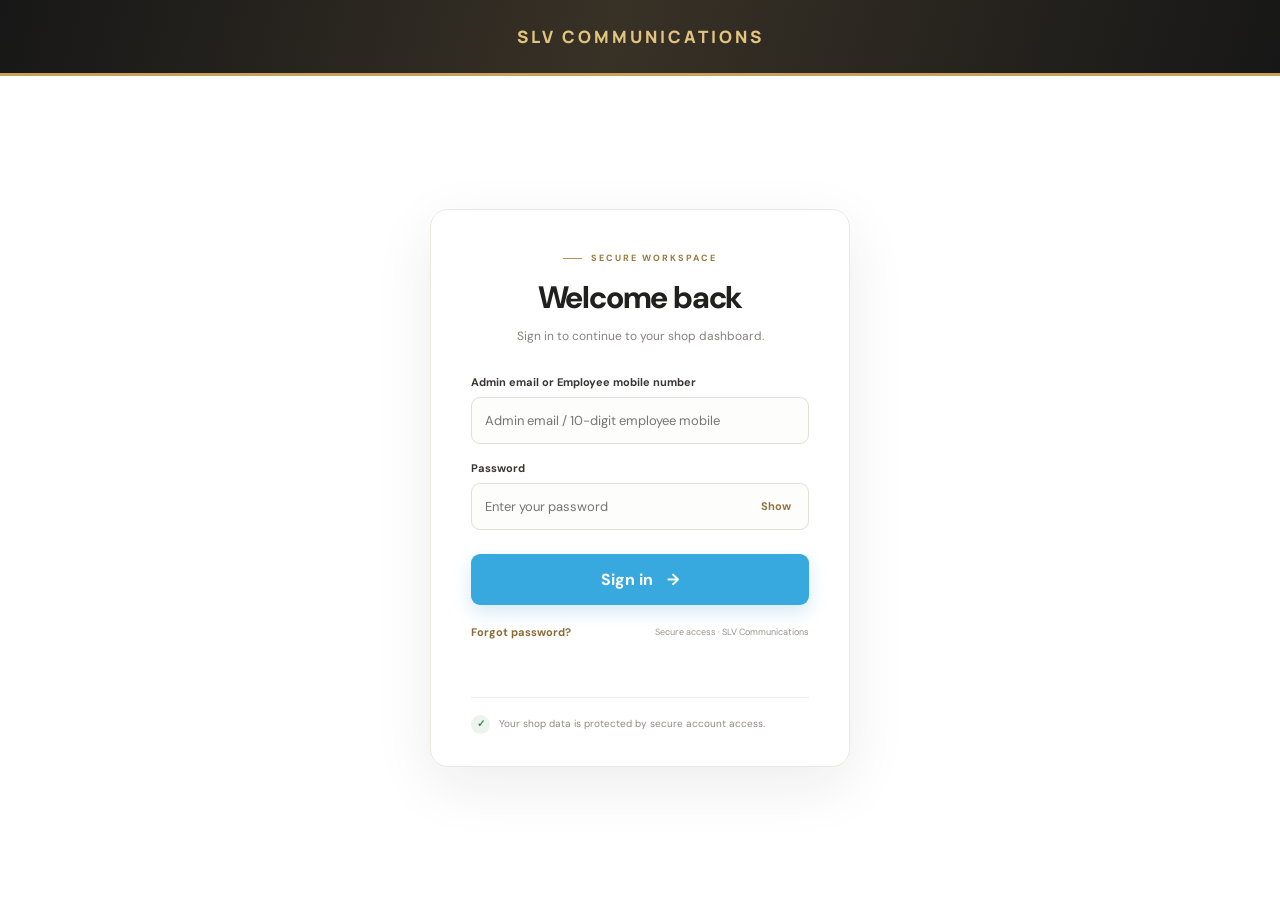
<file: index.html>
<!doctype html>
<html lang="en">
<head>
  <meta charset="utf-8">
  <meta name="viewport" content="width=device-width, initial-scale=1">
  <meta name="theme-color" content="#111111">
  <title>SLV Shop Manager</title>
  <link rel="preconnect" href="https://fonts.googleapis.com">
  <link rel="preconnect" href="https://fonts.gstatic.com" crossorigin>
  <link href="https://fonts.googleapis.com/css2?family=DM+Sans:wght@400;500;600;700&family=Manrope:wght@500;600;700;800&display=swap" rel="stylesheet">
  <link rel="stylesheet" href="./styles.css?v=employee-shift-layout-3">
</head>
<body>
  <main id="login-screen" class="login-shell">
    <section class="login-brand">
      <div class="brand-mark"><span class="brand-line"></span><span>SLV COMMUNICATIONS</span><span class="brand-line"></span></div>
      <div class="brand-copy">
        <div class="eyebrow">SHOP MANAGEMENT SYSTEM</div>
        <h1>One workspace.<br><em>Every service.</em></h1>
        <p>A calmer, faster way to manage billing, wallets and daily shop operations.</p>
      </div>
      <div class="brand-foot">BUILT FOR EVERYDAY BUSINESS</div>
    </section>
    <div class="login-topbar"><span>SLV COMMUNICATIONS</span></div>
    <section class="login-panel">
      <form id="login-form" class="login-card">
        <div class="eyebrow">SECURE WORKSPACE</div>
        <h2>Welcome back</h2>
        <p class="muted">Sign in to continue to your shop dashboard.</p>
        <label for="email">Admin email or Employee mobile number</label>
        <input id="email" type="text" inputmode="text" autocomplete="username" placeholder="Admin email / 10-digit employee mobile" required>
        <label for="password">Password</label>
        <div class="password-wrap"><input id="password" type="password" autocomplete="current-password" placeholder="Enter your password" required><button type="button" id="toggle-password" aria-label="Show password">Show</button></div>
        <button class="primary-btn" type="submit" id="login-btn">Sign in <span>→</span></button>
        <div class="login-actions"><button type="button" id="forgot-password-btn" class="link-btn">Forgot password?</button><span>Secure access · SLV Communications</span></div>
        <div id="login-message" class="message" role="status"></div>
        <div class="login-note">Your shop data is protected by secure account access.</div>
      </form>
    </section>
  </main>

  <main id="app-screen" class="app-shell hidden">
    <aside class="sidebar">
      <div class="sidebar-brand"><div class="brand-symbol">S</div><div><strong>SLV COMMUNICATIONS</strong><small>SHOP MANAGEMENT</small></div></div>
      <div class="nav-label">WORKSPACE</div>
      <button class="nav-item active" data-view="overview"><span>⌂</span> Overview</button>
      <button class="nav-item" data-view="billing"><span>▤</span> Quick Billing</button>
      <button class="nav-item" data-view="quicklinks"><span>↗</span> Quick Links</button>
      <button class="nav-item" data-view="panforms"><span>▧</span> PAN Applications</button>
      <button class="nav-item" data-view="services"><span>▦</span> Services</button>
      <div class="nav-label nav-gap">MANAGEMENT</div>
      <button class="nav-item admin-only" data-view="wallets"><span>◉</span> Wallets</button>
      <button class="nav-item admin-only" data-view="employees"><span>♙</span> Employees</button>
      <button class="nav-item admin-only" data-view="walletaccess"><span>◉</span> Wallet Access</button>
      <button class="nav-item admin-only" data-view="reports"><span>▥</span> Reports</button>
      <div class="nav-label nav-gap">SHOP OPERATIONS</div>
      <button class="nav-item" data-view="drawers"><span>▣</span> Cash Drawers</button>
      <button class="nav-item" data-view="attendance"><span>◷</span> Attendance</button>
      <button class="nav-item" data-view="leave"><span>▤</span> Leave</button>
      <button class="nav-item" data-view="payroll"><span>₹</span> Payroll</button>
      <button class="nav-item" data-view="incentives"><span>★</span> Incentives</button>
      <button class="nav-item" data-view="tasks"><span>☑</span> Work Reminders</button>
      <button class="nav-item" data-view="ucl"><span>⌑</span> UCL Codes</button>
      <button class="nav-item admin-only" data-view="announcements"><span>✦</span> Announcements</button>
      <button class="nav-item admin-only" data-view="inventory"><span>▧</span> Inventory</button>
      <button class="nav-item" data-view="expenses"><span>−</span> Expenses</button>
      <button class="nav-item admin-only" data-view="settlement"><span>▥</span> Night Settlement</button>
      <div class="sidebar-bottom"><div class="secure-dot"></div><span>Secure workspace</span></div>
    </aside>
    <section class="main-area">
      <header class="topbar">
        <div class="topbar-heading"><div class="topbar-brand"><span class="topbar-brand-mark">S</span><span>SLV COMMUNICATIONS</span></div><div><div class="eyebrow" id="greeting">GOOD DAY</div><h2 id="page-title">Overview</h2></div></div>
        <div class="user-area"><div class="profile-menu" id="profile-menu"><button type="button" class="profile-trigger" id="profile-trigger" aria-expanded="false" aria-haspopup="true"><span class="user-meta"><strong id="user-name">Team member</strong><small id="user-role">Employee</small></span><span class="avatar" id="avatar">S</span><span class="profile-chevron">▾</span></button><div class="profile-dropdown hidden" id="profile-dropdown"><div class="profile-dropdown-heading">Account</div><button type="button" id="change-password-btn" class="profile-menu-item">Change password</button><button type="button" id="signout-btn" class="profile-menu-item profile-signout">Sign out</button></div></div></div>
      </header>
      <section id="overview-view" class="view">
        <div class="welcome-row"><div><h1>Your shop, <span>in control.</span></h1><p>Here’s a clear view of today’s operations.</p></div><div class="date-chip" id="today-date"></div></div>
        <div id="employee-announcements" class="employee-announcements"></div>
        <div id="employee-task-reminders" class="employee-announcements"></div>
        <div id="employee-shift-controls" class="employee-shift-controls"></div>
        <div id="employee-wallets" class="employee-announcements"></div>
        <div class="stat-grid">
          <article class="stat-card"><div class="stat-top"><span>Today’s bills</span><span class="stat-icon">▤</span></div><strong id="today-bill-count">0</strong><small id="today-bill-caption">Your billing activity today</small></article>
          <article class="stat-card"><div class="stat-top"><span>Cash position</span><span class="stat-icon">₹</span></div><strong id="cash-position">₹0.00</strong><small id="cash-position-caption">Shop Cash wallet balance</small></article>
          <article class="stat-card"><div class="stat-top"><span>Services active</span><span class="stat-icon">▦</span></div><strong id="service-count">0</strong><small>Available in your workspace</small></article>
        </div>
        <div class="section-heading"><div><h3>Service categories</h3><p>Choose a category to view its services.</p></div></div>
        <div id="category-grid" class="category-grid"><div class="loading-card">Loading categories…</div></div>
        <div class="section-heading service-heading"><div><h3>Services</h3><p id="service-subtitle">Select a category to get started.</p></div><input id="service-search" class="search-input" type="search" placeholder="Search services"></div>
        <div id="service-list" class="service-list"><div class="empty-state">Choose a category above to view services.</div></div>
      </section>
      <section id="other-view" class="view hidden"><div class="empty-panel"><div class="empty-icon">✦</div><h2 id="other-title">Coming next</h2><p>This workspace is being built in focused modules. Your existing website remains untouched.</p></div></section>
    </section>
  </main>

  <section id="password-dialog" class="password-dialog hidden" role="dialog" aria-modal="true" aria-labelledby="password-dialog-title">
    <form id="password-form" class="password-dialog-card">
      <button type="button" id="password-dialog-close" class="dialog-close" aria-label="Close">×</button>
      <div class="eyebrow">ACCOUNT SECURITY</div>
      <h2 id="password-dialog-title">Change password</h2>
      <p id="password-dialog-copy">Verify your current password, then choose a new secure password.</p>
      <label id="current-password-label">Current password<input id="current-password" type="password" autocomplete="current-password" minlength="8"></label>
      <label>New password<input id="new-password" type="password" autocomplete="new-password" minlength="8" required></label>
      <label>Confirm new password<input id="confirm-password" type="password" autocomplete="new-password" minlength="8" required></label>
      <div id="password-dialog-message" class="message" role="status"></div>
      <button class="primary-btn" type="submit" id="password-save-btn">Update password</button>
    </form>
  </section>
  <script>
    window.__slvModuleErrors = [];
    window.addEventListener("error", function(e) {
      window.__slvModuleErrors.push(e.message || "Script loading error");
      var box = document.getElementById("login-message");
      if (box) { box.textContent = "Website script error: " + (e.message || "Unable to load app.js") + ". Refresh the page."; box.style.color = "#b33b34"; }
    });
    window.addEventListener("unhandledrejection", function(e) {
      var reason = e.reason && e.reason.message ? e.reason.message : String(e.reason || "Unknown error");
      window.__slvModuleErrors.push(reason);
      var box = document.getElementById("login-message");
      if (box) { box.textContent = "Website startup error: " + reason; box.style.color = "#b33b34"; }
    });
    window.setTimeout(function() {
      if (!window.__slvAppReady) {
        var box = document.getElementById("login-message");
        if (box && !box.textContent) { box.textContent = "Website app did not start. Please refresh; if it repeats, send this screen to support."; box.style.color = "#b33b34"; }
      }
    }, 5000);
  </script>
  <script src="https://cdn.sheetjs.com/xlsx-0.20.3/package/dist/xlsx.full.min.js"></script>
  <script type="module" src="./app.js?v=shift-auto-start-1"></script>
</body>
</html>
</file>
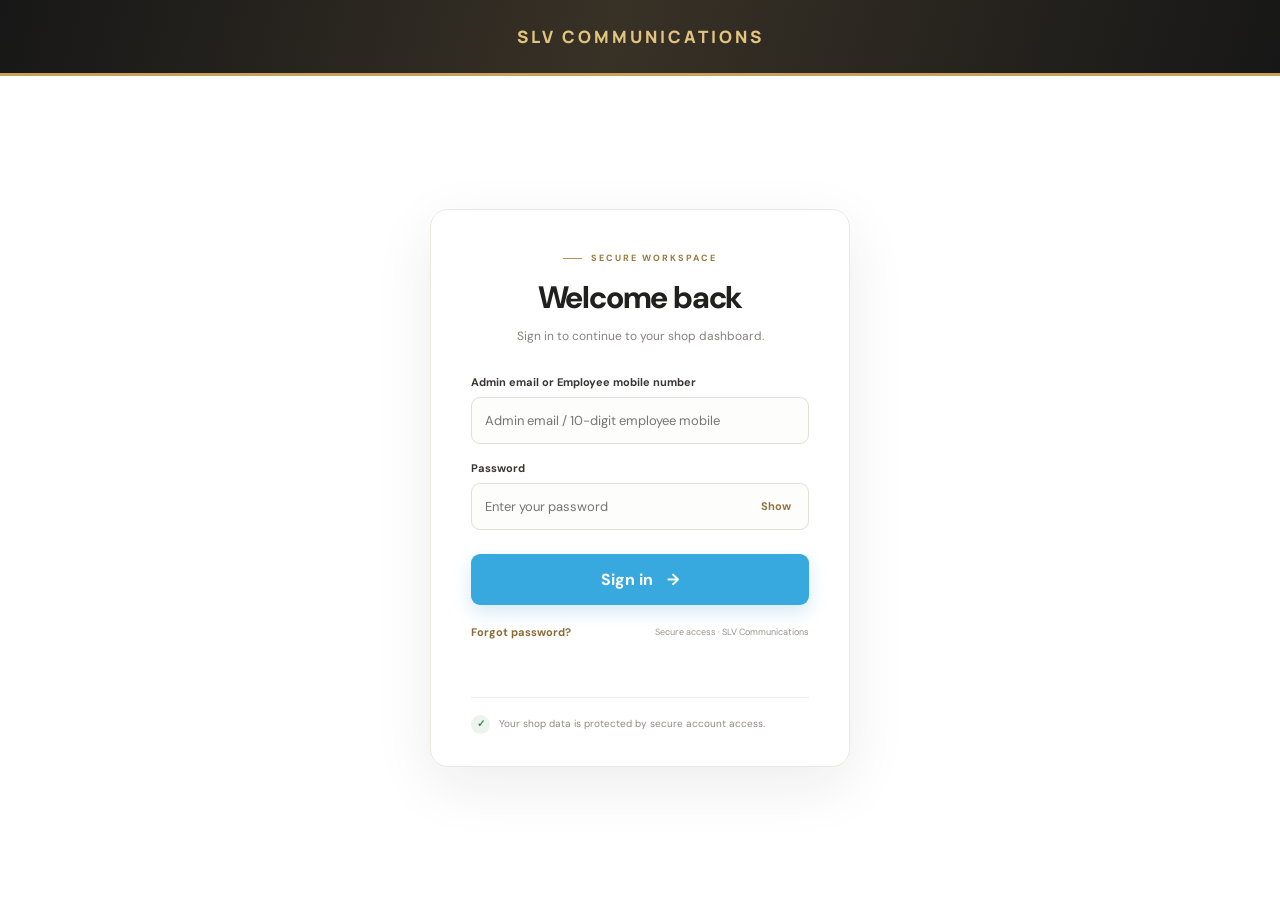
<file: shop-manager-v2/index.html>
<!doctype html>
<html lang="en">
<head>
  <meta charset="utf-8">
  <meta name="viewport" content="width=device-width, initial-scale=1">
  <meta name="theme-color" content="#111111">
  <title>SLV Shop Manager</title>
  <link rel="preconnect" href="https://fonts.googleapis.com">
  <link rel="preconnect" href="https://fonts.gstatic.com" crossorigin>
  <link href="https://fonts.googleapis.com/css2?family=DM+Sans:wght@400;500;600;700&family=Manrope:wght@500;600;700;800&display=swap" rel="stylesheet">
  <link rel="stylesheet" href="./styles.css?v=employee-shift-layout-2">
</head>
<body>
  <main id="login-screen" class="login-shell">
    <section class="login-brand">
      <div class="brand-mark"><span class="brand-line"></span><span>SLV COMMUNICATIONS</span><span class="brand-line"></span></div>
      <div class="brand-copy">
        <div class="eyebrow">SHOP MANAGEMENT SYSTEM</div>
        <h1>One workspace.<br><em>Every service.</em></h1>
        <p>A calmer, faster way to manage billing, wallets and daily shop operations.</p>
      </div>
      <div class="brand-foot">BUILT FOR EVERYDAY BUSINESS</div>
    </section>
    <div class="login-topbar"><span>SLV COMMUNICATIONS</span></div>
    <section class="login-panel">
      <form id="login-form" class="login-card">
        <div class="eyebrow">SECURE WORKSPACE</div>
        <h2>Welcome back</h2>
        <p class="muted">Sign in to continue to your shop dashboard.</p>
        <label for="email">Admin email or Employee mobile number</label>
        <input id="email" type="text" inputmode="text" autocomplete="username" placeholder="Admin email / 10-digit employee mobile" required>
        <label for="password">Password</label>
        <div class="password-wrap"><input id="password" type="password" autocomplete="current-password" placeholder="Enter your password" required><button type="button" id="toggle-password" aria-label="Show password">Show</button></div>
        <button class="primary-btn" type="submit" id="login-btn">Sign in <span>→</span></button>
        <div class="login-actions"><button type="button" id="forgot-password-btn" class="link-btn">Forgot password?</button><span>Secure access · SLV Communications</span></div>
        <div id="login-message" class="message" role="status"></div>
        <div class="login-note">Your shop data is protected by secure account access.</div>
      </form>
    </section>
  </main>

  <main id="app-screen" class="app-shell hidden">
    <aside class="sidebar">
      <div class="sidebar-brand"><div class="brand-symbol">S</div><div><strong>SLV COMMUNICATIONS</strong><small>SHOP MANAGEMENT</small></div></div>
      <div class="nav-label">WORKSPACE</div>
      <button class="nav-item active" data-view="overview"><span>⌂</span> Overview</button>
      <button class="nav-item" data-view="billing"><span>▤</span> Quick Billing</button>
      <button class="nav-item" data-view="quicklinks"><span>↗</span> Quick Links</button>
      <button class="nav-item" data-view="panforms"><span>▧</span> PAN Applications</button>
      <button class="nav-item" data-view="services"><span>▦</span> Services</button>
      <div class="nav-label nav-gap">MANAGEMENT</div>
      <button class="nav-item admin-only" data-view="wallets"><span>◉</span> Wallets</button>
      <button class="nav-item admin-only" data-view="employees"><span>♙</span> Employees</button>
      <button class="nav-item admin-only" data-view="walletaccess"><span>◉</span> Wallet Access</button>
      <button class="nav-item admin-only" data-view="reports"><span>▥</span> Reports</button>
      <div class="nav-label nav-gap">SHOP OPERATIONS</div>
      <button class="nav-item" data-view="drawers"><span>▣</span> Cash Drawers</button>
      <button class="nav-item" data-view="attendance"><span>◷</span> Attendance</button>
      <button class="nav-item" data-view="leave"><span>▤</span> Leave</button>
      <button class="nav-item" data-view="payroll"><span>₹</span> Payroll</button>
      <button class="nav-item" data-view="incentives"><span>★</span> Incentives</button>
      <button class="nav-item" data-view="tasks"><span>☑</span> Work Reminders</button>
      <button class="nav-item" data-view="ucl"><span>⌑</span> UCL Codes</button>
      <button class="nav-item admin-only" data-view="announcements"><span>✦</span> Announcements</button>
      <button class="nav-item admin-only" data-view="inventory"><span>▧</span> Inventory</button>
      <button class="nav-item" data-view="expenses"><span>−</span> Expenses</button>
      <button class="nav-item admin-only" data-view="settlement"><span>▥</span> Night Settlement</button>
      <div class="sidebar-bottom"><div class="secure-dot"></div><span>Secure workspace</span></div>
    </aside>
    <section class="main-area">
      <header class="topbar">
        <div class="topbar-heading"><div class="topbar-brand"><span class="topbar-brand-mark">S</span><span>SLV COMMUNICATIONS</span></div><div><div class="eyebrow" id="greeting">GOOD DAY</div><h2 id="page-title">Overview</h2></div></div>
        <div class="user-area"><div class="profile-menu" id="profile-menu"><button type="button" class="profile-trigger" id="profile-trigger" aria-expanded="false" aria-haspopup="true"><span class="user-meta"><strong id="user-name">Team member</strong><small id="user-role">Employee</small></span><span class="avatar" id="avatar">S</span><span class="profile-chevron">▾</span></button><div class="profile-dropdown hidden" id="profile-dropdown"><div class="profile-dropdown-heading">Account</div><button type="button" id="change-password-btn" class="profile-menu-item">Change password</button><button type="button" id="signout-btn" class="profile-menu-item profile-signout">Sign out</button></div></div></div>
      </header>
      <section id="overview-view" class="view">
        <div class="welcome-row"><div><h1>Your shop, <span>in control.</span></h1><p>Here’s a clear view of today’s operations.</p></div><div class="date-chip" id="today-date"></div></div>
        <div id="employee-announcements" class="employee-announcements"></div>
        <div id="employee-task-reminders" class="employee-announcements"></div>
        <div id="employee-shift-controls" class="employee-shift-controls"></div>
        <div id="employee-wallets" class="employee-announcements"></div>
        <div class="stat-grid">
          <article class="stat-card"><div class="stat-top"><span>Today’s bills</span><span class="stat-icon">▤</span></div><strong id="today-bill-count">0</strong><small id="today-bill-caption">Your billing activity today</small></article>
          <article class="stat-card"><div class="stat-top"><span>Cash position</span><span class="stat-icon">₹</span></div><strong id="cash-position">₹0.00</strong><small id="cash-position-caption">Shop Cash wallet balance</small></article>
          <article class="stat-card"><div class="stat-top"><span>Services active</span><span class="stat-icon">▦</span></div><strong id="service-count">0</strong><small>Available in your workspace</small></article>
        </div>
        <div class="section-heading"><div><h3>Service categories</h3><p>Choose a category to view its services.</p></div></div>
        <div id="category-grid" class="category-grid"><div class="loading-card">Loading categories…</div></div>
        <div class="section-heading service-heading"><div><h3>Services</h3><p id="service-subtitle">Select a category to get started.</p></div><input id="service-search" class="search-input" type="search" placeholder="Search services"></div>
        <div id="service-list" class="service-list"><div class="empty-state">Choose a category above to view services.</div></div>
      </section>
      <section id="other-view" class="view hidden"><div class="empty-panel"><div class="empty-icon">✦</div><h2 id="other-title">Coming next</h2><p>This workspace is being built in focused modules. Your existing website remains untouched.</p></div></section>
    </section>
  </main>

  <section id="password-dialog" class="password-dialog hidden" role="dialog" aria-modal="true" aria-labelledby="password-dialog-title">
    <form id="password-form" class="password-dialog-card">
      <button type="button" id="password-dialog-close" class="dialog-close" aria-label="Close">×</button>
      <div class="eyebrow">ACCOUNT SECURITY</div>
      <h2 id="password-dialog-title">Change password</h2>
      <p id="password-dialog-copy">Verify your current password, then choose a new secure password.</p>
      <label id="current-password-label">Current password<input id="current-password" type="password" autocomplete="current-password" minlength="8"></label>
      <label>New password<input id="new-password" type="password" autocomplete="new-password" minlength="8" required></label>
      <label>Confirm new password<input id="confirm-password" type="password" autocomplete="new-password" minlength="8" required></label>
      <div id="password-dialog-message" class="message" role="status"></div>
      <button class="primary-btn" type="submit" id="password-save-btn">Update password</button>
    </form>
  </section>
  <script>
    window.__slvModuleErrors = [];
    window.addEventListener("error", function(e) {
      window.__slvModuleErrors.push(e.message || "Script loading error");
      var box = document.getElementById("login-message");
      if (box) { box.textContent = "Website script error: " + (e.message || "Unable to load app.js") + ". Refresh the page."; box.style.color = "#b33b34"; }
    });
    window.addEventListener("unhandledrejection", function(e) {
      var reason = e.reason && e.reason.message ? e.reason.message : String(e.reason || "Unknown error");
      window.__slvModuleErrors.push(reason);
      var box = document.getElementById("login-message");
      if (box) { box.textContent = "Website startup error: " + reason; box.style.color = "#b33b34"; }
    });
    window.setTimeout(function() {
      if (!window.__slvAppReady) {
        var box = document.getElementById("login-message");
        if (box && !box.textContent) { box.textContent = "Website app did not start. Please refresh; if it repeats, send this screen to support."; box.style.color = "#b33b34"; }
      }
    }, 5000);
  </script>
  <script src="https://cdn.sheetjs.com/xlsx-0.20.3/package/dist/xlsx.full.min.js"></script>
  <script type="module" src="./app.js?v=cash-to-upi-deduct-4"></script>
</body>
</html>
</file>
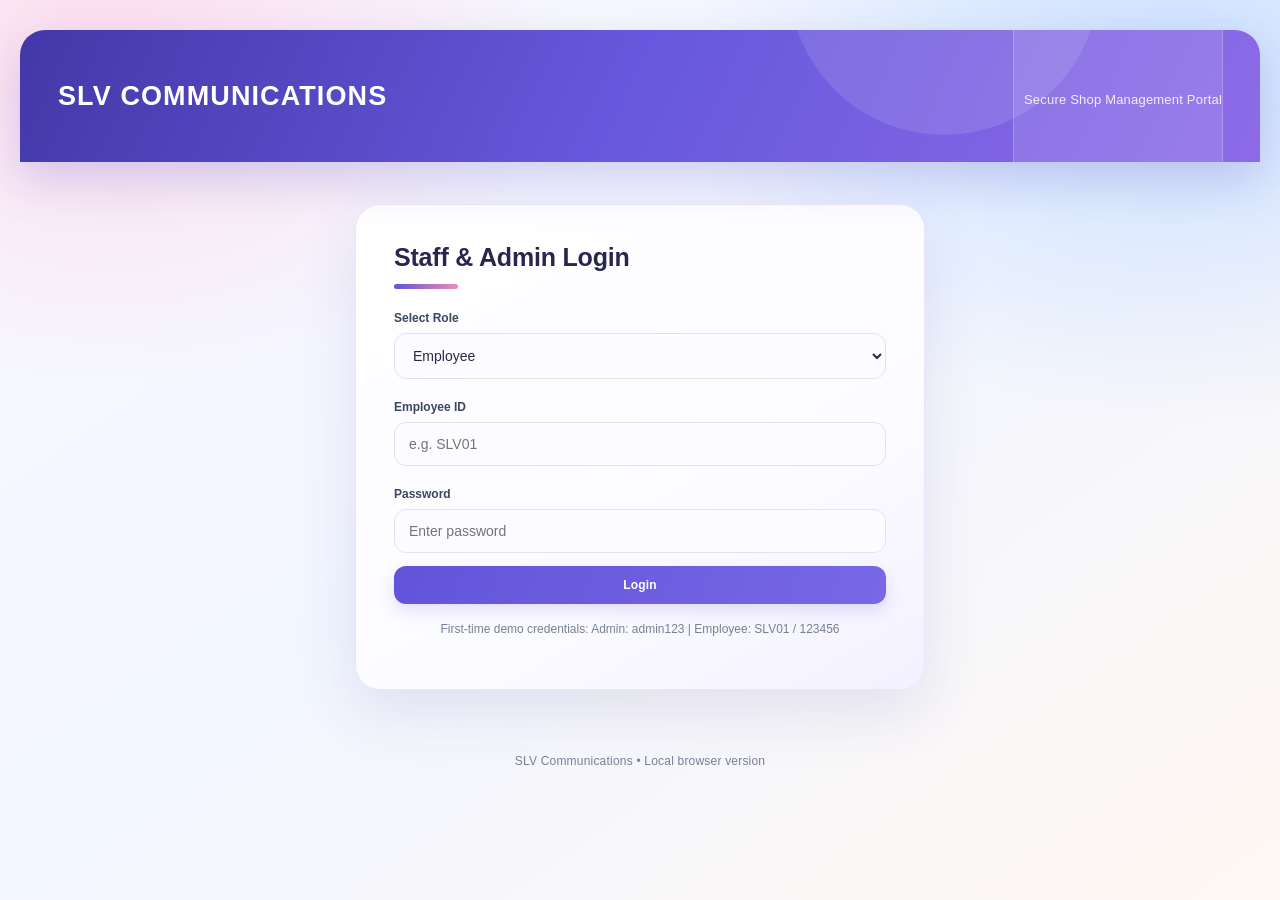
<file: slv-index.html>
<!DOCTYPE html>
<html lang="te">
<head>
<meta charset="UTF-8">
<meta name="viewport" content="width=device-width, initial-scale=1.0">
<title>SLV Communications | Shop Management</title>
<style>
:root{--blue:#1a73e8;--blue-dark:#1558b0;--green:#137333;--red:#c5221f;--orange:#f9ab00;--bg:#f0f2f5;--ink:#202124;--muted:#5f6368;--line:#e2e8f0}
*{box-sizing:border-box}
body{font-family:Arial,sans-serif;background:var(--bg);margin:0;padding:16px;color:var(--ink);min-height:100vh}
.app{width:100%;max-width:760px;margin:0 auto}
.main-header{background:var(--blue);color:#fff;padding:15px;text-align:center;border-radius:10px 10px 0 0}
.header-title{font-size:19px;font-weight:800;letter-spacing:.4px}
.sub-title{font-size:12px;opacity:.95;margin-top:4px}
.card{background:#fff;border-radius:0 0 12px 12px;box-shadow:0 4px 15px rgba(0,0,0,.09);padding:18px;margin-bottom:14px}
h2,h3,h4{margin:0 0 12px}
h3{font-size:17px}
h4{font-size:14px}
label{display:block;font-size:12px;font-weight:700;margin:8px 0 4px}
input,select,textarea{width:100%;padding:11px;margin:4px 0 9px;border:1px solid #c9cdd2;border-radius:7px;font-size:14px;background:#fff}
textarea{min-height:70px;resize:vertical}
button,.link-button{border:0;border-radius:7px;padding:11px 13px;font-size:13px;font-weight:700;cursor:pointer;background:var(--blue);color:#fff;margin:4px 3px 4px 0}
button:hover{filter:brightness(.95)}
.btn-secondary{background:#5f6368}.btn-green{background:var(--green)}.btn-red{background:var(--red)}.btn-orange{background:var(--orange);color:#222}
.btn-small{padding:6px 9px;font-size:11px}
.section-box,.slab-box{background:#f8f9fa;border:1px solid var(--line);padding:12px;border-radius:8px;margin:10px 0}
.section-box h4{margin-bottom:8px}
.banner{display:none;background:#fce8e6;border:2px solid var(--red);color:var(--red);padding:11px;border-radius:8px;font-weight:bold;text-align:center;margin-bottom:12px;font-size:13px}
.grid{display:grid;grid-template-columns:repeat(auto-fit,minmax(150px,1fr));gap:9px}
.tile{background:#e8f0fe;border:1px solid #d2e3fc;color:#0b57d0;border-radius:8px;padding:14px;text-align:center;font-weight:700;cursor:pointer}
.tile span{display:block;font-size:23px;margin-bottom:5px}
.row{display:flex;gap:8px;align-items:center;flex-wrap:wrap}
.row>*{flex:1;min-width:100px}
.emp-row,.leave-row,.tx-row{display:flex;justify-content:space-between;align-items:center;gap:8px;padding:9px 0;border-bottom:1px solid #eee;font-size:12px}
.emp-row>div:first-child,.leave-row>div:first-child,.tx-row>div:first-child{flex:1}
.muted{color:var(--muted);font-size:12px}
.total{background:#e8f0fe;color:#0b57d0;padding:13px;border-radius:8px;text-align:center;font-size:18px;font-weight:800;margin:12px 0}
.hidden{display:none!important}
.topbar{display:flex;justify-content:space-between;align-items:center;gap:8px;margin-bottom:10px;flex-wrap:wrap}
.topbar strong{font-size:13px}
hr{border:0;border-top:1px solid #eee;margin:14px 0}
#cartContainer .slab-box{position:relative}
.remove-row{float:right;background:var(--red);padding:4px 8px;font-size:10px}
table{width:100%;border-collapse:collapse;font-size:12px}
th,td{text-align:left;padding:8px;border-bottom:1px solid #eee}
@media(max-width:480px){body{padding:8px}.card{padding:13px}.header-title{font-size:16px}.emp-row{align-items:flex-start}}

/* ===== SLV PREMIUM WEBSITE THEME ===== */
:root{
 --blue:#2457d6;--blue-dark:#173b9b;--green:#168653;--red:#d94343;
 --orange:#f4a623;--bg:#f4f6fb;--ink:#172033;--muted:#697386;--line:#e7ebf3;
 --surface:#fff;--shadow:0 14px 38px rgba(25,42,85,.09)
}
body{
 font-family:Inter,"Segoe UI",Arial,sans-serif;
 background:radial-gradient(circle at 8% 0%,#e7edff 0,transparent 32%),linear-gradient(135deg,#f6f8fc,#eef2f9);
 padding:28px 18px;color:var(--ink)
}
.app{max-width:1080px}
.main-header{
 position:relative;overflow:hidden;text-align:left;padding:25px 30px;
 border-radius:18px 18px 0 0;
 background:linear-gradient(115deg,#142c68 0%,#2457d6 58%,#4e82f5 100%);
 box-shadow:0 12px 28px rgba(36,87,214,.2)
}
.main-header:before,.main-header:after{
 content:"";position:absolute;border-radius:50%;pointer-events:none;
 background:rgba(255,255,255,.09)
}
.main-header:before{width:230px;height:230px;right:8%;top:-150px}
.main-header:after{width:140px;height:140px;right:-35px;bottom:-90px}
.header-title{font-size:24px;letter-spacing:1.2px;position:relative;z-index:1}
.sub-title{font-size:13px;margin-top:7px;position:relative;z-index:1;letter-spacing:.2px}
.card{
 border-radius:0 0 18px 18px;padding:26px 30px;margin-bottom:20px;
 box-shadow:var(--shadow);border:1px solid rgba(230,235,245,.9);border-top:0
}
#loginView{max-width:540px;margin-left:auto;margin-right:auto;padding:32px}
#loginView h3{font-size:23px;text-align:left!important;margin-bottom:22px}
#loginView h3:after{content:"";display:block;width:48px;height:4px;background:var(--blue);border-radius:8px;margin-top:12px}
h3{font-size:19px;color:#182744;letter-spacing:-.2px}
h4{font-size:15px;color:#243452}
label{font-size:12px;color:#394760;margin-top:12px}
input,select,textarea{
 border:1px solid #dce2ed;border-radius:9px;padding:12px 13px;
 background:#fbfcff;color:#172033;transition:border-color .18s,box-shadow .18s
}
input:focus,select:focus,textarea:focus{
 outline:none;border-color:#6b91f0;box-shadow:0 0 0 3px rgba(36,87,214,.12);background:#fff
}
button{
 border-radius:9px;padding:11px 16px;font-size:12px;letter-spacing:.15px;
 box-shadow:0 3px 8px rgba(25,42,85,.08);transition:transform .15s,filter .15s,box-shadow .15s
}
button:hover{filter:brightness(1.04);transform:translateY(-1px);box-shadow:0 6px 13px rgba(25,42,85,.13)}
button:active{transform:translateY(0)}
.btn-secondary{background:#647084}.btn-green{background:#168653}.btn-red{background:#d94343}
.btn-orange{background:#f4b544;color:#352400}
.section-box{
 background:linear-gradient(145deg,#fff,#f9fbff);border:1px solid #e7ebf3;
 border-radius:13px;padding:18px;margin:14px 0;box-shadow:0 4px 13px rgba(30,50,90,.035)
}
.section-box[style*="border-left"]{border-left-width:4px!important}
.slab-box{background:#f8faff;border:1px solid #e8edf6;border-radius:10px;padding:14px}
.banner{border-radius:11px}
.grid{gap:13px}
.tile{
 background:linear-gradient(145deg,#f0f5ff,#e5edff);border:1px solid #d9e4ff;
 color:#214ba9;border-radius:13px;padding:20px 12px;min-height:95px;
 box-shadow:0 5px 14px rgba(36,87,214,.06);transition:.18s
}
.tile:hover{transform:translateY(-3px);box-shadow:0 10px 20px rgba(36,87,214,.12)}
.tile span{font-size:27px}
.total{
 background:linear-gradient(110deg,#eaf1ff,#f1f5ff);border:1px solid #dce7ff;
 color:#1e4eb7;border-radius:12px;padding:16px
}
.topbar{padding-bottom:13px;border-bottom:1px solid #edf0f6;margin-bottom:17px}
.topbar strong{font-size:16px;color:#1b2c4b}
.emp-row,.leave-row,.tx-row{padding:12px 3px;font-size:13px}
.muted{color:#758096;line-height:1.55}
hr{border-top:1px solid #e9edf4}
#adminView,#employeeView,#servicesView{min-height:350px}
#adminView>.section-box:first-of-type{margin-top:5px}
#employeeView .slab-box{padding:16px}
#drawerCash{font-size:25px}
footer{font-size:11px;letter-spacing:.2px}
@media(max-width:600px){
 body{padding:10px 8px}
 .app{max-width:100%}
 .main-header{padding:20px 18px;border-radius:14px 14px 0 0}
 .header-title{font-size:19px}
 .card{padding:17px 14px;border-radius:0 0 14px 14px}
 #loginView{padding:22px 17px}
 #loginView h3{font-size:20px}
 .row{gap:5px}
 .row>*{min-width:calc(50% - 5px)}
 .topbar{align-items:center}
 button{padding:10px 12px}
}


/* ===== PROFESSIONAL DASHBOARD LAYOUT ===== */
.app{max-width:1180px}
.main-header{
  display:flex;align-items:center;justify-content:space-between;gap:18px;
  padding:24px 32px;border-radius:20px 20px 0 0
}
.main-header:after{right:5%;bottom:-100px}
.header-title{font-size:25px;font-weight:850}
.sub-title{max-width:420px}
.main-header:after{
  content:"LOCAL BUSINESS PORTAL";position:absolute;right:30px;top:50%;
  transform:translateY(-50%);font-size:10px;letter-spacing:1.5px;font-weight:800;
  color:rgba(255,255,255,.78);background:rgba(255,255,255,.12);
  border:1px solid rgba(255,255,255,.2);border-radius:30px;padding:9px 14px
}
.card{padding:30px 32px;border-radius:0 0 20px 20px}
#loginView{
  max-width:560px;margin:34px auto;padding:38px;
  border-radius:20px;border:1px solid #e5eaf4
}
#loginView h3{font-size:25px}
#adminView{
  display:grid;grid-template-columns:repeat(2,minmax(0,1fr));
  gap:20px;align-items:start
}
#adminView.hidden{display:none!important}
#adminView>.topbar,#adminView>button:last-child{grid-column:1/-1}
#adminView>.topbar{margin:0 0 2px;padding:0 0 16px}
#adminView>.section-box{
  margin:0;height:100%;padding:21px;background:#fff;
  border:1px solid #e5eaf3;border-radius:16px;
  box-shadow:0 7px 22px rgba(28,45,85,.045)
}
#adminView>.section-box:nth-of-type(2){background:linear-gradient(145deg,#fff,#f7f9ff)}
#adminView>.section-box:nth-of-type(3){background:linear-gradient(145deg,#fff,#fffcf4)}
#adminView>.section-box:nth-of-type(4){background:linear-gradient(145deg,#fff,#f4fbf7)}
#adminView>.section-box:nth-of-type(5),
#adminView>.section-box:nth-of-type(6),
#adminView>.section-box:nth-of-type(7){grid-column:1/-1}
#adminView>.section-box h4{
  display:flex;align-items:center;gap:8px;font-size:16px;
  padding-bottom:13px;border-bottom:1px solid #edf0f6;margin-bottom:14px
}
#adminView>.section-box .muted{font-size:12px}
#adminView>.section-box input,#adminView>.section-box select{margin-bottom:7px}
#employeeView{padding:28px 32px}
#employeeView .slab-box{
  display:inline-block;vertical-align:top;width:calc(50% - 8px);
  min-height:92px;margin:8px 8px 10px 0;border-radius:15px;
  border:1px solid #e6ebf4;padding:18px
}
#employeeView .grid{grid-template-columns:repeat(2,minmax(0,1fr))}
#employeeView .tile{min-height:112px}
#employeeView>h3{margin-top:24px!important;padding-bottom:10px;border-bottom:1px solid #edf0f6}
#employeeView>input{max-width:560px}
#employeeView>.section-box{margin-top:22px}
#servicesView{padding:28px 32px}
#servicesView .slab-box{background:#fff;border:1px solid #e5eaf3;border-radius:14px;padding:18px;margin:14px 0}
#servicesView .total{font-size:21px;padding:20px}
#servicesView>button.btn-orange{margin-top:12px}
#cartContainer{display:grid;grid-template-columns:repeat(2,minmax(0,1fr));gap:14px}
#cartContainer .slab-box{margin:0;min-width:0}
#cartContainer input,#cartContainer select{min-width:0}
.emp-row,.leave-row,.tx-row{gap:14px}
table{background:#fff;border-radius:10px;overflow:hidden}
th{background:#f3f6fc;color:#344363;font-weight:800}
footer{padding:18px!important}
@media(max-width:760px){
  body{padding:8px}
  .main-header{display:block;padding:20px 18px}
  .main-header:after{display:none}
  .header-title{font-size:20px}
  .card{padding:18px 14px}
  #adminView{grid-template-columns:1fr;gap:13px}
  #adminView>.section-box,#adminView>.section-box:nth-of-type(n){grid-column:1}
  #adminView>.topbar,#adminView>button:last-child{grid-column:1}
  #adminView>.section-box{padding:16px}
  #employeeView .slab-box{width:100%;margin:7px 0;min-height:unset}
  #employeeView .grid{grid-template-columns:1fr}
  #cartContainer{grid-template-columns:1fr}
  #loginView{margin:18px auto;padding:24px 18px}
  #servicesView{padding:18px 14px}
}


/* ===== CREATIVE WORKSPACE / CANVA-INSPIRED VISUAL REFRESH ===== */
:root{
  --blue:#6254d9;--blue-dark:#4537b7;--green:#159b78;--orange:#f29b38;
  --bg:#f7f6ff;--ink:#20213a;--muted:#777891;--line:#ecebfa;
}
body{
  background:
    radial-gradient(ellipse at 8% 5%,rgba(255,190,215,.45),transparent 28%),
    radial-gradient(ellipse at 92% 8%,rgba(172,207,255,.55),transparent 30%),
    linear-gradient(145deg,#faf8ff 0%,#f2f6ff 48%,#fff8f3 100%);
  color:var(--ink);padding:30px 20px;
}
.app{max-width:1240px}
.main-header{
  min-height:132px;padding:30px 38px;border-radius:25px 25px 0 0;
  background:linear-gradient(115deg,#4338a8 0%,#6658dc 48%,#8d6be8 100%);
  box-shadow:0 18px 45px rgba(83,72,190,.22);
}
.main-header:before{width:310px;height:310px;right:13%;top:-205px;background:rgba(255,255,255,.11)}
.main-header:after{
  width:180px;height:180px;right:3%;bottom:-120px;
  background:rgba(255,255,255,.12);content:"";
}
.header-title{font-size:27px;letter-spacing:1.1px;font-weight:900}
.sub-title{font-size:13px;opacity:.88}
.card{
  background:rgba(255,255,255,.96);border:1px solid rgba(231,229,250,.95);
  border-radius:0 0 25px 25px;padding:34px 38px;
  box-shadow:0 18px 55px rgba(52,54,110,.09);
}
h3{color:#28264f;font-size:21px}
h4{color:#393568;font-size:15px}
#loginView{
  max-width:570px;margin:42px auto;border-radius:25px;
  border:1px solid #e9e6fb;padding:38px;
  box-shadow:0 22px 60px rgba(72,64,155,.12);
  background:linear-gradient(150deg,#fff 0%,#fcfbff 65%,#f3f1ff 100%);
}
#loginView h3{font-size:25px}
#loginView h3:after{width:64px;height:5px;background:linear-gradient(90deg,#6254d9,#f08bb5)}
input,select,textarea{
  border:1px solid #e3e2f2;border-radius:12px;background:#fcfbff;
  padding:13px 14px;color:#292744;
}
input:focus,select:focus,textarea:focus{
  border-color:#8c80ed;box-shadow:0 0 0 4px rgba(98,84,217,.12)
}
button{
  border-radius:12px;padding:12px 17px;
  background:linear-gradient(110deg,#6254d9,#7868e8);
  box-shadow:0 7px 16px rgba(98,84,217,.17);
}
button:hover{box-shadow:0 10px 22px rgba(98,84,217,.23)}
.btn-green{background:linear-gradient(110deg,#159b78,#27b58c)}
.btn-orange{background:linear-gradient(110deg,#f2a13d,#f6bd63);color:#432b0b}
.btn-red{background:linear-gradient(110deg,#dc5b70,#ee7d8d)}
.btn-secondary{background:linear-gradient(110deg,#68718c,#8992ad)}
.section-box{
  position:relative;overflow:hidden;background:#fff;
  border:1px solid #ecebfa;border-radius:19px;padding:22px;
  box-shadow:0 9px 26px rgba(55,53,112,.055);
}
.section-box:before{
  content:"";position:absolute;left:0;top:0;bottom:0;width:4px;
  background:linear-gradient(180deg,#7b6ce8,#e69ac3);opacity:.85
}
.section-box h4{font-size:16px;margin-bottom:14px}
.slab-box{
  border:1px solid #eae8f7;border-radius:15px;
  background:linear-gradient(135deg,#fff,#faf9ff);padding:17px;
}
#adminView{
  grid-template-columns:repeat(2,minmax(0,1fr));gap:22px;
}
#adminView>.section-box:nth-of-type(2){background:linear-gradient(140deg,#fff,#f5f3ff)}
#adminView>.section-box:nth-of-type(3){background:linear-gradient(140deg,#fff,#fff6f8)}
#adminView>.section-box:nth-of-type(4){background:linear-gradient(140deg,#fff,#f0fbf7)}
#adminView>.section-box:nth-of-type(5){background:linear-gradient(140deg,#fff,#f4f8ff)}
#adminView>.section-box:nth-of-type(6){background:linear-gradient(140deg,#fff,#fff9ef)}
#adminView>.section-box:nth-of-type(7){background:linear-gradient(140deg,#fff,#f8f5ff)}
.tile{
  min-height:120px;border-radius:18px;border:1px solid #e5e1fb;
  background:linear-gradient(145deg,#f2efff,#e9eaff);
  color:#4c43a8;box-shadow:0 9px 22px rgba(92,80,190,.09);
}
.tile:nth-child(3n+2){background:linear-gradient(145deg,#fff0f5,#ffe8ef);color:#a84e79}
.tile:nth-child(3n){background:linear-gradient(145deg,#eafaf5,#dcf5ec);color:#17775e}
.tile span{font-size:30px}
.total{
  color:#4b40b0;background:linear-gradient(110deg,#f0edff,#e9f1ff);
  border:1px solid #e3defe;border-radius:16px;padding:19px;
}
.topbar{padding-bottom:16px;border-bottom:1px solid #efedfa}
.topbar strong{font-size:17px;color:#302c64}
.emp-row,.leave-row,.tx-row{border-bottom:1px solid #f0eff8;padding:14px 5px}
.banner{border-radius:14px}
table{border:1px solid #ecebfa;border-radius:13px;overflow:hidden}
th{background:#f1efff;color:#4a438d}
footer{padding:20px!important;color:#8988a3}
@media(max-width:760px){
 body{padding:10px 8px}
 .main-header{min-height:unset;padding:23px 19px;border-radius:18px 18px 0 0}
 .header-title{font-size:21px}
 .card{padding:20px 15px;border-radius:0 0 18px 18px}
 #adminView{grid-template-columns:1fr;gap:14px}
 #adminView>.section-box,#adminView>.section-box:nth-of-type(n){grid-column:1}
 #adminView>.section-box{padding:17px}
 #loginView{margin:20px auto;padding:25px 19px;border-radius:19px}
 .tile{min-height:100px}
}


/* Monthly target wallet */
.target-wallet-section{grid-column:1/-1!important;background:linear-gradient(135deg,#fff 0%,#f7f4ff 55%,#f1f7ff 100%)!important}
.target-metrics{display:grid;grid-template-columns:repeat(3,minmax(0,1fr));gap:13px;margin:18px 0}
.target-metric{padding:17px;border:1px solid #e8e4fb;border-radius:15px;background:rgba(255,255,255,.85);display:flex;flex-direction:column;gap:8px}
.target-metric span{font-size:12px;color:#77758f;font-weight:700}
.target-metric strong{font-size:21px;color:#4d42b5}
.target-progress-track{height:14px;background:#e7e4f6;border-radius:20px;overflow:hidden}
.target-progress-bar{height:100%;width:0;background:linear-gradient(90deg,#6555dc,#29b58b);border-radius:20px;transition:width .3s ease}
.target-progress-label{display:flex;justify-content:space-between;gap:12px;margin-top:9px;font-size:12px;color:#696782}
.daily-profit-history{margin-top:18px;padding-top:14px;border-top:1px solid #e9e6f7}
.daily-profit-row{display:flex;justify-content:space-between;padding:9px 4px;border-bottom:1px solid #eeedf6;font-size:13px}
.daily-profit-row b{color:#188366}
@media(max-width:760px){.target-metrics{grid-template-columns:1fr}.target-wallet-section{grid-column:1!important}}


#profitSlabFields textarea{font-family:ui-monospace,SFMono-Regular,Consolas,monospace;line-height:1.65}
#profitSlabFields{padding:12px;margin:8px 0 14px;border:1px dashed #c9c2f4;border-radius:13px;background:#faf9ff}


/* Editable service rule controls */
#servicesAdminList .emp-row{display:flex;align-items:center;flex-wrap:wrap}
#servicesAdminList .emp-row button{flex:0 0 auto}


/* Employee hamburger navigation and per-employee wallet access */
.employee-topbar{display:flex;align-items:center;gap:14px}
.employee-topbar strong{flex:1}
.hamburger-btn{width:46px;height:42px;padding:0;font-size:23px;border-radius:12px}
.employee-side-menu{position:fixed;z-index:1002;left:0;top:0;bottom:0;width:min(320px,84vw);padding:20px;background:#fff;box-shadow:18px 0 50px rgba(28,25,75,.2);transform:translateX(-110%);transition:transform .25s ease;display:flex;flex-direction:column;gap:9px}
.employee-side-menu.open{transform:translateX(0)}
.menu-shade{position:fixed;inset:0;background:rgba(21,20,45,.38);z-index:1001;opacity:0;pointer-events:none;transition:opacity .2s}
.menu-shade.open{opacity:1;pointer-events:auto}
.side-menu-head{display:flex;justify-content:space-between;align-items:center;padding:8px 0 20px;border-bottom:1px solid #ecebfa;color:#4439a4}
.side-menu-head button{width:36px;padding:7px}
.side-menu-link{width:100%;text-align:left;background:#f5f3ff;color:#39336f;box-shadow:none}
.side-menu-caption{font-size:11px;text-transform:uppercase;letter-spacing:1px;color:#8a87a7;font-weight:800;margin:18px 4px 3px}
.assigned-wallet-list{display:flex;flex-direction:column;gap:8px}
.assigned-wallet-item{display:flex;justify-content:space-between;gap:8px;padding:10px 11px;border:1px solid #eae8f7;border-radius:11px;font-size:13px}
.assigned-wallet-item b{color:#168364}
.side-logout{margin-top:auto;background:#fff0f2;color:#b84458}
.employee-wallet-assignment{min-width:210px;display:flex;flex-direction:column;gap:6px}
.employee-wallet-assignment label{font-size:12px;font-weight:700;color:#625f7d}
.employee-wallet-assignment select{min-width:210px;max-width:260px;padding:7px;height:auto}
#empListContainer .emp-row{align-items:flex-start;flex-wrap:wrap}
@media(max-width:760px){
 .employee-wallet-assignment{width:100%}
 .employee-wallet-assignment select{width:100%;max-width:none}
 #empListContainer .emp-row{display:flex}
}


/* Admin sidebar navigation: show one selected workspace section at a time */
.admin-topbar{display:flex;align-items:center;gap:14px}
.admin-topbar strong{flex:1}
#adminView{display:block}
#adminView>.admin-section{display:none;margin-top:18px}
#adminView>.admin-section.active-admin-section{display:block;animation:adminSectionIn .18s ease-out}
#adminView>.topbar{margin-bottom:10px}
.admin-side-menu{width:min(340px,88vw)}
.admin-side-menu .side-menu-link{padding:13px 14px;text-align:left}
@keyframes adminSectionIn{from{opacity:.65;transform:translateY(5px)}to{opacity:1;transform:translateY(0)}}
@media(max-width:760px){
 #adminView{display:block}
 #adminView>.admin-section.active-admin-section{width:100%}
 .admin-topbar strong{font-size:14px}
}


/* Admin always-visible horizontal wallet summary */
.admin-wallet-top-strip{
  position:relative;z-index:1;margin:0 0 22px;padding:15px 17px 17px;
  border:1px solid #e8e4fb;border-radius:18px;
  background:linear-gradient(110deg,#f5f2ff 0%,#f1f7ff 55%,#effaf6 100%);
  box-shadow:0 8px 24px rgba(65,55,145,.07)
}
.wallet-strip-heading{font-size:13px;font-weight:850;color:#49418e;margin-bottom:11px}
.admin-wallet-top-cards{
  display:flex;gap:12px;overflow-x:auto;padding:2px 2px 8px;
  scrollbar-width:thin;scroll-snap-type:x proximity
}
.admin-wallet-chip{
  flex:0 0 190px;min-width:190px;display:flex;flex-direction:column;
  align-items:flex-start;gap:7px;text-align:left;padding:13px 15px;
  border:1px solid #e6e2fa;border-radius:14px;background:#fff;
  color:#302d58;box-shadow:0 5px 15px rgba(60,53,130,.07);
  scroll-snap-align:start
}
.admin-wallet-chip:hover{transform:translateY(-2px)}
.admin-wallet-chip-name{font-size:12px;color:#77728f;font-weight:750;max-width:100%;overflow:hidden;text-overflow:ellipsis;white-space:nowrap}
.admin-wallet-chip-balance{font-size:20px;color:#178367;font-weight:900}
.admin-wallet-chip small{font-size:10px;color:#88849f}
@media(max-width:760px){
 .admin-wallet-top-strip{margin-bottom:15px;padding:12px}
 .admin-wallet-chip{flex-basis:158px;min-width:158px;padding:11px}
 .admin-wallet-chip-balance{font-size:18px}
}


/* Cash wallet transaction panel */
.cash-wallet-summary{display:flex;justify-content:space-between;align-items:center;gap:12px;padding:17px;margin:12px 0;border-radius:15px;background:linear-gradient(110deg,#eafaf4,#edf4ff);border:1px solid #dcefe8}
.cash-wallet-summary span{font-size:13px;font-weight:750;color:#52677b}
.cash-wallet-summary strong{font-size:24px;color:#168364}
.cash-history-row{display:flex;justify-content:space-between;gap:12px;align-items:center;font-size:12px}
.cash-history-row b{white-space:nowrap}
.cash-wallet-employee-card{display:flex;align-items:center;justify-content:space-between;gap:10px;padding:17px 20px;margin:15px 0;border:1px solid #dcefe8;border-radius:16px;background:linear-gradient(110deg,#eafaf4,#f0f5ff)}
.cash-wallet-employee-card span{font-size:13px;font-weight:800;color:#52677b}
.cash-wallet-employee-card strong{font-size:23px;color:#168364}
.cash-wallet-employee-card small{font-size:11px;color:#77758f}
@media(max-width:760px){.cash-wallet-employee-card{flex-wrap:wrap}.cash-wallet-employee-card small{width:100%}.cash-history-row{align-items:flex-start;flex-wrap:wrap}}


/* Employee shift close cash denomination tally */
.shift-close-trigger{width:100%;margin:16px 0}
.shift-close-panel{margin:16px 0;padding:20px;border:1px solid #e5e1f8;border-radius:18px;background:linear-gradient(145deg,#fff,#f7f5ff)}
.denomination-grid{display:grid;grid-template-columns:repeat(3,minmax(0,1fr));gap:10px;margin:15px 0}
.denomination-grid label,.shift-wallet-check-row label{font-size:12px;font-weight:750;color:#625f7d}
.denomination-grid input,.shift-wallet-check-row input{width:100%;margin-top:6px}
.cash-count-total{padding:14px;border-radius:12px;background:#eafaf4;color:#167b5f;font-size:18px}
.cash-tally-result{margin:12px 0;padding:12px;border-radius:10px;background:#f1efff;font-weight:800}
.shift-wallet-check-row{padding:12px 0;border-bottom:1px solid #ebe9f5}
.shift-report-card{padding:14px;margin:10px 0;border:1px solid #e7e4f5;border-radius:12px;background:#fff;line-height:1.7}
@media(max-width:650px){.denomination-grid{grid-template-columns:repeat(2,minmax(0,1fr))}.shift-close-panel{padding:14px}}

</style>
</head>
<body>
<div class="app">
  <header class="main-header">
    <div class="header-title">SLV COMMUNICATIONS</div>
    <div class="sub-title" id="headerSubtitle">Secure Shop Management Portal</div>
  </header>

  <!-- LOGIN -->
  <main id="loginView" class="card">
    <h3 style="text-align:center">Staff & Admin Login</h3>
    <label for="loginRole">Select Role</label>
    <select id="loginRole" onchange="toggleLoginInputs()">
      <option value="Employee">Employee</option>
      <option value="Admin">Admin</option>
    </select>
    <div id="empIdBox">
      <label for="loginId">Employee ID</label>
      <input id="loginId" autocomplete="username" placeholder="e.g. SLV01">
    </div>
    <label for="loginPass">Password</label>
    <input id="loginPass" type="password" autocomplete="current-password" placeholder="Enter password">
    <button style="width:100%" onclick="handleLogin()">Login</button>
    <p class="muted" style="text-align:center">First-time demo credentials: Admin: admin123 | Employee: SLV01 / 123456</p>
  </main>

  <!-- ADMIN -->
  <main id="adminView" class="card hidden">
    <div class="topbar admin-topbar">
      <button class="hamburger-btn" onclick="toggleAdminMenu()" aria-label="Open admin menu">☰</button>
      <strong>🎛️ Admin Master Control Panel</strong>
      <button class="btn-secondary btn-small" onclick="logout()">Logout</button>
    </div>
    <div id="adminWalletTopStrip" class="admin-wallet-top-strip" aria-label="All wallet balances">
      <div class="wallet-strip-heading">💼 Live Wallet Balances</div>
      <div id="adminWalletTopCards" class="admin-wallet-top-cards"></div>
    </div>
    <div id="adminMenuShade" class="menu-shade" onclick="toggleAdminMenu(false)"></div>
    <aside id="adminSideMenu" class="employee-side-menu admin-side-menu">
      <div class="side-menu-head"><b>SLV Admin Workspace</b><button onclick="toggleAdminMenu(false)">✕</button></div>
      <button class="side-menu-link" onclick="adminMenuGo('adminSettings')">⚙️ Shop Settings</button>
      <button class="side-menu-link" onclick="adminMenuGo('adminServices')">🛠️ Services & Profit Rules</button>
      <button class="side-menu-link" onclick="adminMenuGo('adminWallets')">💼 Wallet Management</button>
      <button class="side-menu-link" onclick="adminMenuGo('adminTarget')">🎯 Monthly Target Wallet</button>
      <button class="side-menu-link" onclick="adminMenuGo('adminEmployees')">👥 Employees & Wallet Access</button>
      <button class="side-menu-link" onclick="adminMenuGo('adminLeaves')">🌴 Leave Requests</button>
      <button class="side-menu-link" onclick="adminMenuGo('adminTransactions')">📊 Transactions & Collection</button>
      <button class="side-menu-link side-logout" onclick="logout()">🚪 Logout</button>
    </aside>

    <div id="adminSettings" class="section-box admin-section active-admin-section" style="border-left:4px solid #1a73e8">
      <h4>📌 Shop Setup & Quick Settings</h4>
      <label for="drawerModeSelect">Cash Drawer Mode</label>
      <select id="drawerModeSelect" onchange="saveDrawerMode()">
        <option value="Single">Single Cash Drawer (అందరికీ ఒకటే)</option>
        <option value="Separate">Separate Cash Drawers (ఎవరికి వారే)</option>
      </select>
      <label for="holidayInput">Holiday Announcement</label>
      <input id="holidayInput" placeholder="Holiday name & date">
      <div class="row">
        <button class="btn-red" onclick="setHoliday()">Publish Holiday</button>
        <button class="btn-secondary" onclick="clearHoliday()">Remove Holiday</button>
      </div>
    </div>

    <div id="adminServices" class="section-box admin-section" style="border-left:4px solid #f9ab00">
      <h4>🛠️ Services Setup & Wallet Mapping</h4>
      <p class="muted">ముందుగా Wallet సృష్టించి, తర్వాత ప్రతి Serviceకు Wallet link చేయండి.</p>
      <input id="srvName" placeholder="Service Name">
      <div class="row">
        <select id="srvType">
          <option value="Fixed">Fixed Fee</option>
          <option value="Slab">Slab Based</option>
          <option value="Percentage">Percentage (%) Based</option>
          <option value="CC_Refund">Credit Card (Refund/Deduct)</option>
        </select>
        <input id="srvValue" type="number" min="0" step="0.01" placeholder="Rate / Fee">
      </div>
      <label for="srvProfitType">Service Profit Calculation</label>
      <select id="srvProfitType" onchange="toggleProfitRuleFields()">
        <option value="Fixed">Fixed Profit (₹ per bill)</option>
        <option value="Percentage">Profit Percentage (%)</option>
        <option value="Slab">Slab-wise Profit (₹)</option>
      </select>
      <label for="srvProfit">Profit Amount / Percentage</label>
      <input id="srvProfit" type="number" min="0" step="0.01" placeholder="Fixed profit ₹ or percentage %">
      <div id="profitSlabFields" style="display:none">
        <label for="srvProfitSlabs">Profit Slabs (one per line: Minimum-Maximum=Profit)</label>
        <textarea id="srvProfitSlabs" rows="4" placeholder="0-200=3&#10;201-300=5&#10;301-1000=10&#10;1001-999999=20"></textarea>
        <p class="muted">ఉదా: Bill ₹150 అయితే 0-200 slabలోని ₹3 profit వస్తుంది.</p>
      </div>
      <label for="srvWallet">Link Service to Wallet</label>
      <select id="srvWallet"></select>
      <button class="btn-orange" onclick="saveService()">+ Save Service Rule</button>
      <div id="servicesAdminList"></div>
    </div>

    <div id="adminWallets" class="section-box admin-section" style="border-left:4px solid #137333">
      <h4>💼 Wallet Management</h4>
      <p class="muted">Opening Balance, Load, Manual Debit, Current Balance మరియు Wallet History.</p>
      <input id="wName" placeholder="Wallet Name (e.g. MeeSeva Wallet)">
      <div class="row">
        <input id="wBal" type="number" min="0" placeholder="Opening Balance (₹)">
        <select id="wLogo"><option>💼</option><option>⚡</option><option>📄</option><option>🏛️</option></select>
      </div>
      <button class="btn-green" onclick="saveWallet()">+ Add Wallet</button>
      <div id="walletsAdminList"></div>
      <hr>
      <h4>Wallet Load / Manual Debit</h4>
      <select id="walletTxnSelect"></select>
      <div class="row">
        <select id="walletTxnType"><option value="Load">Load (+)</option><option value="Debit">Manual Debit (-)</option></select>
        <input id="walletTxnAmount" type="number" min="0.01" step="0.01" placeholder="Amount ₹">
      </div>
      <input id="walletTxnNote" placeholder="Bank source / Reference / Note">
      <button onclick="postWalletTxn()">Save Wallet Transaction</button>
      <div id="walletHistory" class="muted"></div>
      <hr>
      <h4>💵 Cash Wallet — Cash IN / Cash OUT</h4>
      <div class="cash-wallet-summary">
        <span>Current Cash Wallet Balance</span>
        <strong>₹<b id="cashWalletBalance">0.00</b></strong>
      </div>
      <div class="row">
        <select id="cashTxnType">
          <option value="IN">Cash IN (+)</option>
          <option value="OUT">Cash OUT (-)</option>
        </select>
        <input id="cashTxnAmount" type="number" min="0.01" step="0.01" placeholder="Amount ₹">
      </div>
      <input id="cashTxnNote" placeholder="Reason / Description / Reference">
      <button class="btn-green" onclick="postCashWalletTxn()">Save Cash Transaction</button>
      <div id="cashWalletHistory" class="muted"></div>
    </div>

    <div id="adminTarget" class="section-box admin-section target-wallet-section">
      <h4>🎯 Monthly Target Wallet — Service Profit</h4>
      <p class="muted">ప్రతి Serviceలో Admin నమోదు చేసిన Profit ఆధారంగా Daily Income మరియు Monthly Target లెక్కించబడతాయి.</p>
      <label for="monthlyProfitTarget">Monthly Profit Target (₹)</label>
      <div class="row">
        <input id="monthlyProfitTarget" type="number" min="0" step="1" placeholder="ఉదా: 30000">
        <button class="btn-green" onclick="saveMonthlyTarget()">Save Target</button>
      </div>
      <div class="target-metrics">
        <div class="target-metric"><span>Today's Profit</span><strong>₹<b id="todayProfit">0.00</b></strong></div>
        <div class="target-metric"><span>This Month Profit</span><strong>₹<b id="monthProfit">0.00</b></strong></div>
        <div class="target-metric"><span>Target Remaining</span><strong>₹<b id="targetRemaining">0.00</b></strong></div>
      </div>
      <div class="target-progress-track"><div id="targetProgressBar" class="target-progress-bar"></div></div>
      <div class="target-progress-label"><b id="targetProgressText">0% completed</b><span id="targetMonthLabel"></span></div>
      <div id="dailyProfitHistory" class="daily-profit-history"></div>
    </div>

    <div id="adminEmployees" class="section-box admin-section">
      <h4>👥 Employee Management & Shift</h4>
      <div class="row">
        <input id="newEmpId" placeholder="Employee ID (e.g. SLV02)">
        <input id="newEmpName" placeholder="Full Name">
      </div>
      <div class="row">
        <input id="newEmpPass" type="password" placeholder="Password">
        <input id="newEmpShift" placeholder="Shift (09 AM - 05 PM)">
      </div>
      <button class="btn-green" onclick="addEmployee()">+ Add Employee</button>
      <div id="empListContainer"></div>
    </div>

    <div id="adminLeaves" class="section-box admin-section">
      <h4>🌴 Employee Leave Requests</h4>
      <div id="leaveRequestsContainer" class="muted">No leave requests.</div>
    </div>

    <div id="adminTransactions" class="section-box admin-section">
      <h4>📊 Transaction History & Collection</h4>
      <div id="adminTransactions" class="muted">No transactions yet.</div>
      <div class="total">Recorded Collection: ₹<span id="adminTotal">0</span></div>
      <h4 style="margin-top:18px">🔒 Employee Shift Close / Cash Tally Reports</h4>
      <div id="shiftCloseReports" class="muted">No shift close reports yet.</div>
    </div>
    <button class="btn-secondary" style="width:100%" onclick="logout()">🔒 Logout</button>
  </main>

  <!-- EMPLOYEE -->
  <main id="employeeView" class="card hidden">
    <div class="topbar employee-topbar">
      <button class="hamburger-btn" onclick="toggleEmployeeMenu()" aria-label="Open menu">☰</button>
      <strong id="empSubTitle">Employee Portal</strong>
      <button class="btn-secondary btn-small" onclick="logout()">Logout</button>
    </div>
    <div id="employeeMenuShade" class="menu-shade" onclick="toggleEmployeeMenu(false)"></div>
    <aside id="employeeSideMenu" class="employee-side-menu">
      <div class="side-menu-head"><b>SLV Communications</b><button onclick="toggleEmployeeMenu(false)">✕</button></div>
      <button class="side-menu-link" onclick="employeeMenuGo('employeeView')">🏠 Dashboard</button>
      <button class="side-menu-link" onclick="employeeMenuGo('servicesView')">💼 Services</button>
      <div class="side-menu-caption">Assigned Wallets</div>
      <div id="employeeAssignedWallets" class="assigned-wallet-list"></div>
      <button class="side-menu-link side-logout" onclick="logout()">🚪 Logout</button>
    </aside>
    <div id="holidayAlert" class="banner">🚨 HOLIDAY: <span id="holidayText"></span></div>
    <div class="slab-box"><b>🕒 Assigned Shift:</b> <span id="shiftInfo" style="color:#1a73e8">Loading...</span></div>
    <div class="slab-box" style="background:#e6f4ea;border-color:#34a853;margin-top:10px">
      <b id="drawerTitle">💵 Cash Drawer:</b>
      <div style="font-size:22px;font-weight:bold;color:#137333">₹ <span id="drawerCash">0</span></div>
    </div>
    <h3 style="margin-top:18px">⚡ Quick Access</h3>
    <div class="cash-wallet-employee-card">
      <span>💵 Live Cash Wallet</span>
      <strong>₹<b id="employeeCashWalletBalance">0.00</b></strong>
      <small>Cash IN / OUT updated balance</small>
    </div>
    <div class="grid">
      <div class="tile" onclick="showView('servicesView')"><span>💼</span>Services Counter</div>
      <div class="tile" onclick="toggleEmployeeMenu(true)"><span>☰</span>My Menu & Wallets</div>
    </div>
    <button class="btn-orange shift-close-trigger" onclick="openShiftClose()">🔒 Shift Off / Cash Tally</button>
    <div id="shiftClosePanel" class="shift-close-panel" style="display:none"></div>
    <h3 style="margin-top:18px">🌴 Apply for Leave</h3>
    <input id="leaveReason" placeholder="Reason for leave">
    <button class="btn-green" onclick="applyLeave()">Submit Leave</button>
    <div class="section-box">
      <h4>📢 Shop Announcement</h4>
      <div id="employeeHolidayText" class="muted">No current announcement.</div>
    </div>
  </main>

  <!-- SERVICES -->
  <main id="servicesView" class="card hidden">
    <div class="topbar"><strong>💼 Billing & Wallet Checkout</strong><button class="btn-secondary btn-small" onclick="showView('employeeView')">⬅ Back</button></div>
    <div id="cartContainer"></div>
    <button class="btn-orange" onclick="addCartRow()">+ Add Service</button>
    <div class="total">Grand Total: ₹<span id="grandTotal">0.00</span></div>
    <button class="btn-green" style="width:100%" onclick="processCheckout()">Complete & Deduct from Wallet</button>
    <p id="msg" class="muted" style="text-align:center;font-weight:bold"></p>
  </main>
  <footer class="muted" style="text-align:center;padding:8px">SLV Communications • Local browser version</footer>
</div>

<script>
const KEYS={employees:'slvEmps',user:'slvLoggedInUser',drawer:'slvDrawerMode',holiday:'slvAdminHoliday',leaves:'slvLeaves',transactions:'slvTransactions'};
let currentUser=null;
const $=id=>document.getElementById(id);
function read(key,fallback){try{const v=localStorage.getItem(key);return v===null?fallback:JSON.parse(v)}catch(e){return fallback}}
function write(key,value){localStorage.setItem(key,JSON.stringify(value))}
function getEmployees(){
  let emps=read(KEYS.employees,null);
  if(!emps){emps={SLV01:{name:'Bhanu Katakam',pass:'123456',shift:'09:00 AM - 03:00 PM'}};write(KEYS.employees,emps)}
  return emps;
}
function showView(id){
  ['loginView','adminView','employeeView','servicesView'].forEach(v=>$(v).classList.add('hidden'));
  $(id).classList.remove('hidden');
  $('headerSubtitle').textContent=id==='loginView'?'Secure Shop Management Portal':id==='adminView'?'Admin Master Control Panel':id==='servicesView'?'Multi-Service Billing Counter':'Employee Portal';
  if(id==='adminView')renderAdmin();
  if(id==='employeeView')renderEmployee();
  if(id==='servicesView' && !$('cartContainer').children.length)addCartRow();
}
function toggleLoginInputs(){$('empIdBox').classList.toggle('hidden',$('loginRole').value==='Admin')}
function handleLogin(){
  const role=$('loginRole').value,pass=$('loginPass').value.trim();
  if(!pass){alert('పాస్‌వర్డ్ ఎంటర్ చేయండి');return}
  if(role==='Admin'){
    if(pass==='admin123'||pass==='123456'){
      currentUser={id:'ADMIN',name:'Master Admin',role:'Admin'};write(KEYS.user,currentUser);showView('adminView');
    }else alert('పాస్‌వర్డ్ తప్పు!');
    return;
  }
  const id=$('loginId').value.trim().toUpperCase(),emps=getEmployees();
  if(emps[id]&&emps[id].pass===pass){
    currentUser={id,name:emps[id].name,role:'Employee',shift:emps[id].shift||'09:00 AM - 05:00 PM',shiftStartedAt:Date.now(),openingCashBalance:getCashWalletBalance()};
    write(KEYS.user,currentUser);showView('employeeView');
  }else alert('తప్పు యూజర్ ఐడీ లేదా పాస్‌వర్డ్!');
}
function requireUser(){
  currentUser=read(KEYS.user,null);
  if(!currentUser){showView('loginView');return false}
  if(currentUser.role==='Admin'){showView('adminView');return false}
  if(currentUser.role!=='Employee'){showView('loginView');return false}
  return true;
}
function logout(){localStorage.removeItem(KEYS.user);currentUser=null;$('loginPass').value='';showView('loginView')}
function saveDrawerMode(){localStorage.setItem(KEYS.drawer,$('drawerModeSelect').value);alert('డ్రాయర్ మోడ్ సేవ్ అయింది')}
function setHoliday(){const h=$('holidayInput').value.trim();if(!h){alert('Holiday వివరాలు నమోదు చేయండి');return}localStorage.setItem(KEYS.holiday,h);alert('హాలిడే ప్రకటించబడింది');renderEmployee()}
function clearHoliday(){localStorage.removeItem(KEYS.holiday);$('holidayInput').value='';alert('హాలిడే తొలగించబడింది');renderEmployee()}
function addEmployee(){
  const id=$('newEmpId').value.trim().toUpperCase(),name=$('newEmpName').value.trim(),pass=$('newEmpPass').value.trim(),shift=$('newEmpShift').value.trim()||'09:00 AM - 05:00 PM';
  if(!id||!name||!pass){alert('అన్ని వివరాలు నింపండి');return}
  const emps=getEmployees();if(emps[id]){alert('ఈ Employee ID ఇప్పటికే ఉంది');return}
  emps[id]={name,pass,shift};write(KEYS.employees,emps);
  ['newEmpId','newEmpName','newEmpPass','newEmpShift'].forEach(k=>$(k).value='');renderEmpList();alert('ఉద్యోగి జోడించబడ్డారు');
}
function removeEmp(id){
  if(id==='SLV01'){alert('Default employeeని తొలగించలేరు');return}
  if(!confirm(id+' ఉద్యోగిని తొలగించాలా?'))return;
  const emps=getEmployees();delete emps[id];write(KEYS.employees,emps);renderEmpList();
}
function renderEmpList(){
  const emps=getEmployees(),c=$('empListContainer');c.innerHTML='';
  Object.keys(emps).forEach(id=>{
    const row=document.createElement('div');row.className='emp-row';
    const info=document.createElement('div');info.style.flex='1';const b=document.createElement('b');b.textContent=id+' - '+emps[id].name;const small=document.createElement('div');small.className='muted';small.textContent='Shift: '+(emps[id].shift||'Not set');info.append(b,small);
    const walletBox=document.createElement('div');walletBox.className='employee-wallet-assignment';
    const label=document.createElement('label');label.textContent='Assign wallets to this employee';
    const select=document.createElement('select');select.multiple=true;select.className='emp-wallet-select';select.size=Math.min(4,Math.max(2,getWallets().length));
    const assigned=Array.isArray(emps[id].wallets)?emps[id].wallets:getWallets().map(w=>w.name);
    getWallets().forEach(w=>{const opt=document.createElement('option');opt.value=w.name;opt.textContent=w.name;opt.selected=assigned.includes(w.name);select.append(opt)});
    const saveWallets=document.createElement('button');saveWallets.className='btn-green btn-small';saveWallets.textContent='Save Wallet Access';saveWallets.onclick=()=>{const current=getEmployees();current[id].wallets=[...select.selectedOptions].map(o=>o.value);write(KEYS.employees,current);if(currentUser&&currentUser.id===id)renderEmployee();alert('Employee wallet permissions saved')};
    walletBox.append(label,select,saveWallets);
    const btn=document.createElement('button');btn.className='btn-red btn-small';btn.textContent='Remove';btn.onclick=()=>removeEmp(id);row.append(info,walletBox,btn);c.append(row);
  });
}
function getLeaves(){return read(KEYS.leaves,[])}
function renderLeaves(){
  const leaves=getLeaves(),c=$('leaveRequestsContainer');c.innerHTML='';
  if(!leaves.length){c.textContent='No leave requests.';return}
  leaves.forEach((l,i)=>{
    const row=document.createElement('div');row.className='leave-row';const info=document.createElement('div');
    const strong=document.createElement('b');strong.textContent=l.name+' ('+l.id+')';const detail=document.createElement('div');detail.textContent=(l.date||'')+' • '+l.reason+' • '+(l.status||'Pending');info.append(strong,detail);
    const actions=document.createElement('div');
    ['Approved','Rejected'].forEach(status=>{const btn=document.createElement('button');btn.className=(status==='Approved'?'btn-green':'btn-red')+' btn-small';btn.textContent=status;btn.onclick=()=>updateLeave(i,status);actions.append(btn)});
    row.append(info,actions);c.append(row);
  });
}
function updateLeave(i,status){const leaves=getLeaves();if(!leaves[i])return;leaves[i].status=status;write(KEYS.leaves,leaves);renderLeaves()}
function applyLeave(){
  const reason=$('leaveReason').value.trim();if(!reason){alert('లీవ్ కారణం రాయండి');return}
  const leaves=getLeaves();leaves.push({id:currentUser.id,name:currentUser.name,reason,status:'Pending',date:new Date().toLocaleDateString('en-IN')});write(KEYS.leaves,leaves);$('leaveReason').value='';alert('లీవ్ రిక్వెస్ట్ పంపబడింది');
}
function getTransactions(){return read(KEYS.transactions,[])}
function renderTransactions(){
  const txs=getTransactions(),c=$('adminTransactions');c.innerHTML='';let total=0;
  if(!txs.length){c.textContent='No transactions yet.'}
  txs.slice().reverse().slice(0,30).forEach(t=>{
    total+=Number(t.totalPaid)||0;const row=document.createElement('div');row.className='tx-row';const left=document.createElement('div');
    const title=document.createElement('b');title.textContent=t.serviceName||'Service';const detail=document.createElement('div');detail.className='muted';detail.textContent=(t.empName||t.empId||'')+' • '+(t.date||'')+' • '+(t.paymentMode||'Cash');left.append(title,detail);
    const amount=document.createElement('b');amount.textContent='₹'+(Number(t.totalPaid)||0).toFixed(2);row.append(left,amount);c.append(row);
  });
  $('adminTotal').textContent=total.toFixed(2);
}

function getWallets(){
  let wallets=read('slvMasterWallets',null);
  if(!wallets){
    wallets=[
      {name:'MeeSeva Wallet',balance:5000,logo:'📄',status:'Active'},
      {name:'Electricity Wallet',balance:12000,logo:'⚡',status:'Active'}
    ];
    write('slvMasterWallets',wallets);
  }
  return wallets;
}
function getServices(){
  let services=read('slvMasterServices',null);
  if(!services){
    services=[
      {name:'Electricity Bill',type:'Slab',value:0,wallet:'Electricity Wallet'},
      {name:'Credit Card Bill',type:'CC_Refund',value:1.5,wallet:'MeeSeva Wallet'}
    ];
    write('slvMasterServices',services);
  }
  return services;
}
function renderAdminWalletTopCards(wallets=getWallets()){
  const container=$('adminWalletTopCards');if(!container)return;
  container.innerHTML='';
  if(!wallets.length){container.textContent='No wallets added yet.';return}
  wallets.forEach(w=>{
    const card=document.createElement('button');card.type='button';card.className='admin-wallet-chip';
    card.onclick=()=>adminMenuGo('adminWallets');
    const title=document.createElement('span');title.className='admin-wallet-chip-name';title.textContent=(w.logo||'💼')+' '+w.name;
    const balance=document.createElement('strong');balance.className='admin-wallet-chip-balance';balance.textContent='₹'+Number(w.balance||0).toFixed(2);
    const status=document.createElement('small');status.textContent=Number(w.balance||0)<1000?'⚠ Low Balance':'Available';
    card.append(title,balance,status);container.append(card);
  });
}
function getCashWalletBalance(){return Number(read('slvCashWalletBalance',0))||0}
function renderCashWallet(){
  const balance=getCashWalletBalance();
  if($('cashWalletBalance'))$('cashWalletBalance').textContent=balance.toFixed(2);
  if($('employeeCashWalletBalance'))$('employeeCashWalletBalance').textContent=balance.toFixed(2);
  const c=$('cashWalletHistory');if(!c)return;
  const history=read('slvCashWalletTransactions',[]).slice().reverse().slice(0,15);c.innerHTML='<b>Recent Cash IN / OUT History</b>';
  if(!history.length){c.innerHTML+='<p>No cash transactions yet.</p>';return}
  history.forEach(t=>{
    const row=document.createElement('div');row.className='emp-row cash-history-row';
    const desc=document.createElement('span');desc.textContent=(t.type==='IN'?'Cash IN':'Cash OUT')+' • '+(t.note||'No description')+' • '+t.date;
    const amount=document.createElement('b');amount.style.color=t.type==='IN'?'#168364':'#c34d61';amount.textContent=(t.type==='IN'?'+':'−')+'₹'+Number(t.amount).toFixed(2);
    row.append(desc,amount);c.append(row);
  });
}
function postCashWalletTxn(){
  const type=$('cashTxnType').value,amount=Number($('cashTxnAmount').value),note=$('cashTxnNote').value.trim();
  if(!Number.isFinite(amount)||amount<=0){alert('సరైన Cash Amount నమోదు చేయండి');return}
  const current=getCashWalletBalance();
  if(type==='OUT'&&amount>current){alert('Cash Walletలో సరిపడా Balance లేదు');return}
  const next=current+(type==='IN'?amount:-amount);
  write('slvCashWalletBalance',next);
  const history=read('slvCashWalletTransactions',[]);
  history.push({type,amount,note,date:new Date().toLocaleString('en-IN'),timestamp:Date.now(),by:currentUser?.name||'Admin'});
  write('slvCashWalletTransactions',history);
  $('cashTxnAmount').value='';$('cashTxnNote').value='';
  renderCashWallet();alert(type==='IN'?'Cash Walletలో Amount జమ అయింది':'Cash Wallet నుంచి Amount తీసివేయబడింది');
}
function renderWallets(){
  const wallets=getWallets(),list=$('walletsAdminList'),txnSel=$('walletTxnSelect'),srvSel=$('srvWallet');
  list.innerHTML='';txnSel.innerHTML='';srvSel.innerHTML='';
  wallets.forEach((w,i)=>{
    const row=document.createElement('div');row.className='emp-row';
    const info=document.createElement('div');const name=document.createElement('b');name.textContent=(w.logo||'💼')+' '+w.name;
    const bal=document.createElement('div');bal.textContent='Balance: ₹'+Number(w.balance||0).toFixed(2)+(Number(w.balance)<1000?' ⚠️ Low Balance':'');
    info.append(name,bal);
    const del=document.createElement('button');del.className='btn-red btn-small';del.textContent='Delete';del.onclick=()=>deleteWallet(i);
    row.append(info,del);list.append(row);
    [txnSel,srvSel].forEach(sel=>{const op=document.createElement('option');op.value=w.name;op.textContent=w.name+' (₹'+Number(w.balance||0).toFixed(2)+')';sel.append(op)});
  });
  if(!wallets.length){list.textContent='No wallets added yet.'}
  renderAdminWalletTopCards(wallets);
  renderWalletHistory();
}
function saveWallet(){
  const name=$('wName').value.trim(),balance=Number($('wBal').value)||0,logo=$('wLogo').value;
  if(!name){alert('Wallet పేరు నమోదు చేయండి');return}
  if(balance<0){alert('Opening balance negative ఉండకూడదు');return}
  const wallets=getWallets();
  if(wallets.some(w=>w.name.toLowerCase()===name.toLowerCase())){alert('ఈ Wallet ఇప్పటికే ఉంది');return}
  wallets.push({name,balance,logo,status:'Active'});write('slvMasterWallets',wallets);
  $('wName').value='';$('wBal').value='';renderWallets();alert('Wallet సేవ్ అయింది');
}
function deleteWallet(i){
  const wallets=getWallets();if(!wallets[i])return;
  const mapped=getServices().some(s=>s.wallet===wallets[i].name);
  if(mapped){alert('ఈ Wallet ఒక Serviceకు link అయింది. ముందుగా Service mapping మార్చండి.');return}
  if(!confirm('ఈ Wallet తొలగించాలా?'))return;
  wallets.splice(i,1);write('slvMasterWallets',wallets);renderWallets();
}
function postWalletTxn(){
  const name=$('walletTxnSelect').value,type=$('walletTxnType').value,amount=Number($('walletTxnAmount').value),note=$('walletTxnNote').value.trim();
  if(!name||!Number.isFinite(amount)||amount<=0){alert('Wallet మరియు సరైన Amount ఎంచుకోండి');return}
  const wallets=getWallets(),w=wallets.find(x=>x.name===name);if(!w)return;
  if(type==='Debit'&&Number(w.balance)<amount){alert('Walletలో సరిపడా Balance లేదు');return}
  w.balance=Number(w.balance||0)+(type==='Load'?amount:-amount);write('slvMasterWallets',wallets);
  const history=read('slvWalletTransactions',[]);
  history.push({wallet:name,type,amount,note,date:new Date().toLocaleString('en-IN'),by:currentUser?.name||'Admin'});
  write('slvWalletTransactions',history);$('walletTxnAmount').value='';$('walletTxnNote').value='';renderWallets();alert('Wallet transaction సేవ్ అయింది');
}
function renderWalletHistory(){
  const c=$('walletHistory');if(!c)return;
  const history=read('slvWalletTransactions',[]).slice().reverse().slice(0,12);c.innerHTML='<b>Recent Wallet Activity</b>';
  if(!history.length){c.innerHTML+='<p>No wallet transactions.</p>';return}
  history.forEach(t=>{const d=document.createElement('div');d.className='emp-row';d.textContent=t.wallet+' • '+t.type+' ₹'+Number(t.amount).toFixed(2)+' • '+t.date;c.append(d)});
}
function renderServicesAdmin(){
  const c=$('servicesAdminList');if(!c)return;c.innerHTML='';
  getServices().forEach((s,i)=>{const row=document.createElement('div');row.className='emp-row';
    const info=document.createElement('div');info.style.flex='1';info.textContent=s.name+' ('+s.type+', '+s.value+') • Profit: '+(s.profitType||'Fixed')+(s.profitType==='Percentage'?' '+Number(s.profit||0)+'%':s.profitType==='Slab'?' ('+(s.profitSlabs||[]).length+' slabs)':' ₹'+Number(s.profit||0).toFixed(2))+' • Wallet: '+s.wallet;
    const edit=document.createElement('button');edit.className='btn-small';edit.textContent='Edit';edit.onclick=()=>editService(i);
    const del=document.createElement('button');del.className='btn-red btn-small';del.textContent='Delete';del.onclick=()=>{const a=getServices();a.splice(i,1);write('slvMasterServices',a);if(window.editingServiceIndex===i)cancelServiceEdit();renderServicesAdmin()};
    row.append(info,edit,del);c.append(row);
  });
}
window.editingServiceIndex=null;
function editService(i){
  const s=getServices()[i];if(!s)return;
  window.editingServiceIndex=i;
  $('srvName').value=s.name||'';$('srvType').value=s.type||'Fixed';$('srvValue').value=s.value??'';
  $('srvWallet').value=s.wallet||'';
  $('srvProfitType').value=s.profitType||'Fixed';$('srvProfit').value=s.profit??0;
  $('srvProfitSlabs').value=(s.profitSlabs||[]).map(x=>x.min+'-'+x.max+'='+x.profit).join('\\n');
  toggleProfitRuleFields();
  const saveBtn=document.querySelector('[onclick="saveService()"]');
  if(saveBtn)saveBtn.textContent='Update Service';
  $('srvName').scrollIntoView({behavior:'smooth',block:'center'});
}
function cancelServiceEdit(){
  window.editingServiceIndex=null;
  ['srvName','srvValue','srvProfit','srvProfitSlabs'].forEach(id=>$(id).value='');
  $('srvProfitType').value='Fixed';toggleProfitRuleFields();
  const saveBtn=document.querySelector('[onclick="saveService()"]');
  if(saveBtn)saveBtn.textContent='Add Service';
}
function toggleProfitRuleFields(){
  const mode=$('srvProfitType').value;
  $('profitSlabFields').style.display=mode==='Slab'?'block':'none';
  $('srvProfit').placeholder=mode==='Percentage'?'Profit percentage %':mode==='Slab'?'Optional fallback profit ₹':'Fixed profit per bill ₹';
}
function parseProfitSlabs(raw){
  const lines=String(raw||'').split(/\r?\n/).map(x=>x.trim()).filter(Boolean),slabs=[];
  for(const line of lines){
    const m=line.match(/^(\d+(?:\.\d+)?)\s*-\s*(\d+(?:\.\d+)?)\s*=\s*(\d+(?:\.\d+)?)$/);
    if(!m)throw new Error('Slab format తప్పుగా ఉంది: '+line+'  (ఉదా: 0-200=3)');
    const min=Number(m[1]),max=Number(m[2]),profit=Number(m[3]);
    if(max<min)throw new Error('Slabలో Maximum, Minimum కంటే ఎక్కువగా ఉండాలి: '+line);
    slabs.push({min,max,profit});
  }
  slabs.sort((a,b)=>a.min-b.min);
  for(let i=1;i<slabs.length;i++)if(slabs[i].min<=slabs[i-1].max)throw new Error('Profit slabs overlap అవుతున్నాయి. Ranges సరిచేయండి.');
  return slabs;
}
function calculateServiceProfit(rule,amount){
  const mode=rule.profitType||'Fixed',value=Number(rule.profit)||0;
  if(mode==='Percentage')return amount*value/100;
  if(mode==='Slab'){
    const slab=(rule.profitSlabs||[]).find(s=>amount>=Number(s.min)&&amount<=Number(s.max));
    return slab?Number(slab.profit):value;
  }
  return value;
}
function saveService(){
  const name=$('srvName').value.trim(),type=$('srvType').value,value=Number($('srvValue').value)||0,wallet=$('srvWallet').value,profit=Number($('srvProfit').value)||0,profitType=$('srvProfitType').value;
  if(!name){alert('Service పేరు నమోదు చేయండి');return}
  if(!wallet){alert('ముందుగా Wallet add చేయండి');return}
  if(profit<0){alert('Profit negative ఉండకూడదు');return}
  let profitSlabs=[];
  try{if(profitType==='Slab'){profitSlabs=parseProfitSlabs($('srvProfitSlabs').value);if(!profitSlabs.length)throw new Error('కనీసం ఒక Profit Slab నమోదు చేయండి.')}}catch(e){alert(e.message);return}
  const services=getServices(),record={...((window.editingServiceIndex!==null&&services[window.editingServiceIndex])||{}),name,type,value,wallet,profit,profitType,profitSlabs};
  if(window.editingServiceIndex!==null)services[window.editingServiceIndex]=record;else services.push(record);
  write('slvMasterServices',services);
  const wasEditing=window.editingServiceIndex!==null;cancelServiceEdit();renderServicesAdmin();
  alert(wasEditing?'Service settings update అయ్యాయి':'Service rule సేవ్ అయింది');
}


function saveMonthlyTarget(){
  const target=Number($('monthlyProfitTarget').value);
  if(!Number.isFinite(target)||target<=0){alert('సరైన Monthly Profit Target నమోదు చేయండి');return}
  write('slvMonthlyProfitTarget',target);renderMonthlyTarget();alert('Monthly Target సేవ్ అయింది');
}
function transactionDate(t){
  if(t.timestamp)return new Date(Number(t.timestamp));
  // Older records may have a locale date string; use it only when the browser can parse it.
  const d=new Date(t.date||'');return Number.isNaN(d.getTime())?null:d;
}
function renderMonthlyTarget(){
  const target=Number(read('slvMonthlyProfitTarget',0))||0;
  const now=new Date(),todayKey=now.toDateString(),month=now.getMonth(),year=now.getFullYear();
  let today=0,monthTotal=0;const daily={};
  getTransactions().forEach(t=>{
    const profit=Number(t.profitAmount)||0,d=transactionDate(t);
    if(!d||profit<=0)return;
    if(d.getMonth()===month&&d.getFullYear()===year){
      monthTotal+=profit;const key=d.toLocaleDateString('en-IN');daily[key]=(daily[key]||0)+profit;
      if(d.toDateString()===todayKey)today+=profit;
    }
  });
  const remaining=Math.max(0,target-monthTotal),pct=target?Math.min(100,(monthTotal/target)*100):0;
  $('monthlyProfitTarget').value=target||'';
  $('todayProfit').textContent=today.toFixed(2);
  $('monthProfit').textContent=monthTotal.toFixed(2);
  $('targetRemaining').textContent=remaining.toFixed(2);
  $('targetProgressBar').style.width=pct.toFixed(1)+'%';
  $('targetProgressText').textContent=(target?pct.toFixed(1):'0')+'% completed';
  $('targetMonthLabel').textContent=now.toLocaleDateString('en-IN',{month:'long',year:'numeric'});
  const history=$('dailyProfitHistory');history.innerHTML='<b>Daily Profit History — This Month</b>';
  const entries=Object.entries(daily);
  if(!entries.length){history.innerHTML+='<p class="muted">ఇంకా profit నమోదైన transactions లేవు. కొత్త Service setupలో Profit per transaction నమోదు చేయండి.</p>';return}
  entries.slice(-10).reverse().forEach(([day,amount])=>{
    const row=document.createElement('div');row.className='daily-profit-row';
    const date=document.createElement('span');date.textContent=day;
    const value=document.createElement('b');value.textContent='₹'+amount.toFixed(2);
    row.append(date,value);history.append(row);
  });
}

function toggleAdminMenu(force){
  const menu=$('adminSideMenu'),shade=$('adminMenuShade');
  const open=typeof force==='boolean'?force:!menu.classList.contains('open');
  menu.classList.toggle('open',open);shade.classList.toggle('open',open);
}
function adminMenuGo(sectionId){
  document.querySelectorAll('#adminView .admin-section').forEach(section=>section.classList.remove('active-admin-section'));
  const selected=$(sectionId);if(selected)selected.classList.add('active-admin-section');
  toggleAdminMenu(false);
  if(selected)selected.scrollIntoView({behavior:'smooth',block:'start'});
}
function renderAdmin(){$('drawerModeSelect').value=localStorage.getItem(KEYS.drawer)||'Single';$('holidayInput').value=localStorage.getItem(KEYS.holiday)||'';if(!document.querySelector('#adminView .active-admin-section'))$('adminSettings').classList.add('active-admin-section');renderEmpList();renderLeaves();renderTransactions();renderWallets();renderServicesAdmin();renderMonthlyTarget();renderCashWallet();renderShiftCloseReports()}
function toggleEmployeeMenu(force){
  const menu=$('employeeSideMenu'),shade=$('employeeMenuShade');
  const open=typeof force==='boolean'?force:!menu.classList.contains('open');
  menu.classList.toggle('open',open);shade.classList.toggle('open',open);
}
function employeeMenuGo(view){
  toggleEmployeeMenu(false);
  if(view==='servicesView'){
    $('cartContainer').innerHTML='';
    addCartRow();
  }
  showView(view);
}
function getEmployeeWalletNames(){
  const emp=getEmployees()[currentUser?.id]||{};
  return Array.isArray(emp.wallets)?emp.wallets:getWallets().map(w=>w.name);
}
function getShiftTransactions(){
  const start=Number(currentUser?.shiftStartedAt)||0;
  return getTransactions().filter(t=>t.empId===currentUser?.id&&Number(t.timestamp||0)>=start);
}
function getExpectedShiftCash(){
  const opening=Number(currentUser?.openingCashBalance)||0;
  const net=getShiftTransactions().reduce((sum,t)=>{
    const mode=String(t.paymentMode||'Cash');
    if(!mode.includes('Cash'))return sum;
    return sum+Math.max(0,Number(t.cashPaid??t.totalPaid)||0);
  },0);
  return opening+net;
}
function openShiftClose(){
  const panel=$('shiftClosePanel');panel.style.display='block';
  const denoms=[500,200,100,50,20,10,5,2,1];
  const expected=getExpectedShiftCash();
  panel.innerHTML='<h3>🔒 Shift Close — Cash Denomination</h3><p>Opening Cash: ₹'+(Number(currentUser.openingCashBalance)||0).toFixed(2)+' | Shift Transactions: '+getShiftTransactions().length+'</p><p><b>Expected Cash as per Opening Balance + Transactions: ₹'+expected.toFixed(2)+'</b></p><div class="denomination-grid">'+denoms.map(d=>'<label>₹'+d+' Notes / Coins<input class="denom-count" data-denom="'+d+'" type="number" min="0" step="1" value="0" placeholder="Count"></label>').join('')+'</div><div class="cash-count-total">Counted Cash: ₹<b id="countedCashTotal">0.00</b></div><div id="cashTallyResult" class="cash-tally-result"></div><h4>Wallet Reconciliation</h4><p class="muted">ప్రతి Walletలో ప్రస్తుతం ఉన్న Balance‌ను నమోదు చేసి Match అవుతుందో లేదో నిర్ధారించండి.</p><div id="shiftWalletChecks"></div><label for="shiftOverallReason">Cash / Wallet Difference ఉంటే కారణం తప్పనిసరిగా నమోదు చేయండి</label><textarea id="shiftOverallReason" rows="2" placeholder="Short / Excess / Pending transaction / Other reason"></textarea><button class="btn-green" onclick="submitShiftClose()">Submit Shift Close</button> <button class="btn-secondary" onclick="$(\\'shiftClosePanel\\').style.display=\\'none\\'">Cancel</button>';
  panel.querySelectorAll('.denom-count').forEach(i=>i.addEventListener('input',updateDenominationTotal));
  const walletBox=$('shiftWalletChecks');getWallets().filter(w=>getEmployeeWalletNames().includes(w.name)).forEach((w,i)=>{
    const row=document.createElement('div');row.className='shift-wallet-check-row';
    const label=document.createElement('label');label.textContent=w.name+' — System Balance ₹'+Number(w.balance||0).toFixed(2);
    const input=document.createElement('input');input.type='number';input.step='0.01';input.min='0';input.placeholder='Enter physical/provider wallet balance';input.id='shiftWalletActual'+i;input.dataset.wallet=w.name;input.value=Number(w.balance||0).toFixed(2);
    const reason=document.createElement('input');reason.placeholder='Difference reason (if any)';reason.id='shiftWalletReason'+i;
    row.append(label,input,reason);walletBox.append(row);
  });
  updateDenominationTotal();
}
function updateDenominationTotal(){
  let total=0;document.querySelectorAll('#shiftClosePanel .denom-count').forEach(i=>total+=(Number(i.dataset.denom)||0)*(Number(i.value)||0));
  const out=$('countedCashTotal');if(out)out.textContent=total.toFixed(2);
  const expected=getExpectedShiftCash(),diff=total-expected,result=$('cashTallyResult');
  if(result)result.textContent=Math.abs(diff)<0.005?'✅ Cash Tally Matched':'⚠️ Cash Difference: '+(diff>0?'Excess ':'Short ')+'₹'+Math.abs(diff).toFixed(2);
  return total;
}
function submitShiftClose(){
  const counted=updateDenominationTotal(),expected=getExpectedShiftCash(),cashDiff=Number((counted-expected).toFixed(2));
  const walletResults=[];document.querySelectorAll('#shiftWalletChecks input[id^="shiftWalletActual"]').forEach(input=>{
    const name=input.dataset.wallet,system=Number((getWallets().find(w=>w.name===name)||{}).balance)||0,actual=Number(input.value),idx=input.id.replace('shiftWalletActual',''),reason=$('shiftWalletReason'+idx).value.trim();
    if(!Number.isFinite(actual)||actual<0){alert(name+': సరైన Actual Balance నమోదు చేయండి');return}
    const diff=Number((actual-system).toFixed(2));
    if(Math.abs(diff)>0.005&&!reason){alert(name+': Wallet differenceకు reason నమోదు చేయండి');return}
    walletResults.push({wallet:name,systemBalance:system,actualBalance:actual,difference:diff,matched:Math.abs(diff)<=0.005,reason});
  });
  if(walletResults.length!==document.querySelectorAll('#shiftWalletChecks input[id^="shiftWalletActual"]').length)return;
  const overallReason=$('shiftOverallReason').value.trim();
  if(Math.abs(cashDiff)>0.005&&!overallReason){alert('Cash Short / Excess‌కు కారణం నమోదు చేయండి');return}
  if(walletResults.some(w=>!w.matched)&&!overallReason){alert('Wallet mismatch కారణాన్ని Overall Reasonలో కూడా నమోదు చేయండి');return}
  const denoms={};document.querySelectorAll('#shiftClosePanel .denom-count').forEach(i=>denoms[i.dataset.denom]=Number(i.value)||0);
  const record={employeeId:currentUser.id,employeeName:currentUser.name,closedAt:new Date().toLocaleString('en-IN'),timestamp:Date.now(),openingCash:Number(currentUser.openingCashBalance)||0,shiftTransactionCount:getShiftTransactions().length,expectedCash:expected,countedCash:counted,cashDifference:cashDiff,denominations:denoms,walletResults,reason:overallReason};
  const reports=read('slvShiftCloseReports',[]);reports.push(record);write('slvShiftCloseReports',reports);
  alert('Shift Close report Adminకు పంపబడింది. Cash / Wallet tally వివరాలు సేవ్ అయ్యాయి.');
  currentUser.shiftClosed=true;write(KEYS.user,currentUser);$('shiftClosePanel').style.display='none';renderShiftCloseReports();
}
function renderShiftCloseReports(){
  const c=$('shiftCloseReports');if(!c)return;c.innerHTML='';
  const reports=read('slvShiftCloseReports',[]).slice().reverse();
  if(!reports.length){c.textContent='No shift close reports yet.';return}
  reports.forEach(r=>{
    const box=document.createElement('div');box.className='shift-report-card';
    const head=document.createElement('b');head.textContent=r.employeeName+' ('+r.employeeId+') — '+r.closedAt;
    const cash=document.createElement('div');cash.textContent='Cash: Expected ₹'+Number(r.expectedCash).toFixed(2)+' | Counted ₹'+Number(r.countedCash).toFixed(2)+' | Difference ₹'+Number(r.cashDifference).toFixed(2);
    box.append(head,cash);
    r.walletResults.forEach(w=>{const line=document.createElement('div');line.textContent=w.wallet+': System ₹'+w.systemBalance.toFixed(2)+' / Actual ₹'+w.actualBalance.toFixed(2)+' — '+(w.matched?'Matched':'Mismatch ₹'+w.difference.toFixed(2)+' | '+w.reason);box.append(line)});
    if(r.reason){const reason=document.createElement('small');reason.textContent='Reason: '+r.reason;box.append(reason)}
    c.append(box);
  });
}
function renderEmployee(){
  if(!currentUser||currentUser.role!=='Employee')return;
  $('empSubTitle').textContent='Welcome, '+currentUser.name;
  const assigned=getEmployeeWalletNames(),walletList=$('employeeAssignedWallets');walletList.innerHTML='';
  const allWallets=getWallets().filter(w=>assigned.includes(w.name));
  if(!allWallets.length){walletList.textContent='No wallets assigned. Please contact Admin.'}
  allWallets.forEach(w=>{const item=document.createElement('div');item.className='assigned-wallet-item';const name=document.createElement('span');name.textContent=w.name;const bal=document.createElement('b');bal.textContent='₹'+Number(w.balance||0).toFixed(2);item.append(name,bal);walletList.append(item)});
  const emps=getEmployees();$('shiftInfo').textContent=(emps[currentUser.id]&&emps[currentUser.id].shift)||currentUser.shift||'09:00 AM - 05:00 PM';
  const holiday=localStorage.getItem(KEYS.holiday)||'';
  $('holidayAlert').style.display=holiday?'block':'none';$('holidayText').textContent=holiday;$('employeeHolidayText').textContent=holiday||'No current announcement.';
  const mode=localStorage.getItem(KEYS.drawer)||'Single',txs=getTransactions();let cash=0;
  txs.forEach(t=>{if((mode==='Single'||t.empId===currentUser.id)&&String(t.paymentMode||'Cash').includes('Cash'))cash+=Number(t.cashPaid??t.totalPaid)||0});
  $('drawerTitle').textContent=mode==='Single'?'💵 Single Cash Drawer Total:':'💵 My Drawer Balance:';
  $('drawerCash').textContent=cash.toFixed(2);renderCashWallet();
}

function addCartRow(){
  const services=getServices(),container=$('cartContainer'),allowed=getEmployeeWalletNames();
  const visibleServices=services.map((service,index)=>({service,index})).filter(x=>allowed.includes(x.service.wallet));
  if(!visibleServices.length){alert('మీకు Services / Wallets assign చేయలేదు. Admin‌ను సంప్రదించండి.');return}
  const div=document.createElement('div');div.className='slab-box service-row';
  const select=document.createElement('select');select.className='s-select';
  visibleServices.forEach(({service,index})=>{const op=document.createElement('option');op.value=String(index);op.textContent=service.name+' ('+service.type+') • '+service.wallet;select.append(op)});
  const amount=document.createElement('input');amount.type='number';amount.min='0';amount.step='0.01';amount.placeholder='Bill / Base Amount (₹)';amount.className='s-amt';amount.oninput=calculateTotal;
  const given=document.createElement('input');given.type='number';given.min='0';given.step='0.01';given.placeholder='Given Cash from Customer (₹)';given.className='s-given';
  const remove=document.createElement('button');remove.className='btn-red btn-small';remove.textContent='Remove';remove.onclick=()=>{div.remove();calculateTotal()};
  div.append(select,amount,given,remove);container.append(div);calculateTotal();
}
function calculateTotal(){
  let total=0;document.querySelectorAll('.service-row .s-amt').forEach(input=>total+=Math.max(0,Number(input.value)||0));
  $('grandTotal').textContent=total.toFixed(2);return total;
}
function processCheckout(){
  if(!currentUser||currentUser.role!=='Employee'){alert('Employee login అవసరం');showView('loginView');return}
  const rows=[...document.querySelectorAll('.service-row')],wallets=getWallets(),services=getServices();
  const deductions={},newTransactions=[];let total=0;
  rows.forEach(row=>{
    const index=Number(row.querySelector('.s-select').value),amount=Number(row.querySelector('.s-amt').value)||0,given=Number(row.querySelector('.s-given').value)||0;
    const rule=services[index];
    if(amount>0&&rule){
      deductions[rule.wallet]=(deductions[rule.wallet]||0)+amount;
      total+=amount;
      newTransactions.push({empId:currentUser.id,empName:currentUser.name,serviceName:rule.name,billAmount:amount,givenCash:given,totalPaid:amount,profitAmount:calculateServiceProfit(rule,amount),profitType:rule.profitType||'Fixed',walletUsed:rule.wallet,paymentMode:'Cash',cashPaid:given,date:new Date().toLocaleString('en-IN'),timestamp:Date.now()});
    }
  });
  if(!newTransactions.length){alert('దయచేసి కనీసం ఒక Service Amount నమోదు చేయండి');return}
  // Check every mapped wallet before changing any balance.
  for(const [walletName,required] of Object.entries(deductions)){
    const wallet=wallets.find(w=>w.name===walletName);
    if(!wallet){alert("హెచ్చరిక: '"+walletName+"' Wallet లేదు. Admin Panelలో Wallet సృష్టించి Serviceకు link చేయండి.");return}
    if(Number(wallet.balance||0)<required){alert("హెచ్చరిక: '"+walletName+"'లో తగినంత balance లేదు. కావలసింది ₹"+required.toFixed(2)+", ఉన్నది ₹"+Number(wallet.balance||0).toFixed(2));return}
  }
  const now=new Date().toLocaleString('en-IN'),history=read('slvWalletTransactions',[]);
  for(const [walletName,required] of Object.entries(deductions)){
    const wallet=wallets.find(w=>w.name===walletName);wallet.balance=Number(wallet.balance||0)-required;
    history.push({wallet:walletName,type:'Service Debit',amount:required,note:'Service checkout',date:now,by:currentUser.name});
  }
  const txs=getTransactions();txs.push(...newTransactions);
  const cashReceived=newTransactions.reduce((sum,t)=>sum+Math.max(0,Number(t.cashPaid)||0),0);
  if(cashReceived>0){
    write('slvCashWalletBalance',getCashWalletBalance()+cashReceived);
    const cashHistory=read('slvCashWalletTransactions',[]);
    cashHistory.push({type:'IN',amount:cashReceived,note:'Cash received from service billing',date:now,timestamp:Date.now(),by:currentUser.name,source:'Service Checkout'});
    write('slvCashWalletTransactions',cashHistory);
  }
  write('slvMasterWallets',wallets);write('slvWalletTransactions',history);write(KEYS.transactions,txs);renderMonthlyTarget();renderCashWallet();
  $('msg').style.color='#137333';$('msg').textContent='Transaction విజయవంతంగా పూర్తయింది. Wallet balance debit అయింది! ✓';
  $('cartContainer').innerHTML='';$('grandTotal').textContent='0.00';
  setTimeout(()=>showView('employeeView'),1200);
}
(function init(){
  toggleLoginInputs();
  const saved=read(KEYS.user,null);
  if(saved&&saved.role==='Admin'){currentUser=saved;showView('adminView')}
  else if(saved&&saved.role==='Employee'){currentUser=saved;showView('employeeView')}
  else showView('loginView');
})();
</script>
</body>
</html>
</file>
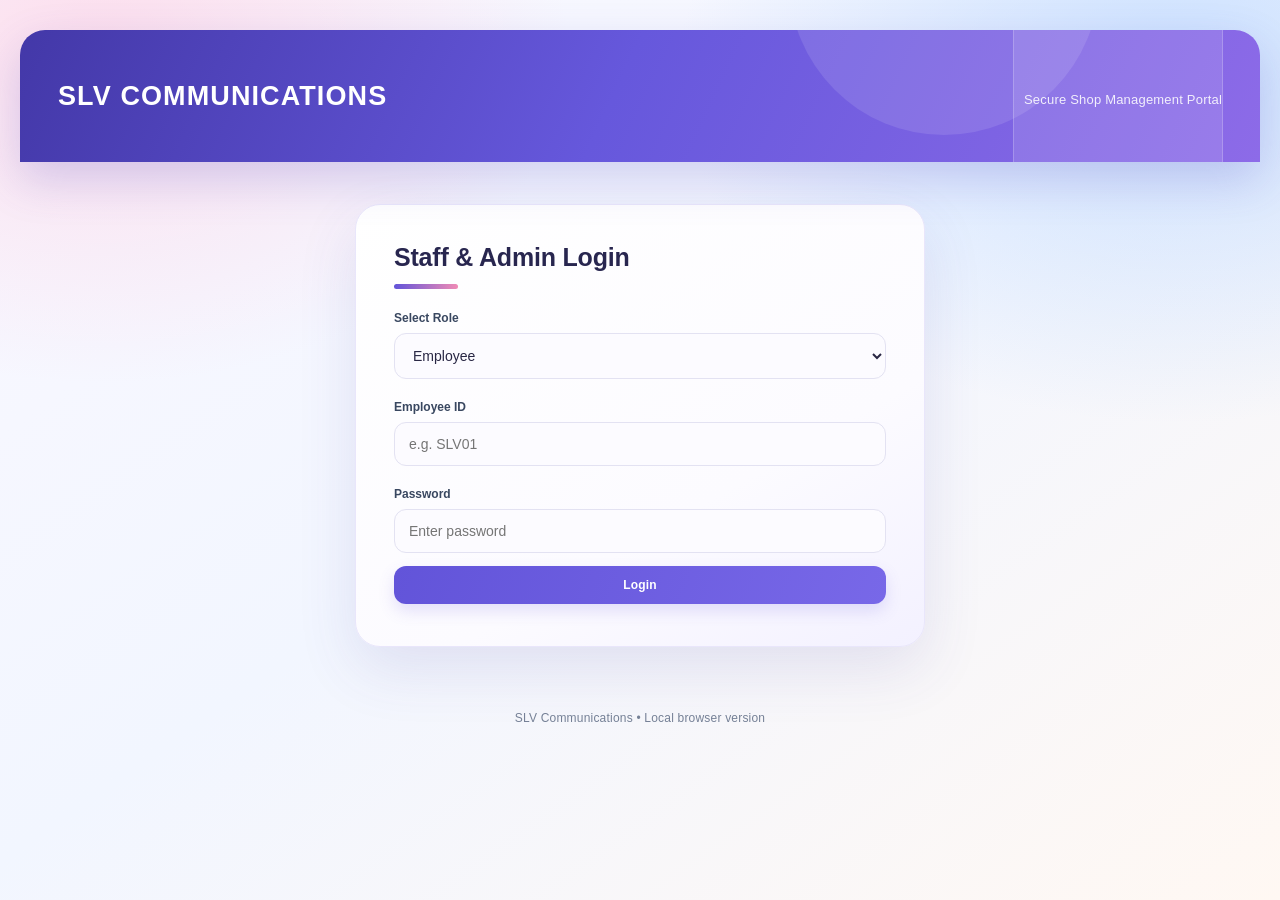
<file: SLV_Communications_Updated.html>
<!DOCTYPE html>
<html lang="te">
<head>
<meta charset="UTF-8">
<meta name="viewport" content="width=device-width, initial-scale=1.0">
<title>SLV Communications | Shop Management</title>
<style>
:root{--blue:#1a73e8;--blue-dark:#1558b0;--green:#137333;--red:#c5221f;--orange:#f9ab00;--bg:#f0f2f5;--ink:#202124;--muted:#5f6368;--line:#e2e8f0}
*{box-sizing:border-box}
body{font-family:Arial,sans-serif;background:var(--bg);margin:0;padding:16px;color:var(--ink);min-height:100vh}
.app{width:100%;max-width:760px;margin:0 auto}
.main-header{background:var(--blue);color:#fff;padding:15px;text-align:center;border-radius:10px 10px 0 0}
.header-title{font-size:19px;font-weight:800;letter-spacing:.4px}
.sub-title{font-size:12px;opacity:.95;margin-top:4px}
.card{background:#fff;border-radius:0 0 12px 12px;box-shadow:0 4px 15px rgba(0,0,0,.09);padding:18px;margin-bottom:14px}
h2,h3,h4{margin:0 0 12px}
h3{font-size:17px}
h4{font-size:14px}
label{display:block;font-size:12px;font-weight:700;margin:8px 0 4px}
input,select,textarea{width:100%;padding:11px;margin:4px 0 9px;border:1px solid #c9cdd2;border-radius:7px;font-size:14px;background:#fff}
textarea{min-height:70px;resize:vertical}
button,.link-button{border:0;border-radius:7px;padding:11px 13px;font-size:13px;font-weight:700;cursor:pointer;background:var(--blue);color:#fff;margin:4px 3px 4px 0}
button:hover{filter:brightness(.95)}
.btn-secondary{background:#5f6368}.btn-green{background:var(--green)}.btn-red{background:var(--red)}.btn-orange{background:var(--orange);color:#222}
.btn-small{padding:6px 9px;font-size:11px}
.section-box,.slab-box{background:#f8f9fa;border:1px solid var(--line);padding:12px;border-radius:8px;margin:10px 0}
.section-box h4{margin-bottom:8px}
.banner{display:none;background:#fce8e6;border:2px solid var(--red);color:var(--red);padding:11px;border-radius:8px;font-weight:bold;text-align:center;margin-bottom:12px;font-size:13px}
.grid{display:grid;grid-template-columns:repeat(auto-fit,minmax(150px,1fr));gap:9px}
.tile{background:#e8f0fe;border:1px solid #d2e3fc;color:#0b57d0;border-radius:8px;padding:14px;text-align:center;font-weight:700;cursor:pointer}
.tile span{display:block;font-size:23px;margin-bottom:5px}
.row{display:flex;gap:8px;align-items:center;flex-wrap:wrap}
.row>*{flex:1;min-width:100px}
.emp-row,.leave-row,.tx-row{display:flex;justify-content:space-between;align-items:center;gap:8px;padding:9px 0;border-bottom:1px solid #eee;font-size:12px}
.emp-row>div:first-child,.leave-row>div:first-child,.tx-row>div:first-child{flex:1}
.muted{color:var(--muted);font-size:12px}
.total{background:#e8f0fe;color:#0b57d0;padding:13px;border-radius:8px;text-align:center;font-size:18px;font-weight:800;margin:12px 0}
.hidden{display:none!important}
.topbar{display:flex;justify-content:space-between;align-items:center;gap:8px;margin-bottom:10px;flex-wrap:wrap}
.topbar strong{font-size:13px}
hr{border:0;border-top:1px solid #eee;margin:14px 0}
#cartContainer .slab-box{position:relative}
.remove-row{float:right;background:var(--red);padding:4px 8px;font-size:10px}
table{width:100%;border-collapse:collapse;font-size:12px}
th,td{text-align:left;padding:8px;border-bottom:1px solid #eee}
@media(max-width:480px){body{padding:8px}.card{padding:13px}.header-title{font-size:16px}.emp-row{align-items:flex-start}}

/* ===== SLV PREMIUM WEBSITE THEME ===== */
:root{
 --blue:#2457d6;--blue-dark:#173b9b;--green:#168653;--red:#d94343;
 --orange:#f4a623;--bg:#f4f6fb;--ink:#172033;--muted:#697386;--line:#e7ebf3;
 --surface:#fff;--shadow:0 14px 38px rgba(25,42,85,.09)
}
body{
 font-family:Inter,"Segoe UI",Arial,sans-serif;
 background:radial-gradient(circle at 8% 0%,#e7edff 0,transparent 32%),linear-gradient(135deg,#f6f8fc,#eef2f9);
 padding:28px 18px;color:var(--ink)
}
.app{max-width:1080px}
.main-header{
 position:relative;overflow:hidden;text-align:left;padding:25px 30px;
 border-radius:18px 18px 0 0;
 background:linear-gradient(115deg,#142c68 0%,#2457d6 58%,#4e82f5 100%);
 box-shadow:0 12px 28px rgba(36,87,214,.2)
}
.main-header:before,.main-header:after{
 content:"";position:absolute;border-radius:50%;pointer-events:none;
 background:rgba(255,255,255,.09)
}
.main-header:before{width:230px;height:230px;right:8%;top:-150px}
.main-header:after{width:140px;height:140px;right:-35px;bottom:-90px}
.header-title{font-size:24px;letter-spacing:1.2px;position:relative;z-index:1}
.sub-title{font-size:13px;margin-top:7px;position:relative;z-index:1;letter-spacing:.2px}
.card{
 border-radius:0 0 18px 18px;padding:26px 30px;margin-bottom:20px;
 box-shadow:var(--shadow);border:1px solid rgba(230,235,245,.9);border-top:0
}
#loginView{max-width:540px;margin-left:auto;margin-right:auto;padding:32px}
#loginView h3{font-size:23px;text-align:left!important;margin-bottom:22px}
#loginView h3:after{content:"";display:block;width:48px;height:4px;background:var(--blue);border-radius:8px;margin-top:12px}
h3{font-size:19px;color:#182744;letter-spacing:-.2px}
h4{font-size:15px;color:#243452}
label{font-size:12px;color:#394760;margin-top:12px}
input,select,textarea{
 border:1px solid #dce2ed;border-radius:9px;padding:12px 13px;
 background:#fbfcff;color:#172033;transition:border-color .18s,box-shadow .18s
}
input:focus,select:focus,textarea:focus{
 outline:none;border-color:#6b91f0;box-shadow:0 0 0 3px rgba(36,87,214,.12);background:#fff
}
button{
 border-radius:9px;padding:11px 16px;font-size:12px;letter-spacing:.15px;
 box-shadow:0 3px 8px rgba(25,42,85,.08);transition:transform .15s,filter .15s,box-shadow .15s
}
button:hover{filter:brightness(1.04);transform:translateY(-1px);box-shadow:0 6px 13px rgba(25,42,85,.13)}
button:active{transform:translateY(0)}
.btn-secondary{background:#647084}.btn-green{background:#168653}.btn-red{background:#d94343}
.btn-orange{background:#f4b544;color:#352400}
.section-box{
 background:linear-gradient(145deg,#fff,#f9fbff);border:1px solid #e7ebf3;
 border-radius:13px;padding:18px;margin:14px 0;box-shadow:0 4px 13px rgba(30,50,90,.035)
}
.section-box[style*="border-left"]{border-left-width:4px!important}
.slab-box{background:#f8faff;border:1px solid #e8edf6;border-radius:10px;padding:14px}
.banner{border-radius:11px}
.grid{gap:13px}
.tile{
 background:linear-gradient(145deg,#f0f5ff,#e5edff);border:1px solid #d9e4ff;
 color:#214ba9;border-radius:13px;padding:20px 12px;min-height:95px;
 box-shadow:0 5px 14px rgba(36,87,214,.06);transition:.18s
}
.tile:hover{transform:translateY(-3px);box-shadow:0 10px 20px rgba(36,87,214,.12)}
.tile span{font-size:27px}
.total{
 background:linear-gradient(110deg,#eaf1ff,#f1f5ff);border:1px solid #dce7ff;
 color:#1e4eb7;border-radius:12px;padding:16px
}
.topbar{padding-bottom:13px;border-bottom:1px solid #edf0f6;margin-bottom:17px}
.topbar strong{font-size:16px;color:#1b2c4b}
.emp-row,.leave-row,.tx-row{padding:12px 3px;font-size:13px}
.muted{color:#758096;line-height:1.55}
hr{border-top:1px solid #e9edf4}
#adminView,#employeeView,#servicesView{min-height:350px}
#adminView>.section-box:first-of-type{margin-top:5px}
#employeeView .slab-box{padding:16px}
#drawerCash{font-size:25px}
footer{font-size:11px;letter-spacing:.2px}
@media(max-width:600px){
 body{padding:10px 8px}
 .app{max-width:100%}
 .main-header{padding:20px 18px;border-radius:14px 14px 0 0}
 .header-title{font-size:19px}
 .card{padding:17px 14px;border-radius:0 0 14px 14px}
 #loginView{padding:22px 17px}
 #loginView h3{font-size:20px}
 .row{gap:5px}
 .row>*{min-width:calc(50% - 5px)}
 .topbar{align-items:center}
 button{padding:10px 12px}
}


/* ===== PROFESSIONAL DASHBOARD LAYOUT ===== */
.app{max-width:1180px}
.main-header{
  display:flex;align-items:center;justify-content:space-between;gap:18px;
  padding:24px 32px;border-radius:20px 20px 0 0
}
.main-header:after{right:5%;bottom:-100px}
.header-title{font-size:25px;font-weight:850}
.sub-title{max-width:420px}
.main-header:after{
  content:"LOCAL BUSINESS PORTAL";position:absolute;right:30px;top:50%;
  transform:translateY(-50%);font-size:10px;letter-spacing:1.5px;font-weight:800;
  color:rgba(255,255,255,.78);background:rgba(255,255,255,.12);
  border:1px solid rgba(255,255,255,.2);border-radius:30px;padding:9px 14px
}
.card{padding:30px 32px;border-radius:0 0 20px 20px}
#loginView{
  max-width:560px;margin:34px auto;padding:38px;
  border-radius:20px;border:1px solid #e5eaf4
}
#loginView h3{font-size:25px}
#adminView{
  display:grid;grid-template-columns:repeat(2,minmax(0,1fr));
  gap:20px;align-items:start
}
#adminView.hidden{display:none!important}
#adminView>.topbar,#adminView>button:last-child{grid-column:1/-1}
#adminView>.topbar{margin:0 0 2px;padding:0 0 16px}
#adminView>.section-box{
  margin:0;height:100%;padding:21px;background:#fff;
  border:1px solid #e5eaf3;border-radius:16px;
  box-shadow:0 7px 22px rgba(28,45,85,.045)
}
#adminView>.section-box:nth-of-type(2){background:linear-gradient(145deg,#fff,#f7f9ff)}
#adminView>.section-box:nth-of-type(3){background:linear-gradient(145deg,#fff,#fffcf4)}
#adminView>.section-box:nth-of-type(4){background:linear-gradient(145deg,#fff,#f4fbf7)}
#adminView>.section-box:nth-of-type(5),
#adminView>.section-box:nth-of-type(6),
#adminView>.section-box:nth-of-type(7){grid-column:1/-1}
#adminView>.section-box h4{
  display:flex;align-items:center;gap:8px;font-size:16px;
  padding-bottom:13px;border-bottom:1px solid #edf0f6;margin-bottom:14px
}
#adminView>.section-box .muted{font-size:12px}
#adminView>.section-box input,#adminView>.section-box select{margin-bottom:7px}
#employeeView{padding:28px 32px}
#employeeView .slab-box{
  display:inline-block;vertical-align:top;width:calc(50% - 8px);
  min-height:92px;margin:8px 8px 10px 0;border-radius:15px;
  border:1px solid #e6ebf4;padding:18px
}
#employeeView .grid{grid-template-columns:repeat(2,minmax(0,1fr))}
#employeeView .tile{min-height:112px}
#employeeView>h3{margin-top:24px!important;padding-bottom:10px;border-bottom:1px solid #edf0f6}
#employeeView>input{max-width:560px}
#employeeView>.section-box{margin-top:22px}
#servicesView{padding:28px 32px}
#servicesView .slab-box{background:#fff;border:1px solid #e5eaf3;border-radius:14px;padding:18px;margin:14px 0}
#servicesView .total{font-size:21px;padding:20px}
#servicesView>button.btn-orange{margin-top:12px}
#cartContainer{display:grid;grid-template-columns:repeat(2,minmax(0,1fr));gap:14px}
#cartContainer .slab-box{margin:0;min-width:0}
#cartContainer input,#cartContainer select{min-width:0}
.emp-row,.leave-row,.tx-row{gap:14px}
table{background:#fff;border-radius:10px;overflow:hidden}
th{background:#f3f6fc;color:#344363;font-weight:800}
footer{padding:18px!important}
@media(max-width:760px){
  body{padding:8px}
  .main-header{display:block;padding:20px 18px}
  .main-header:after{display:none}
  .header-title{font-size:20px}
  .card{padding:18px 14px}
  #adminView{grid-template-columns:1fr;gap:13px}
  #adminView>.section-box,#adminView>.section-box:nth-of-type(n){grid-column:1}
  #adminView>.topbar,#adminView>button:last-child{grid-column:1}
  #adminView>.section-box{padding:16px}
  #employeeView .slab-box{width:100%;margin:7px 0;min-height:unset}
  #employeeView .grid{grid-template-columns:1fr}
  #cartContainer{grid-template-columns:1fr}
  #loginView{margin:18px auto;padding:24px 18px}
  #servicesView{padding:18px 14px}
}


/* ===== CREATIVE WORKSPACE / CANVA-INSPIRED VISUAL REFRESH ===== */
:root{
  --blue:#6254d9;--blue-dark:#4537b7;--green:#159b78;--orange:#f29b38;
  --bg:#f7f6ff;--ink:#20213a;--muted:#777891;--line:#ecebfa;
}
body{
  background:
    radial-gradient(ellipse at 8% 5%,rgba(255,190,215,.45),transparent 28%),
    radial-gradient(ellipse at 92% 8%,rgba(172,207,255,.55),transparent 30%),
    linear-gradient(145deg,#faf8ff 0%,#f2f6ff 48%,#fff8f3 100%);
  color:var(--ink);padding:30px 20px;
}
.app{max-width:1240px}
.main-header{
  min-height:132px;padding:30px 38px;border-radius:25px 25px 0 0;
  background:linear-gradient(115deg,#4338a8 0%,#6658dc 48%,#8d6be8 100%);
  box-shadow:0 18px 45px rgba(83,72,190,.22);
}
.main-header:before{width:310px;height:310px;right:13%;top:-205px;background:rgba(255,255,255,.11)}
.main-header:after{
  width:180px;height:180px;right:3%;bottom:-120px;
  background:rgba(255,255,255,.12);content:"";
}
.header-title{font-size:27px;letter-spacing:1.1px;font-weight:900}
.sub-title{font-size:13px;opacity:.88}
.card{
  background:rgba(255,255,255,.96);border:1px solid rgba(231,229,250,.95);
  border-radius:0 0 25px 25px;padding:34px 38px;
  box-shadow:0 18px 55px rgba(52,54,110,.09);
}
h3{color:#28264f;font-size:21px}
h4{color:#393568;font-size:15px}
#loginView{
  max-width:570px;margin:42px auto;border-radius:25px;
  border:1px solid #e9e6fb;padding:38px;
  box-shadow:0 22px 60px rgba(72,64,155,.12);
  background:linear-gradient(150deg,#fff 0%,#fcfbff 65%,#f3f1ff 100%);
}
#loginView h3{font-size:25px}
#loginView h3:after{width:64px;height:5px;background:linear-gradient(90deg,#6254d9,#f08bb5)}
input,select,textarea{
  border:1px solid #e3e2f2;border-radius:12px;background:#fcfbff;
  padding:13px 14px;color:#292744;
}
input:focus,select:focus,textarea:focus{
  border-color:#8c80ed;box-shadow:0 0 0 4px rgba(98,84,217,.12)
}
button{
  border-radius:12px;padding:12px 17px;
  background:linear-gradient(110deg,#6254d9,#7868e8);
  box-shadow:0 7px 16px rgba(98,84,217,.17);
}
button:hover{box-shadow:0 10px 22px rgba(98,84,217,.23)}
.btn-green{background:linear-gradient(110deg,#159b78,#27b58c)}
.btn-orange{background:linear-gradient(110deg,#f2a13d,#f6bd63);color:#432b0b}
.btn-red{background:linear-gradient(110deg,#dc5b70,#ee7d8d)}
.btn-secondary{background:linear-gradient(110deg,#68718c,#8992ad)}
.section-box{
  position:relative;overflow:hidden;background:#fff;
  border:1px solid #ecebfa;border-radius:19px;padding:22px;
  box-shadow:0 9px 26px rgba(55,53,112,.055);
}
.section-box:before{
  content:"";position:absolute;left:0;top:0;bottom:0;width:4px;
  background:linear-gradient(180deg,#7b6ce8,#e69ac3);opacity:.85
}
.section-box h4{font-size:16px;margin-bottom:14px}
.slab-box{
  border:1px solid #eae8f7;border-radius:15px;
  background:linear-gradient(135deg,#fff,#faf9ff);padding:17px;
}
#adminView{
  grid-template-columns:repeat(2,minmax(0,1fr));gap:22px;
}
#adminView>.section-box:nth-of-type(2){background:linear-gradient(140deg,#fff,#f5f3ff)}
#adminView>.section-box:nth-of-type(3){background:linear-gradient(140deg,#fff,#fff6f8)}
#adminView>.section-box:nth-of-type(4){background:linear-gradient(140deg,#fff,#f0fbf7)}
#adminView>.section-box:nth-of-type(5){background:linear-gradient(140deg,#fff,#f4f8ff)}
#adminView>.section-box:nth-of-type(6){background:linear-gradient(140deg,#fff,#fff9ef)}
#adminView>.section-box:nth-of-type(7){background:linear-gradient(140deg,#fff,#f8f5ff)}
.tile{
  min-height:120px;border-radius:18px;border:1px solid #e5e1fb;
  background:linear-gradient(145deg,#f2efff,#e9eaff);
  color:#4c43a8;box-shadow:0 9px 22px rgba(92,80,190,.09);
}
.tile:nth-child(3n+2){background:linear-gradient(145deg,#fff0f5,#ffe8ef);color:#a84e79}
.tile:nth-child(3n){background:linear-gradient(145deg,#eafaf5,#dcf5ec);color:#17775e}
.tile span{font-size:30px}
.total{
  color:#4b40b0;background:linear-gradient(110deg,#f0edff,#e9f1ff);
  border:1px solid #e3defe;border-radius:16px;padding:19px;
}
.topbar{padding-bottom:16px;border-bottom:1px solid #efedfa}
.topbar strong{font-size:17px;color:#302c64}
.emp-row,.leave-row,.tx-row{border-bottom:1px solid #f0eff8;padding:14px 5px}
.banner{border-radius:14px}
table{border:1px solid #ecebfa;border-radius:13px;overflow:hidden}
th{background:#f1efff;color:#4a438d}
footer{padding:20px!important;color:#8988a3}
@media(max-width:760px){
 body{padding:10px 8px}
 .main-header{min-height:unset;padding:23px 19px;border-radius:18px 18px 0 0}
 .header-title{font-size:21px}
 .card{padding:20px 15px;border-radius:0 0 18px 18px}
 #adminView{grid-template-columns:1fr;gap:14px}
 #adminView>.section-box,#adminView>.section-box:nth-of-type(n){grid-column:1}
 #adminView>.section-box{padding:17px}
 #loginView{margin:20px auto;padding:25px 19px;border-radius:19px}
 .tile{min-height:100px}
}


/* Monthly target wallet */
.target-wallet-section{grid-column:1/-1!important;background:linear-gradient(135deg,#fff 0%,#f7f4ff 55%,#f1f7ff 100%)!important}
.target-metrics{display:grid;grid-template-columns:repeat(3,minmax(0,1fr));gap:13px;margin:18px 0}
.target-metric{padding:17px;border:1px solid #e8e4fb;border-radius:15px;background:rgba(255,255,255,.85);display:flex;flex-direction:column;gap:8px}
.target-metric span{font-size:12px;color:#77758f;font-weight:700}
.target-metric strong{font-size:21px;color:#4d42b5}
.target-progress-track{height:14px;background:#e7e4f6;border-radius:20px;overflow:hidden}
.target-progress-bar{height:100%;width:0;background:linear-gradient(90deg,#6555dc,#29b58b);border-radius:20px;transition:width .3s ease}
.target-progress-label{display:flex;justify-content:space-between;gap:12px;margin-top:9px;font-size:12px;color:#696782}
.daily-profit-history{margin-top:18px;padding-top:14px;border-top:1px solid #e9e6f7}
.daily-profit-row{display:flex;justify-content:space-between;padding:9px 4px;border-bottom:1px solid #eeedf6;font-size:13px}
.daily-profit-row b{color:#188366}
@media(max-width:760px){.target-metrics{grid-template-columns:1fr}.target-wallet-section{grid-column:1!important}}


#profitSlabFields textarea{font-family:ui-monospace,SFMono-Regular,Consolas,monospace;line-height:1.65}
#profitSlabFields{padding:12px;margin:8px 0 14px;border:1px dashed #c9c2f4;border-radius:13px;background:#faf9ff}


/* Editable service rule controls */
#servicesAdminList .emp-row{display:flex;align-items:center;flex-wrap:wrap}
#servicesAdminList .emp-row button{flex:0 0 auto}


/* Employee hamburger navigation and per-employee wallet access */
.employee-topbar{display:flex;align-items:center;gap:14px}
.employee-topbar strong{flex:1}
.hamburger-btn{width:46px;height:42px;padding:0;font-size:23px;border-radius:12px}
.employee-side-menu{position:fixed;z-index:1002;left:0;top:0;bottom:0;width:min(320px,84vw);padding:20px;background:#fff;box-shadow:18px 0 50px rgba(28,25,75,.2);transform:translateX(-110%);transition:transform .25s ease;display:flex;flex-direction:column;gap:9px}
.employee-side-menu.open{transform:translateX(0)}
.menu-shade{position:fixed;inset:0;background:rgba(21,20,45,.38);z-index:1001;opacity:0;pointer-events:none;transition:opacity .2s}
.menu-shade.open{opacity:1;pointer-events:auto}
.side-menu-head{display:flex;justify-content:space-between;align-items:center;padding:8px 0 20px;border-bottom:1px solid #ecebfa;color:#4439a4}
.side-menu-head button{width:36px;padding:7px}
.side-menu-link{width:100%;text-align:left;background:#f5f3ff;color:#39336f;box-shadow:none}
.side-menu-caption{font-size:11px;text-transform:uppercase;letter-spacing:1px;color:#8a87a7;font-weight:800;margin:18px 4px 3px}
.assigned-wallet-list{display:flex;flex-direction:column;gap:8px}
.assigned-wallet-item{display:flex;justify-content:space-between;gap:8px;padding:10px 11px;border:1px solid #eae8f7;border-radius:11px;font-size:13px}
.assigned-wallet-item b{color:#168364}
.side-logout{margin-top:auto;background:#fff0f2;color:#b84458}
.employee-wallet-assignment{min-width:210px;display:flex;flex-direction:column;gap:6px}
.employee-wallet-assignment label{font-size:12px;font-weight:700;color:#625f7d}
.employee-wallet-assignment select{min-width:210px;max-width:260px;padding:7px;height:auto}
#empListContainer .emp-row{align-items:flex-start;flex-wrap:wrap}
@media(max-width:760px){
 .employee-wallet-assignment{width:100%}
 .employee-wallet-assignment select{width:100%;max-width:none}
 #empListContainer .emp-row{display:flex}
}


/* Admin sidebar navigation: show one selected workspace section at a time */
.admin-topbar{display:flex;align-items:center;gap:14px}
.admin-topbar strong{flex:1}
#adminView{display:block}
#adminView>.admin-section{display:none;margin-top:18px}
#adminView>.admin-section.active-admin-section{display:block;animation:adminSectionIn .18s ease-out}
#adminView>.topbar{margin-bottom:10px}
.admin-side-menu{width:min(340px,88vw)}
.admin-side-menu .side-menu-link{padding:13px 14px;text-align:left}
@keyframes adminSectionIn{from{opacity:.65;transform:translateY(5px)}to{opacity:1;transform:translateY(0)}}
@media(max-width:760px){
 #adminView{display:block}
 #adminView>.admin-section.active-admin-section{width:100%}
 .admin-topbar strong{font-size:14px}
}


/* Admin always-visible horizontal wallet summary */
.admin-wallet-top-strip{
  position:relative;z-index:1;margin:0 0 22px;padding:15px 17px 17px;
  border:1px solid #e8e4fb;border-radius:18px;
  background:linear-gradient(110deg,#f5f2ff 0%,#f1f7ff 55%,#effaf6 100%);
  box-shadow:0 8px 24px rgba(65,55,145,.07)
}
.wallet-strip-heading{font-size:13px;font-weight:850;color:#49418e;margin-bottom:11px}
.admin-wallet-top-cards{
  display:flex;gap:12px;overflow-x:auto;padding:2px 2px 8px;
  scrollbar-width:thin;scroll-snap-type:x proximity
}
.admin-wallet-chip{
  flex:0 0 190px;min-width:190px;display:flex;flex-direction:column;
  align-items:flex-start;gap:7px;text-align:left;padding:13px 15px;
  border:1px solid #e6e2fa;border-radius:14px;background:#fff;
  color:#302d58;box-shadow:0 5px 15px rgba(60,53,130,.07);
  scroll-snap-align:start
}
.admin-wallet-chip:hover{transform:translateY(-2px)}
.admin-wallet-chip-name{font-size:12px;color:#77728f;font-weight:750;max-width:100%;overflow:hidden;text-overflow:ellipsis;white-space:nowrap}
.admin-wallet-chip-balance{font-size:20px;color:#178367;font-weight:900}
.admin-wallet-chip small{font-size:10px;color:#88849f}
@media(max-width:760px){
 .admin-wallet-top-strip{margin-bottom:15px;padding:12px}
 .admin-wallet-chip{flex-basis:158px;min-width:158px;padding:11px}
 .admin-wallet-chip-balance{font-size:18px}
}


/* Cash wallet transaction panel */
.cash-wallet-summary{display:flex;justify-content:space-between;align-items:center;gap:12px;padding:17px;margin:12px 0;border-radius:15px;background:linear-gradient(110deg,#eafaf4,#edf4ff);border:1px solid #dcefe8}
.cash-wallet-summary span{font-size:13px;font-weight:750;color:#52677b}
.cash-wallet-summary strong{font-size:24px;color:#168364}
.cash-history-row{display:flex;justify-content:space-between;gap:12px;align-items:center;font-size:12px}
.cash-history-row b{white-space:nowrap}
.cash-wallet-employee-card{display:flex;align-items:center;justify-content:space-between;gap:10px;padding:17px 20px;margin:15px 0;border:1px solid #dcefe8;border-radius:16px;background:linear-gradient(110deg,#eafaf4,#f0f5ff)}
.cash-wallet-employee-card span{font-size:13px;font-weight:800;color:#52677b}
.cash-wallet-employee-card strong{font-size:23px;color:#168364}
.cash-wallet-employee-card small{font-size:11px;color:#77758f}
@media(max-width:760px){.cash-wallet-employee-card{flex-wrap:wrap}.cash-wallet-employee-card small{width:100%}.cash-history-row{align-items:flex-start;flex-wrap:wrap}}


/* Employee shift close cash denomination tally */
.shift-close-trigger{width:100%;margin:16px 0}
.shift-close-panel{margin:16px 0;padding:20px;border:1px solid #e5e1f8;border-radius:18px;background:linear-gradient(145deg,#fff,#f7f5ff)}
.denomination-grid{display:grid;grid-template-columns:repeat(3,minmax(0,1fr));gap:10px;margin:15px 0}
.denomination-grid label,.shift-wallet-check-row label{font-size:12px;font-weight:750;color:#625f7d}
.denomination-grid input,.shift-wallet-check-row input{width:100%;margin-top:6px}
.cash-count-total{padding:14px;border-radius:12px;background:#eafaf4;color:#167b5f;font-size:18px}
.cash-tally-result{margin:12px 0;padding:12px;border-radius:10px;background:#f1efff;font-weight:800}
.shift-wallet-check-row{padding:12px 0;border-bottom:1px solid #ebe9f5}
.shift-report-card{padding:14px;margin:10px 0;border:1px solid #e7e4f5;border-radius:12px;background:#fff;line-height:1.7}
@media(max-width:650px){.denomination-grid{grid-template-columns:repeat(2,minmax(0,1fr))}.shift-close-panel{padding:14px}}


/* Employee attendance and shift controls */
.attendance-panel{border:1px solid #e4e1fb;background:linear-gradient(145deg,#fff,#f8f7ff)}
.attendance-stats{display:grid;grid-template-columns:repeat(2,minmax(0,1fr));gap:10px;margin:12px 0}
.attendance-stats>div{padding:12px;border:1px solid #e9e6f7;border-radius:12px;background:#fff;display:flex;flex-direction:column;gap:6px}
.attendance-stats small{font-size:11px;color:#77758f}.attendance-stats b{font-size:14px;color:#393477}
.attendance-status{padding:10px 12px;border-radius:10px;background:#edf8f2;color:#16734f;font-weight:700;font-size:13px;margin:10px 0}
.attendance-status.on-break{background:#fff5e5;color:#9a5a00}.attendance-status.closed{background:#f2f0f8;color:#5f5a78}
.attendance-actions{display:flex;gap:8px;flex-wrap:wrap}.attendance-actions button{flex:1;min-width:145px}
@media(max-width:480px){.attendance-stats{grid-template-columns:1fr 1fr}.attendance-stats>div{padding:10px}}

</style>
</head>
<body>
<div class="app">
  <header class="main-header">
    <div class="header-title">SLV COMMUNICATIONS</div>
    <div class="sub-title" id="headerSubtitle">Secure Shop Management Portal</div>
  </header>

  <!-- LOGIN -->
  <main id="loginView" class="card">
    <h3 style="text-align:center">Staff & Admin Login</h3>
    <label for="loginRole">Select Role</label>
    <select id="loginRole" onchange="toggleLoginInputs()">
      <option value="Employee">Employee</option>
      <option value="Admin">Admin</option>
    </select>
    <div id="empIdBox" style="display:block">
      <label for="loginId">Employee ID</label>
      <input id="loginId" autocomplete="username" placeholder="e.g. SLV01">
    </div>
    <label for="loginPass">Password</label>
    <input id="loginPass" type="password" autocomplete="current-password" placeholder="Enter password">
    <button style="width:100%" onclick="handleLogin()">Login</button>

  </main>

  <!-- ADMIN -->
  <main id="adminView" class="card hidden">
    <div class="topbar admin-topbar">
      <button class="hamburger-btn" onclick="toggleAdminMenu()" aria-label="Open admin menu">☰</button>
      <strong>🎛️ Admin Master Control Panel</strong>
      <button class="btn-secondary btn-small" onclick="logout()">Logout</button>
    </div>
    <div id="adminWalletTopStrip" class="admin-wallet-top-strip" aria-label="All wallet balances">
      <div class="wallet-strip-heading">💼 Live Wallet Balances</div>
      <div id="adminWalletTopCards" class="admin-wallet-top-cards"></div>
    </div>
    <div id="adminMenuShade" class="menu-shade" onclick="toggleAdminMenu(false)"></div>
    <aside id="adminSideMenu" class="employee-side-menu admin-side-menu">
      <div class="side-menu-head"><b>SLV Admin Workspace</b><button onclick="toggleAdminMenu(false)">✕</button></div>
      <button class="side-menu-link" onclick="adminMenuGo('adminSettings')">⚙️ Shop Settings</button>
      <button class="side-menu-link" onclick="adminMenuGo('adminServices')">🛠️ Services & Profit Rules</button>
      <button class="side-menu-link" onclick="adminMenuGo('adminWallets')">💼 Wallet Management</button>
      <button class="side-menu-link" onclick="adminMenuGo('adminTarget')">🎯 Monthly Target Wallet</button>
      <button class="side-menu-link" onclick="adminMenuGo('adminEmployees')">👥 Employees & Wallet Access</button>
      <button class="side-menu-link" onclick="adminMenuGo('adminAttendance')">📅 Employee Attendance & Shift Reports</button>
      <button class="side-menu-link" onclick="adminMenuGo('adminLeaves')">🌴 Leave Requests</button>
      <button class="side-menu-link" onclick="adminMenuGo('adminTransactions')">📊 Transactions & Collection</button>
      <button class="side-menu-link side-logout" onclick="logout()">🚪 Logout</button>
    </aside>

    <div id="adminSettings" class="section-box admin-section active-admin-section" style="border-left:4px solid #1a73e8">
      <h4>📌 Shop Setup & Quick Settings</h4>
      <label for="drawerModeSelect">Cash Drawer Mode</label>
      <select id="drawerModeSelect" onchange="saveDrawerMode()">
        <option value="Single">Single Cash Drawer (అందరికీ ఒకటే)</option>
        <option value="Separate">Separate Cash Drawers (ఎవరికి వారే)</option>
      </select>
      <label for="holidayInput">Holiday Announcement</label>
      <input id="holidayInput" placeholder="Holiday name & date">
      <div class="row">
        <button class="btn-red" onclick="setHoliday()">Publish Holiday</button>
        <button class="btn-secondary" onclick="clearHoliday()">Remove Holiday</button>
      </div>
      <hr>
      <h4>🔐 Change Admin Password</h4>
      <p class="muted">మీ Admin password ను ఇక్కడే private గా మార్చుకోవచ్చు.</p>
      <label for="currentAdminPassword">Current Admin Password</label>
      <input id="currentAdminPassword" type="password" autocomplete="current-password" placeholder="Current password">
      <label for="newAdminPassword">New Admin Password</label>
      <input id="newAdminPassword" type="password" autocomplete="new-password" placeholder="New password (minimum 6 characters)">
      <label for="confirmAdminPassword">Confirm New Password</label>
      <input id="confirmAdminPassword" type="password" autocomplete="new-password" placeholder="Re-enter new password">
      <button class="btn-green" onclick="changeAdminPassword()">Save New Admin Password</button>
    </div>

    <div id="adminServices" class="section-box admin-section" style="border-left:4px solid #f9ab00">
      <h4>🛠️ Services Setup & Wallet Mapping</h4>
      <p class="muted">ముందుగా Wallet సృష్టించి, తర్వాత ప్రతి Serviceకు Wallet link చేయండి.</p>
      <input id="srvName" placeholder="Service Name">
      <div class="row">
        <select id="srvType">
          <option value="Fixed">Fixed Fee</option>
          <option value="Slab">Slab Based</option>
          <option value="Percentage">Percentage (%) Based</option>
          <option value="CC_Refund">Credit Card (Refund/Deduct)</option>
        </select>
        <input id="srvValue" type="number" min="0" step="0.01" placeholder="Rate / Fee">
      </div>
      <label for="srvProfitType">Service Profit Calculation</label>
      <select id="srvProfitType" onchange="toggleProfitRuleFields()">
        <option value="Fixed">Fixed Profit (₹ per bill)</option>
        <option value="Percentage">Profit Percentage (%)</option>
        <option value="Slab">Slab-wise Profit (₹)</option>
      </select>
      <label for="srvProfit">Profit Amount / Percentage</label>
      <input id="srvProfit" type="number" min="0" step="0.01" placeholder="Fixed profit ₹ or percentage %">
      <div id="profitSlabFields" style="display:none">
        <label for="srvProfitSlabs">Profit Slabs (one per line: Minimum-Maximum=Profit)</label>
        <textarea id="srvProfitSlabs" rows="4" placeholder="0-200=3&#10;201-300=5&#10;301-1000=10&#10;1001-999999=20"></textarea>
        <p class="muted">ఉదా: Bill ₹150 అయితే 0-200 slabలోని ₹3 profit వస్తుంది.</p>
      </div>
      <label for="srvWallet">Link Service to Wallet</label>
      <select id="srvWallet"></select>
      <button class="btn-orange" onclick="saveService()">+ Save Service Rule</button>
      <div id="servicesAdminList"></div>
    </div>

    <div id="adminWallets" class="section-box admin-section" style="border-left:4px solid #137333">
      <h4>💼 Wallet Management</h4>
      <p class="muted">Opening Balance, Load, Manual Debit, Current Balance మరియు Wallet History.</p>
      <input id="wName" placeholder="Wallet Name (e.g. MeeSeva Wallet)">
      <div class="row">
        <input id="wBal" type="number" min="0" placeholder="Opening Balance (₹)">
        <select id="wLogo"><option>💼</option><option>⚡</option><option>📄</option><option>🏛️</option></select>
      </div>
      <button class="btn-green" onclick="saveWallet()">+ Add Wallet</button>
      <div id="walletsAdminList"></div>
      <hr>
      <h4>Wallet Load / Manual Debit</h4>
      <select id="walletTxnSelect"></select>
      <div class="row">
        <select id="walletTxnType"><option value="Load">Load (+)</option><option value="Debit">Manual Debit (-)</option></select>
        <input id="walletTxnAmount" type="number" min="0.01" step="0.01" placeholder="Amount ₹">
      </div>
      <input id="walletTxnNote" placeholder="Bank source / Reference / Note">
      <button onclick="postWalletTxn()">Save Wallet Transaction</button>
      <div id="walletHistory" class="muted"></div>
      <hr>
      <h4>💵 Cash Wallet — Cash IN / Cash OUT</h4>
      <div class="cash-wallet-summary">
        <span>Current Cash Wallet Balance</span>
        <strong>₹<b id="cashWalletBalance">0.00</b></strong>
      </div>
      <div class="row">
        <select id="cashTxnType">
          <option value="IN">Cash IN (+)</option>
          <option value="OUT">Cash OUT (-)</option>
        </select>
        <input id="cashTxnAmount" type="number" min="0.01" step="0.01" placeholder="Amount ₹">
      </div>
      <input id="cashTxnNote" placeholder="Reason / Description / Reference">
      <button class="btn-green" onclick="postCashWalletTxn()">Save Cash Transaction</button>
      <div id="cashWalletHistory" class="muted"></div>
    </div>

    <div id="adminTarget" class="section-box admin-section target-wallet-section">
      <h4>🎯 Monthly Target Wallet — Service Profit</h4>
      <p class="muted">ప్రతి Serviceలో Admin నమోదు చేసిన Profit ఆధారంగా Daily Income మరియు Monthly Target లెక్కించబడతాయి.</p>
      <label for="monthlyProfitTarget">Monthly Profit Target (₹)</label>
      <div class="row">
        <input id="monthlyProfitTarget" type="number" min="0" step="1" placeholder="ఉదా: 30000">
        <button class="btn-green" onclick="saveMonthlyTarget()">Save Target</button>
      </div>
      <div class="target-metrics">
        <div class="target-metric"><span>Today's Profit</span><strong>₹<b id="todayProfit">0.00</b></strong></div>
        <div class="target-metric"><span>This Month Profit</span><strong>₹<b id="monthProfit">0.00</b></strong></div>
        <div class="target-metric"><span>Target Remaining</span><strong>₹<b id="targetRemaining">0.00</b></strong></div>
      </div>
      <div class="target-progress-track"><div id="targetProgressBar" class="target-progress-bar"></div></div>
      <div class="target-progress-label"><b id="targetProgressText">0% completed</b><span id="targetMonthLabel"></span></div>
      <div id="dailyProfitHistory" class="daily-profit-history"></div>
    </div>

    <div id="adminEmployees" class="section-box admin-section">
      <h4>👥 Employee Management & Shift</h4>
      <div class="row">
        <input id="newEmpId" placeholder="Employee ID (e.g. SLV02)">
        <input id="newEmpName" placeholder="Full Name">
      </div>
      <div class="row">
        <input id="newEmpPass" type="password" placeholder="Password">
        <input id="newEmpShift" placeholder="Shift (09 AM - 05 PM)">
      </div>
      <button class="btn-green" onclick="addEmployee()">+ Add Employee</button>
      <div id="empListContainer"></div>
    </div>

    <div id="adminAttendance" class="section-box admin-section">
      <h4>📅 Employee Attendance & Shift Reports</h4>
      <p class="muted">రోజువారీ Login / Logout, Lunch Break, Shift Close మరియు పని గంటల వివరాలు.</p>
      <label for="attendanceDateFilter">Select Date</label>
      <input id="attendanceDateFilter" type="date" onchange="renderAdminAttendance()">
      <div id="adminAttendanceReports" class="muted">No attendance records yet.</div>
    </div>

    <div id="adminLeaves" class="section-box admin-section">
      <h4>🌴 Employee Leave Requests</h4>
      <div id="leaveRequestsContainer" class="muted">No leave requests.</div>
    </div>

    <div id="adminTransactions" class="section-box admin-section">
      <h4>📊 Transaction History & Collection</h4>
      <div id="adminTransactions" class="muted">No transactions yet.</div>
      <div class="total">Recorded Collection: ₹<span id="adminTotal">0</span></div>
      <h4 style="margin-top:18px">🔒 Employee Shift Close / Cash Tally Reports</h4>
      <div id="shiftCloseReports" class="muted">No shift close reports yet.</div>
    </div>
    <button class="btn-secondary" style="width:100%" onclick="logout()">🔒 Logout</button>
  </main>

  <!-- EMPLOYEE -->
  <main id="employeeView" class="card hidden">
    <div class="topbar employee-topbar">
      <button class="hamburger-btn" onclick="toggleEmployeeMenu()" aria-label="Open menu">☰</button>
      <strong id="empSubTitle">Employee Portal</strong>
      <button class="btn-secondary btn-small" onclick="logout()">Logout</button>
    </div>
    <div id="employeeMenuShade" class="menu-shade" onclick="toggleEmployeeMenu(false)"></div>
    <aside id="employeeSideMenu" class="employee-side-menu">
      <div class="side-menu-head"><b>SLV Communications</b><button onclick="toggleEmployeeMenu(false)">✕</button></div>
      <button class="side-menu-link" onclick="employeeMenuGo('employeeView')">🏠 Dashboard</button>
      <button class="side-menu-link" onclick="employeeMenuGo('servicesView')">💼 Services</button>
      <div class="side-menu-caption">Assigned Wallets</div>
      <div id="employeeAssignedWallets" class="assigned-wallet-list"></div>
      <button class="side-menu-link side-logout" onclick="logout()">🚪 Logout</button>
    </aside>
    <div id="holidayAlert" class="banner">🚨 HOLIDAY: <span id="holidayText"></span></div>
    <div class="slab-box"><b>🕒 Assigned Shift:</b> <span id="shiftInfo" style="color:#1a73e8">Loading...</span></div>
    <section id="attendancePanel" class="section-box attendance-panel">
      <h4>🕘 Today's Attendance & Shift</h4>
      <div class="attendance-stats">
        <div><small>Shift Start / Login</small><b id="attStart">--</b></div>
        <div><small>Lunch Break</small><b id="attLunch">Not started</b></div>
        <div><small>Shift Close</small><b id="attClose">Pending</b></div>
        <div><small>Working Hours</small><b id="attHours">0h 0m</b></div>
      </div>
      <div id="attStatus" class="attendance-status">Loading attendance...</div>
      <div class="row attendance-actions">
        <button id="lunchStartBtn" class="btn-orange" onclick="startLunchBreak()">🍽️ Lunch Break Start</button>
        <button id="resumeShiftBtn" class="btn-green hidden" onclick="resumeShift()">▶️ Resume Shift</button>
      </div>
      <p class="muted">Shift Start login సమయంలో ఆటోమేటిక్‌గా నమోదు అవుతుంది. Shift Close కోసం కింద Cash Tally పూర్తి చేయండి.</p>
    </section>
    <div class="slab-box" style="background:#e6f4ea;border-color:#34a853;margin-top:10px">
      <b id="drawerTitle">💵 Cash Drawer:</b>
      <div style="font-size:22px;font-weight:bold;color:#137333">₹ <span id="drawerCash">0</span></div>
    </div>
    <h3 style="margin-top:18px">⚡ Quick Access</h3>
    <div class="cash-wallet-employee-card">
      <span>💵 Live Cash Wallet</span>
      <strong>₹<b id="employeeCashWalletBalance">0.00</b></strong>
      <small>Cash IN / OUT updated balance</small>
    </div>
    <div class="grid">
      <div class="tile" onclick="showView('servicesView')"><span>💼</span>Services Counter</div>
      <div class="tile" onclick="toggleEmployeeMenu(true)"><span>☰</span>My Menu & Wallets</div>
    </div>
    <button class="btn-orange shift-close-trigger" onclick="openShiftClose()">🔒 Shift Off / Cash Tally</button>
    <div id="shiftClosePanel" class="shift-close-panel" style="display:none"></div>
    <h3 style="margin-top:18px">🌴 Apply for Leave</h3>
    <label for="leaveDate">Leave Date</label>
    <input id="leaveDate" type="date" required>
    <label for="leaveReason">Reason for leave</label>
    <input id="leaveReason" placeholder="Reason for leave">
    <button class="btn-green" onclick="applyLeave()">Submit Leave</button>
    <div class="section-box">
      <h4>📢 Shop Announcement</h4>
      <div id="employeeHolidayText" class="muted">No current announcement.</div>
    </div>
  </main>

  <!-- SERVICES -->
  <main id="servicesView" class="card hidden">
    <div class="topbar"><strong>💼 Billing & Wallet Checkout</strong><button class="btn-secondary btn-small" onclick="showView('employeeView')">⬅ Back</button></div>
    <div id="cartContainer"></div>
    <button class="btn-orange" onclick="addCartRow()">+ Add Service</button>
    <div class="total">Grand Total: ₹<span id="grandTotal">0.00</span></div>
    <button class="btn-green" style="width:100%" onclick="processCheckout()">Complete & Deduct from Wallet</button>
    <p id="msg" class="muted" style="text-align:center;font-weight:bold"></p>
  </main>
  <footer class="muted" style="text-align:center;padding:8px">SLV Communications • Local browser version</footer>
</div>

<script>
const KEYS={employees:'slvEmps',user:'slvLoggedInUser',drawer:'slvDrawerMode',holiday:'slvAdminHoliday',leaves:'slvLeaves',transactions:'slvTransactions'};
let currentUser=null;
const $=id=>document.getElementById(id);
function read(key,fallback){try{const v=localStorage.getItem(key);return v===null?fallback:JSON.parse(v)}catch(e){return fallback}}
function write(key,value){localStorage.setItem(key,JSON.stringify(value))}
function getEmployees(){
  let emps=read(KEYS.employees,null);
  if(!emps){emps={SLV01:{name:'Bhanu Katakam',pass:'123456',shift:'09:00 AM - 03:00 PM'}};write(KEYS.employees,emps)}
  return emps;
}
function showView(id){
  ['loginView','adminView','employeeView','servicesView'].forEach(v=>$(v).classList.add('hidden'));
  $(id).classList.remove('hidden');
  $('headerSubtitle').textContent=id==='loginView'?'Secure Shop Management Portal':id==='adminView'?'Admin Master Control Panel':id==='servicesView'?'Multi-Service Billing Counter':'Employee Portal';
  if(id==='adminView')renderAdmin();
  if(id==='employeeView')renderEmployee();
  if(id==='servicesView' && !$('cartContainer').children.length)addCartRow();
}
function toggleLoginInputs(){
  const isAdmin=$('loginRole').value==='Admin';
  const box=$('empIdBox');
  box.style.display=isAdmin?'none':'block';
  box.classList.toggle('hidden',isAdmin);
  $('loginId').required=!isAdmin;
  if(isAdmin) $('loginId').value='';
}
function handleLogin(){
  const role=$('loginRole').value,pass=$('loginPass').value.trim();
  if(!pass){alert('పాస్‌వర్డ్ ఎంటర్ చేయండి');return}
  if(role==='Admin'){
    const savedAdminPassword=localStorage.getItem('slvAdminPassword');
    const validAdminPassword=savedAdminPassword!==null?pass===savedAdminPassword:(pass==='admin123'||pass==='123456');
    if(validAdminPassword){
      currentUser={id:'ADMIN',name:'Master Admin',role:'Admin'};write(KEYS.user,currentUser);showView('adminView');
    }else alert('పాస్‌వర్డ్ తప్పు!');
    return;
  }
  const id=$('loginId').value.trim().toUpperCase(),emps=getEmployees();
  if(emps[id]&&emps[id].pass===pass){
    currentUser={id,name:emps[id].name,role:'Employee',shift:emps[id].shift||'09:00 AM - 05:00 PM',openingCashBalance:getCashWalletBalance()};
    const attendance=ensureTodayAttendance();
    if(attendance){
      attendance.sessions=attendance.sessions||[];
      attendance.sessions.push({loginAt:Date.now(),logoutAt:null});
      const records=getAttendance(),idx=records.findIndex(x=>x.employeeId===id&&x.day===attendance.day);
      if(idx>=0)records[idx]=attendance;saveAttendance(records);
    }
    write(KEYS.user,currentUser);showView('employeeView');
  }else alert('తప్పు యూజర్ ఐడీ లేదా పాస్‌వర్డ్!');
}
function requireUser(){
  currentUser=read(KEYS.user,null);
  if(!currentUser){showView('loginView');return false}
  if(currentUser.role==='Admin'){showView('adminView');return false}
  if(currentUser.role!=='Employee'){showView('loginView');return false}
  return true;
}
function logout(){
  if(currentUser&&currentUser.role==='Employee'){
    const rec=getTodayAttendance();
    if(rec){
      const sessions=rec.sessions||[],last=sessions[sessions.length-1];
      if(last&&!last.logoutAt)last.logoutAt=Date.now();
      const records=getAttendance(),idx=records.findIndex(x=>x.employeeId===rec.employeeId&&x.day===rec.day);
      if(idx>=0)records[idx]=rec;saveAttendance(records);
    }
  }
  localStorage.removeItem(KEYS.user);currentUser=null;$('loginPass').value='';showView('loginView')
}
function changeAdminPassword(){
  const current=$('currentAdminPassword').value;
  const next=$('newAdminPassword').value;
  const confirmNext=$('confirmAdminPassword').value;
  const saved=localStorage.getItem('slvAdminPassword');
  const validCurrent=saved!==null?current===saved:(current==='admin123'||current==='123456');
  if(!validCurrent){alert('Current Admin Password తప్పు.');return}
  if(next.length<6){alert('కొత్త Password కనీసం 6 characters ఉండాలి.');return}
  if(next!==confirmNext){alert('New Password మరియు Confirm Password match కావడం లేదు.');return}
  if(next===current){alert('కొత్త Password పాత Password కి భిన్నంగా ఉండాలి.');return}
  localStorage.setItem('slvAdminPassword',next);
  ['currentAdminPassword','newAdminPassword','confirmAdminPassword'].forEach(id=>$(id).value='');
  alert('Admin Password విజయవంతంగా మార్చబడింది. తదుపరి Login కు కొత్త Password ఉపయోగించండి.');
}

function saveDrawerMode(){localStorage.setItem(KEYS.drawer,$('drawerModeSelect').value);alert('డ్రాయర్ మోడ్ సేవ్ అయింది')}
function setHoliday(){const h=$('holidayInput').value.trim();if(!h){alert('Holiday వివరాలు నమోదు చేయండి');return}localStorage.setItem(KEYS.holiday,h);alert('హాలిడే ప్రకటించబడింది');renderEmployee()}
function clearHoliday(){localStorage.removeItem(KEYS.holiday);$('holidayInput').value='';alert('హాలిడే తొలగించబడింది');renderEmployee()}
function addEmployee(){
  const id=$('newEmpId').value.trim().toUpperCase(),name=$('newEmpName').value.trim(),pass=$('newEmpPass').value.trim(),shift=$('newEmpShift').value.trim()||'09:00 AM - 05:00 PM';
  if(!id||!name||!pass){alert('అన్ని వివరాలు నింపండి');return}
  const emps=getEmployees();if(emps[id]){alert('ఈ Employee ID ఇప్పటికే ఉంది');return}
  emps[id]={name,pass,shift};write(KEYS.employees,emps);
  ['newEmpId','newEmpName','newEmpPass','newEmpShift'].forEach(k=>$(k).value='');renderEmpList();alert('ఉద్యోగి జోడించబడ్డారు');
}
function removeEmp(id){
  if(id==='SLV01'){alert('Default employeeని తొలగించలేరు');return}
  if(!confirm(id+' ఉద్యోగిని తొలగించాలా?'))return;
  const emps=getEmployees();delete emps[id];write(KEYS.employees,emps);renderEmpList();
}
function renderEmpList(){
  const emps=getEmployees(),c=$('empListContainer');c.innerHTML='';
  Object.keys(emps).forEach(id=>{
    const row=document.createElement('div');row.className='emp-row';
    const info=document.createElement('div');info.style.flex='1';const b=document.createElement('b');b.textContent=id+' - '+emps[id].name;const small=document.createElement('div');small.className='muted';small.textContent='Shift: '+(emps[id].shift||'Not set');info.append(b,small);
    const walletBox=document.createElement('div');walletBox.className='employee-wallet-assignment';
    const label=document.createElement('label');label.textContent='Assign wallets to this employee';
    const select=document.createElement('select');select.multiple=true;select.className='emp-wallet-select';select.size=Math.min(4,Math.max(2,getWallets().length));
    const assigned=Array.isArray(emps[id].wallets)?emps[id].wallets:getWallets().map(w=>w.name);
    getWallets().forEach(w=>{const opt=document.createElement('option');opt.value=w.name;opt.textContent=w.name;opt.selected=assigned.includes(w.name);select.append(opt)});
    const saveWallets=document.createElement('button');saveWallets.className='btn-green btn-small';saveWallets.textContent='Save Wallet Access';saveWallets.onclick=()=>{const current=getEmployees();current[id].wallets=[...select.selectedOptions].map(o=>o.value);write(KEYS.employees,current);if(currentUser&&currentUser.id===id)renderEmployee();alert('Employee wallet permissions saved')};
    walletBox.append(label,select,saveWallets);
    const btn=document.createElement('button');btn.className='btn-red btn-small';btn.textContent='Remove';btn.onclick=()=>removeEmp(id);row.append(info,walletBox,btn);c.append(row);
  });
}
function getLeaves(){return read(KEYS.leaves,[])}
function renderLeaves(){
  const leaves=getLeaves(),c=$('leaveRequestsContainer');c.innerHTML='';
  if(!leaves.length){c.textContent='No leave requests.';return}
  leaves.forEach((l,i)=>{
    const row=document.createElement('div');row.className='leave-row';const info=document.createElement('div');
    const strong=document.createElement('b');strong.textContent=l.name+' ('+l.id+')';const detail=document.createElement('div');detail.textContent='Leave on: '+(l.date||'Date not selected')+' • Applied: '+(l.appliedOn||'')+' • '+l.reason+' • '+(l.status||'Pending');info.append(strong,detail);
    const actions=document.createElement('div');
    ['Approved','Rejected'].forEach(status=>{const btn=document.createElement('button');btn.className=(status==='Approved'?'btn-green':'btn-red')+' btn-small';btn.textContent=status;btn.onclick=()=>updateLeave(i,status);actions.append(btn)});
    row.append(info,actions);c.append(row);
  });
}
function updateLeave(i,status){const leaves=getLeaves();if(!leaves[i])return;leaves[i].status=status;write(KEYS.leaves,leaves);renderLeaves()}
function applyLeave(){
  const date=$('leaveDate').value;
  const reason=$('leaveReason').value.trim();
  if(!date){alert('దయచేసి లీవ్ తేదీ ఎంచుకోండి');$('leaveDate').focus();return}
  if(!reason){alert('లీవ్ కారణం రాయండి');$('leaveReason').focus();return}
  const leaves=getLeaves();
  leaves.push({id:currentUser.id,name:currentUser.name,reason,status:'Pending',date,appliedOn:new Date().toLocaleDateString('en-IN')});
  write(KEYS.leaves,leaves);
  $('leaveDate').value='';$('leaveReason').value='';
  alert('లీవ్ రిక్వెస్ట్ పంపబడింది');
}
function getTransactions(){return read(KEYS.transactions,[])}
function renderTransactions(){
  const txs=getTransactions(),c=$('adminTransactions');c.innerHTML='';let total=0;
  if(!txs.length){c.textContent='No transactions yet.'}
  txs.slice().reverse().slice(0,30).forEach(t=>{
    total+=Number(t.totalPaid)||0;const row=document.createElement('div');row.className='tx-row';const left=document.createElement('div');
    const title=document.createElement('b');title.textContent=t.serviceName||'Service';const detail=document.createElement('div');detail.className='muted';detail.textContent=(t.empName||t.empId||'')+' • '+(t.date||'')+' • '+(t.paymentMode||'Cash');left.append(title,detail);
    const amount=document.createElement('b');amount.textContent='₹'+(Number(t.totalPaid)||0).toFixed(2);row.append(left,amount);c.append(row);
  });
  $('adminTotal').textContent=total.toFixed(2);
}

function getWallets(){
  let wallets=read('slvMasterWallets',null);
  if(!wallets){
    wallets=[
      {name:'MeeSeva Wallet',balance:5000,logo:'📄',status:'Active'},
      {name:'Electricity Wallet',balance:12000,logo:'⚡',status:'Active'}
    ];
    write('slvMasterWallets',wallets);
  }
  return wallets;
}
function getServices(){
  let services=read('slvMasterServices',null);
  if(!services){
    services=[
      {name:'Electricity Bill',type:'Slab',value:0,wallet:'Electricity Wallet'},
      {name:'Credit Card Bill',type:'CC_Refund',value:1.5,wallet:'MeeSeva Wallet'}
    ];
    write('slvMasterServices',services);
  }
  return services;
}
function renderAdminWalletTopCards(wallets=getWallets()){
  const container=$('adminWalletTopCards');if(!container)return;
  container.innerHTML='';
  if(!wallets.length){container.textContent='No wallets added yet.';return}
  wallets.forEach(w=>{
    const card=document.createElement('button');card.type='button';card.className='admin-wallet-chip';
    card.onclick=()=>adminMenuGo('adminWallets');
    const title=document.createElement('span');title.className='admin-wallet-chip-name';title.textContent=(w.logo||'💼')+' '+w.name;
    const balance=document.createElement('strong');balance.className='admin-wallet-chip-balance';balance.textContent='₹'+Number(w.balance||0).toFixed(2);
    const status=document.createElement('small');status.textContent=Number(w.balance||0)<1000?'⚠ Low Balance':'Available';
    card.append(title,balance,status);container.append(card);
  });
}
function getCashWalletBalance(){return Number(read('slvCashWalletBalance',0))||0}
function renderCashWallet(){
  const balance=getCashWalletBalance();
  if($('cashWalletBalance'))$('cashWalletBalance').textContent=balance.toFixed(2);
  if($('employeeCashWalletBalance'))$('employeeCashWalletBalance').textContent=balance.toFixed(2);
  const c=$('cashWalletHistory');if(!c)return;
  const history=read('slvCashWalletTransactions',[]).slice().reverse().slice(0,15);c.innerHTML='<b>Recent Cash IN / OUT History</b>';
  if(!history.length){c.innerHTML+='<p>No cash transactions yet.</p>';return}
  history.forEach(t=>{
    const row=document.createElement('div');row.className='emp-row cash-history-row';
    const desc=document.createElement('span');desc.textContent=(t.type==='IN'?'Cash IN':'Cash OUT')+' • '+(t.note||'No description')+' • '+t.date;
    const amount=document.createElement('b');amount.style.color=t.type==='IN'?'#168364':'#c34d61';amount.textContent=(t.type==='IN'?'+':'−')+'₹'+Number(t.amount).toFixed(2);
    row.append(desc,amount);c.append(row);
  });
}
function postCashWalletTxn(){
  const type=$('cashTxnType').value,amount=Number($('cashTxnAmount').value),note=$('cashTxnNote').value.trim();
  if(!Number.isFinite(amount)||amount<=0){alert('సరైన Cash Amount నమోదు చేయండి');return}
  const current=getCashWalletBalance();
  if(type==='OUT'&&amount>current){alert('Cash Walletలో సరిపడా Balance లేదు');return}
  const next=current+(type==='IN'?amount:-amount);
  write('slvCashWalletBalance',next);
  const history=read('slvCashWalletTransactions',[]);
  history.push({type,amount,note,date:new Date().toLocaleString('en-IN'),timestamp:Date.now(),by:currentUser?.name||'Admin'});
  write('slvCashWalletTransactions',history);
  $('cashTxnAmount').value='';$('cashTxnNote').value='';
  renderCashWallet();alert(type==='IN'?'Cash Walletలో Amount జమ అయింది':'Cash Wallet నుంచి Amount తీసివేయబడింది');
}
function renderWallets(){
  const wallets=getWallets(),list=$('walletsAdminList'),txnSel=$('walletTxnSelect'),srvSel=$('srvWallet');
  list.innerHTML='';txnSel.innerHTML='';srvSel.innerHTML='';
  wallets.forEach((w,i)=>{
    const row=document.createElement('div');row.className='emp-row';
    const info=document.createElement('div');const name=document.createElement('b');name.textContent=(w.logo||'💼')+' '+w.name;
    const bal=document.createElement('div');bal.textContent='Balance: ₹'+Number(w.balance||0).toFixed(2)+(Number(w.balance)<1000?' ⚠️ Low Balance':'');
    info.append(name,bal);
    const del=document.createElement('button');del.className='btn-red btn-small';del.textContent='Delete';del.onclick=()=>deleteWallet(i);
    row.append(info,del);list.append(row);
    [txnSel,srvSel].forEach(sel=>{const op=document.createElement('option');op.value=w.name;op.textContent=w.name+' (₹'+Number(w.balance||0).toFixed(2)+')';sel.append(op)});
  });
  if(!wallets.length){list.textContent='No wallets added yet.'}
  renderAdminWalletTopCards(wallets);
  renderWalletHistory();
}
function saveWallet(){
  const name=$('wName').value.trim(),balance=Number($('wBal').value)||0,logo=$('wLogo').value;
  if(!name){alert('Wallet పేరు నమోదు చేయండి');return}
  if(balance<0){alert('Opening balance negative ఉండకూడదు');return}
  const wallets=getWallets();
  if(wallets.some(w=>w.name.toLowerCase()===name.toLowerCase())){alert('ఈ Wallet ఇప్పటికే ఉంది');return}
  wallets.push({name,balance,logo,status:'Active'});write('slvMasterWallets',wallets);
  $('wName').value='';$('wBal').value='';renderWallets();alert('Wallet సేవ్ అయింది');
}
function deleteWallet(i){
  const wallets=getWallets();if(!wallets[i])return;
  const mapped=getServices().some(s=>s.wallet===wallets[i].name);
  if(mapped){alert('ఈ Wallet ఒక Serviceకు link అయింది. ముందుగా Service mapping మార్చండి.');return}
  if(!confirm('ఈ Wallet తొలగించాలా?'))return;
  wallets.splice(i,1);write('slvMasterWallets',wallets);renderWallets();
}
function postWalletTxn(){
  const name=$('walletTxnSelect').value,type=$('walletTxnType').value,amount=Number($('walletTxnAmount').value),note=$('walletTxnNote').value.trim();
  if(!name||!Number.isFinite(amount)||amount<=0){alert('Wallet మరియు సరైన Amount ఎంచుకోండి');return}
  const wallets=getWallets(),w=wallets.find(x=>x.name===name);if(!w)return;
  if(type==='Debit'&&Number(w.balance)<amount){alert('Walletలో సరిపడా Balance లేదు');return}
  w.balance=Number(w.balance||0)+(type==='Load'?amount:-amount);write('slvMasterWallets',wallets);
  const history=read('slvWalletTransactions',[]);
  history.push({wallet:name,type,amount,note,date:new Date().toLocaleString('en-IN'),by:currentUser?.name||'Admin'});
  write('slvWalletTransactions',history);$('walletTxnAmount').value='';$('walletTxnNote').value='';renderWallets();alert('Wallet transaction సేవ్ అయింది');
}
function renderWalletHistory(){
  const c=$('walletHistory');if(!c)return;
  const history=read('slvWalletTransactions',[]).slice().reverse().slice(0,12);c.innerHTML='<b>Recent Wallet Activity</b>';
  if(!history.length){c.innerHTML+='<p>No wallet transactions.</p>';return}
  history.forEach(t=>{const d=document.createElement('div');d.className='emp-row';d.textContent=t.wallet+' • '+t.type+' ₹'+Number(t.amount).toFixed(2)+' • '+t.date;c.append(d)});
}
function renderServicesAdmin(){
  const c=$('servicesAdminList');if(!c)return;c.innerHTML='';
  getServices().forEach((s,i)=>{const row=document.createElement('div');row.className='emp-row';
    const info=document.createElement('div');info.style.flex='1';info.textContent=s.name+' ('+s.type+', '+s.value+') • Profit: '+(s.profitType||'Fixed')+(s.profitType==='Percentage'?' '+Number(s.profit||0)+'%':s.profitType==='Slab'?' ('+(s.profitSlabs||[]).length+' slabs)':' ₹'+Number(s.profit||0).toFixed(2))+' • Wallet: '+s.wallet;
    const edit=document.createElement('button');edit.className='btn-small';edit.textContent='Edit';edit.onclick=()=>editService(i);
    const del=document.createElement('button');del.className='btn-red btn-small';del.textContent='Delete';del.onclick=()=>{const a=getServices();a.splice(i,1);write('slvMasterServices',a);if(window.editingServiceIndex===i)cancelServiceEdit();renderServicesAdmin()};
    row.append(info,edit,del);c.append(row);
  });
}
window.editingServiceIndex=null;
function editService(i){
  const s=getServices()[i];if(!s)return;
  window.editingServiceIndex=i;
  $('srvName').value=s.name||'';$('srvType').value=s.type||'Fixed';$('srvValue').value=s.value??'';
  $('srvWallet').value=s.wallet||'';
  $('srvProfitType').value=s.profitType||'Fixed';$('srvProfit').value=s.profit??0;
  $('srvProfitSlabs').value=(s.profitSlabs||[]).map(x=>x.min+'-'+x.max+'='+x.profit).join('\\n');
  toggleProfitRuleFields();
  const saveBtn=document.querySelector('[onclick="saveService()"]');
  if(saveBtn)saveBtn.textContent='Update Service';
  $('srvName').scrollIntoView({behavior:'smooth',block:'center'});
}
function cancelServiceEdit(){
  window.editingServiceIndex=null;
  ['srvName','srvValue','srvProfit','srvProfitSlabs'].forEach(id=>$(id).value='');
  $('srvProfitType').value='Fixed';toggleProfitRuleFields();
  const saveBtn=document.querySelector('[onclick="saveService()"]');
  if(saveBtn)saveBtn.textContent='Add Service';
}
function toggleProfitRuleFields(){
  const mode=$('srvProfitType').value;
  $('profitSlabFields').style.display=mode==='Slab'?'block':'none';
  $('srvProfit').placeholder=mode==='Percentage'?'Profit percentage %':mode==='Slab'?'Optional fallback profit ₹':'Fixed profit per bill ₹';
}
function parseProfitSlabs(raw){
  const lines=String(raw||'').split(/\r?\n/).map(x=>x.trim()).filter(Boolean),slabs=[];
  for(const line of lines){
    const m=line.match(/^(\d+(?:\.\d+)?)\s*-\s*(\d+(?:\.\d+)?)\s*=\s*(\d+(?:\.\d+)?)$/);
    if(!m)throw new Error('Slab format తప్పుగా ఉంది: '+line+'  (ఉదా: 0-200=3)');
    const min=Number(m[1]),max=Number(m[2]),profit=Number(m[3]);
    if(max<min)throw new Error('Slabలో Maximum, Minimum కంటే ఎక్కువగా ఉండాలి: '+line);
    slabs.push({min,max,profit});
  }
  slabs.sort((a,b)=>a.min-b.min);
  for(let i=1;i<slabs.length;i++)if(slabs[i].min<=slabs[i-1].max)throw new Error('Profit slabs overlap అవుతున్నాయి. Ranges సరిచేయండి.');
  return slabs;
}
function calculateServiceProfit(rule,amount){
  const mode=rule.profitType||'Fixed',value=Number(rule.profit)||0;
  if(mode==='Percentage')return amount*value/100;
  if(mode==='Slab'){
    const slab=(rule.profitSlabs||[]).find(s=>amount>=Number(s.min)&&amount<=Number(s.max));
    return slab?Number(slab.profit):value;
  }
  return value;
}
function saveService(){
  const name=$('srvName').value.trim(),type=$('srvType').value,value=Number($('srvValue').value)||0,wallet=$('srvWallet').value,profit=Number($('srvProfit').value)||0,profitType=$('srvProfitType').value;
  if(!name){alert('Service పేరు నమోదు చేయండి');return}
  if(!wallet){alert('ముందుగా Wallet add చేయండి');return}
  if(profit<0){alert('Profit negative ఉండకూడదు');return}
  let profitSlabs=[];
  try{if(profitType==='Slab'){profitSlabs=parseProfitSlabs($('srvProfitSlabs').value);if(!profitSlabs.length)throw new Error('కనీసం ఒక Profit Slab నమోదు చేయండి.')}}catch(e){alert(e.message);return}
  const services=getServices(),record={...((window.editingServiceIndex!==null&&services[window.editingServiceIndex])||{}),name,type,value,wallet,profit,profitType,profitSlabs};
  if(window.editingServiceIndex!==null)services[window.editingServiceIndex]=record;else services.push(record);
  write('slvMasterServices',services);
  const wasEditing=window.editingServiceIndex!==null;cancelServiceEdit();renderServicesAdmin();
  alert(wasEditing?'Service settings update అయ్యాయి':'Service rule సేవ్ అయింది');
}


function saveMonthlyTarget(){
  const target=Number($('monthlyProfitTarget').value);
  if(!Number.isFinite(target)||target<=0){alert('సరైన Monthly Profit Target నమోదు చేయండి');return}
  write('slvMonthlyProfitTarget',target);renderMonthlyTarget();alert('Monthly Target సేవ్ అయింది');
}
function transactionDate(t){
  if(t.timestamp)return new Date(Number(t.timestamp));
  // Older records may have a locale date string; use it only when the browser can parse it.
  const d=new Date(t.date||'');return Number.isNaN(d.getTime())?null:d;
}
function renderMonthlyTarget(){
  const target=Number(read('slvMonthlyProfitTarget',0))||0;
  const now=new Date(),todayKey=now.toDateString(),month=now.getMonth(),year=now.getFullYear();
  let today=0,monthTotal=0;const daily={};
  getTransactions().forEach(t=>{
    const profit=Number(t.profitAmount)||0,d=transactionDate(t);
    if(!d||profit<=0)return;
    if(d.getMonth()===month&&d.getFullYear()===year){
      monthTotal+=profit;const key=d.toLocaleDateString('en-IN');daily[key]=(daily[key]||0)+profit;
      if(d.toDateString()===todayKey)today+=profit;
    }
  });
  const remaining=Math.max(0,target-monthTotal),pct=target?Math.min(100,(monthTotal/target)*100):0;
  $('monthlyProfitTarget').value=target||'';
  $('todayProfit').textContent=today.toFixed(2);
  $('monthProfit').textContent=monthTotal.toFixed(2);
  $('targetRemaining').textContent=remaining.toFixed(2);
  $('targetProgressBar').style.width=pct.toFixed(1)+'%';
  $('targetProgressText').textContent=(target?pct.toFixed(1):'0')+'% completed';
  $('targetMonthLabel').textContent=now.toLocaleDateString('en-IN',{month:'long',year:'numeric'});
  const history=$('dailyProfitHistory');history.innerHTML='<b>Daily Profit History — This Month</b>';
  const entries=Object.entries(daily);
  if(!entries.length){history.innerHTML+='<p class="muted">ఇంకా profit నమోదైన transactions లేవు. కొత్త Service setupలో Profit per transaction నమోదు చేయండి.</p>';return}
  entries.slice(-10).reverse().forEach(([day,amount])=>{
    const row=document.createElement('div');row.className='daily-profit-row';
    const date=document.createElement('span');date.textContent=day;
    const value=document.createElement('b');value.textContent='₹'+amount.toFixed(2);
    row.append(date,value);history.append(row);
  });
}

function toggleAdminMenu(force){
  const menu=$('adminSideMenu'),shade=$('adminMenuShade');
  const open=typeof force==='boolean'?force:!menu.classList.contains('open');
  menu.classList.toggle('open',open);shade.classList.toggle('open',open);
}
function adminMenuGo(sectionId){
  document.querySelectorAll('#adminView .admin-section').forEach(section=>section.classList.remove('active-admin-section'));
  const selected=$(sectionId);if(selected)selected.classList.add('active-admin-section');
  toggleAdminMenu(false);
  if(selected)selected.scrollIntoView({behavior:'smooth',block:'start'});
}
function renderAdminAttendance(){
  const c=$('adminAttendanceReports');if(!c)return;
  const date=$('attendanceDateFilter').value||localDayKey();
  const records=getAttendance().filter(r=>r.day===date).slice().sort((a,b)=>(a.employeeName||'').localeCompare(b.employeeName||''));
  c.innerHTML='';
  if(!records.length){c.textContent='ఈ తేదీకి Attendance records లేవు.';return}
  records.forEach(rec=>{
    const box=document.createElement('div');box.className='shift-report-card';
    const title=document.createElement('b');title.textContent=(rec.employeeName||rec.employeeId)+' ('+rec.employeeId+') — '+rec.day;
    const sessions=document.createElement('div');
    const sessionList=rec.sessions||[];
    sessions.textContent='Login / Logout: '+(sessionList.length?sessionList.map((x,i)=>'#'+(i+1)+' '+formatClock(x.loginAt)+' – '+(x.logoutAt?formatClock(x.logoutAt):'Still Logged In')).join(' | '):'Login session details not recorded');
    const close=document.createElement('div');close.textContent='Shift Start: '+formatClock(rec.shiftStartAt)+' | Shift Close: '+(rec.shiftCloseAt?formatClock(rec.shiftCloseAt):'Pending');
    const breaks=document.createElement('div');breaks.textContent='Lunch: '+((rec.lunchBreaks||[]).map(b=>formatClock(b.startAt)+' – '+(b.endAt?formatClock(b.endAt):'In Progress')).join(' | ')||'No lunch break');
    const duration=attendanceDurations(rec,Date.now());
    const hours=document.createElement('div');hours.textContent='Lunch Duration: '+formatDuration(duration.lunch)+' | Working Hours: '+formatDuration(duration.worked);
    const status=document.createElement('div');status.textContent=rec.shiftCloseAt?'Status: Shift Closed':(rec.lunchBreaks||[]).some(b=>b.startAt&&!b.endAt)?'Status: Lunch Break':'Status: Shift In Progress';
    box.append(title,sessions,close,breaks,hours,status);c.append(box);
  });
}
function renderAdmin(){$('drawerModeSelect').value=localStorage.getItem(KEYS.drawer)||'Single';$('holidayInput').value=localStorage.getItem(KEYS.holiday)||'';if(!document.querySelector('#adminView .active-admin-section'))$('adminSettings').classList.add('active-admin-section');renderEmpList();renderLeaves();renderTransactions();renderWallets();renderServicesAdmin();renderMonthlyTarget();renderCashWallet();renderShiftCloseReports();if($('attendanceDateFilter')){$('attendanceDateFilter').value=localDayKey();renderAdminAttendance()}}
function toggleEmployeeMenu(force){
  const menu=$('employeeSideMenu'),shade=$('employeeMenuShade');
  const open=typeof force==='boolean'?force:!menu.classList.contains('open');
  menu.classList.toggle('open',open);shade.classList.toggle('open',open);
}
function employeeMenuGo(view){
  toggleEmployeeMenu(false);
  if(view==='servicesView'){
    $('cartContainer').innerHTML='';
    addCartRow();
  }
  showView(view);
}
function getEmployeeWalletNames(){
  const emp=getEmployees()[currentUser?.id]||{};
  return Array.isArray(emp.wallets)?emp.wallets:getWallets().map(w=>w.name);
}
const ATTENDANCE_KEY='slvDailyAttendance';
function localDayKey(d=new Date()){const y=d.getFullYear(),m=String(d.getMonth()+1).padStart(2,'0'),day=String(d.getDate()).padStart(2,'0');return y+'-'+m+'-'+day}
function getAttendance(){return read(ATTENDANCE_KEY,[])}
function saveAttendance(list){write(ATTENDANCE_KEY,list)}
function ensureTodayAttendance(){
  if(!currentUser||currentUser.role!=='Employee')return null;
  const day=localDayKey(),list=getAttendance();let rec=list.find(x=>x.employeeId===currentUser.id&&x.day===day);
  if(!rec){rec={employeeId:currentUser.id,employeeName:currentUser.name,day,shiftStartAt:Date.now(),lunchBreaks:[],shiftCloseAt:null};list.push(rec);saveAttendance(list)}
  currentUser.shiftStartedAt=rec.shiftStartAt;currentUser.openingCashBalance=Number(currentUser.openingCashBalance??getCashWalletBalance());
  write(KEYS.user,currentUser);return rec;
}
function getTodayAttendance(){
  if(!currentUser||currentUser.role!=='Employee')return null;
  const day=localDayKey();return getAttendance().find(x=>x.employeeId===currentUser.id&&x.day===day)||ensureTodayAttendance();
}
function attendanceDurations(rec,at=Date.now()){
  if(!rec)return {worked:0,lunch:0};
  const end=Number(rec.shiftCloseAt||at),start=Number(rec.shiftStartAt)||end;let lunch=0;
  (rec.lunchBreaks||[]).forEach(b=>{const a=Number(b.startAt)||0,z=Number(b.endAt||((!rec.shiftCloseAt)?at:end))||a;lunch+=Math.max(0,z-a)});
  return {worked:Math.max(0,end-start-lunch),lunch};
}
function formatDuration(ms){const mins=Math.floor(Math.max(0,ms)/60000);return Math.floor(mins/60)+'h '+(mins%60)+'m'}
function formatClock(ts){return ts?new Date(ts).toLocaleTimeString('en-IN',{hour:'2-digit',minute:'2-digit'}):'--'}
function renderAttendancePanel(){
  const rec=getTodayAttendance();if(!rec)return;
  const now=Date.now(),breaks=rec.lunchBreaks||[],active=breaks.length&& !breaks[breaks.length-1].endAt?breaks[breaks.length-1]:null;
  const dur=attendanceDurations(rec,now);
  $('attStart').textContent=formatClock(rec.shiftStartAt);
  $('attLunch').textContent=breaks.length?formatDuration(dur.lunch)+' ('+breaks.map(b=>formatClock(b.startAt)+'–'+(b.endAt?formatClock(b.endAt):'Now')).join(', ')+')':'Not started';
  $('attClose').textContent=rec.shiftCloseAt?formatClock(rec.shiftCloseAt):'Pending';
  $('attHours').textContent=formatDuration(dur.worked);
  const status=$('attStatus');status.className='attendance-status'+(active?' on-break':rec.shiftCloseAt?' closed':'');
  status.textContent=rec.shiftCloseAt?'Shift Closed':active?'Lunch Break In Progress':'Shift In Progress';
  $('lunchStartBtn').classList.toggle('hidden',!!active||!!rec.shiftCloseAt);
  $('resumeShiftBtn').classList.toggle('hidden',!active||!!rec.shiftCloseAt);
}
function startLunchBreak(){
  const rec=getTodayAttendance();if(!rec||rec.shiftCloseAt)return alert('Shift ఇప్పటికే close అయింది.');
  const breaks=rec.lunchBreaks||[];if(breaks.length&&!breaks[breaks.length-1].endAt)return alert('Lunch break ఇప్పటికే ప్రారంభమైంది.');
  breaks.push({startAt:Date.now(),endAt:null});rec.lunchBreaks=breaks;const all=getAttendance();const i=all.findIndex(x=>x.employeeId===rec.employeeId&&x.day===rec.day);if(i>=0)all[i]=rec;saveAttendance(all);renderAttendancePanel();
}
function resumeShift(){
  const rec=getTodayAttendance();if(!rec||rec.shiftCloseAt)return alert('Shift ఇప్పటికే close అయింది.');
  const breaks=rec.lunchBreaks||[],last=breaks[breaks.length-1];if(!last||last.endAt)return alert('Active lunch break లేదు.');
  last.endAt=Date.now();const all=getAttendance();const i=all.findIndex(x=>x.employeeId===rec.employeeId&&x.day===rec.day);if(i>=0)all[i]=rec;saveAttendance(all);renderAttendancePanel();
}
function getShiftTransactions(){
  const start=Number(currentUser?.shiftStartedAt)||0;
  return getTransactions().filter(t=>t.empId===currentUser?.id&&Number(t.timestamp||0)>=start);
}
function getExpectedShiftCash(){
  const opening=Number(currentUser?.openingCashBalance)||0;
  const net=getShiftTransactions().reduce((sum,t)=>{
    const mode=String(t.paymentMode||'Cash');
    if(!mode.includes('Cash'))return sum;
    return sum+Math.max(0,Number(t.cashPaid??t.totalPaid)||0);
  },0);
  return opening+net;
}
function openShiftClose(){
  const panel=$('shiftClosePanel');panel.style.display='block';
  const denoms=[500,200,100,50,20,10,5,2,1];
  const expected=getExpectedShiftCash();
  panel.innerHTML='<h3>🔒 Shift Close — Cash Denomination</h3><p>Opening Cash: ₹'+(Number(currentUser.openingCashBalance)||0).toFixed(2)+' | Shift Transactions: '+getShiftTransactions().length+'</p><p><b>Expected Cash as per Opening Balance + Transactions: ₹'+expected.toFixed(2)+'</b></p><div class="denomination-grid">'+denoms.map(d=>'<label>₹'+d+' Notes / Coins<input class="denom-count" data-denom="'+d+'" type="number" min="0" step="1" value="0" placeholder="Count"></label>').join('')+'</div><div class="cash-count-total">Counted Cash: ₹<b id="countedCashTotal">0.00</b></div><div id="cashTallyResult" class="cash-tally-result"></div><h4>Wallet Reconciliation</h4><p class="muted">ప్రతి Walletలో ప్రస్తుతం ఉన్న Balance‌ను నమోదు చేసి Match అవుతుందో లేదో నిర్ధారించండి.</p><div id="shiftWalletChecks"></div><label for="shiftOverallReason">Cash / Wallet Difference ఉంటే కారణం తప్పనిసరిగా నమోదు చేయండి</label><textarea id="shiftOverallReason" rows="2" placeholder="Short / Excess / Pending transaction / Other reason"></textarea><button class="btn-green" onclick="submitShiftClose()">Submit Shift Close</button> <button class="btn-secondary" onclick="document.getElementById(\'shiftClosePanel\').style.display=\'none\'">Cancel</button>';
  panel.querySelectorAll('.denom-count').forEach(i=>i.addEventListener('input',updateDenominationTotal));
  const walletBox=$('shiftWalletChecks');getWallets().filter(w=>getEmployeeWalletNames().includes(w.name)).forEach((w,i)=>{
    const row=document.createElement('div');row.className='shift-wallet-check-row';
    const label=document.createElement('label');label.textContent=w.name+' — System Balance ₹'+Number(w.balance||0).toFixed(2);
    const input=document.createElement('input');input.type='number';input.step='0.01';input.min='0';input.placeholder='Enter physical/provider wallet balance';input.id='shiftWalletActual'+i;input.dataset.wallet=w.name;input.value=Number(w.balance||0).toFixed(2);
    const reason=document.createElement('input');reason.placeholder='Difference reason (if any)';reason.id='shiftWalletReason'+i;
    row.append(label,input,reason);walletBox.append(row);
  });
  updateDenominationTotal();
}
function updateDenominationTotal(){
  let total=0;document.querySelectorAll('#shiftClosePanel .denom-count').forEach(i=>total+=(Number(i.dataset.denom)||0)*(Number(i.value)||0));
  const out=$('countedCashTotal');if(out)out.textContent=total.toFixed(2);
  const expected=getExpectedShiftCash(),diff=total-expected,result=$('cashTallyResult');
  if(result)result.textContent=Math.abs(diff)<0.005?'✅ Cash Tally Matched':'⚠️ Cash Difference: '+(diff>0?'Excess ':'Short ')+'₹'+Math.abs(diff).toFixed(2);
  return total;
}
function submitShiftClose(){
  const counted=updateDenominationTotal(),expected=getExpectedShiftCash(),cashDiff=Number((counted-expected).toFixed(2));
  const walletResults=[];document.querySelectorAll('#shiftWalletChecks input[id^="shiftWalletActual"]').forEach(input=>{
    const name=input.dataset.wallet,system=Number((getWallets().find(w=>w.name===name)||{}).balance)||0,actual=Number(input.value),idx=input.id.replace('shiftWalletActual',''),reason=$('shiftWalletReason'+idx).value.trim();
    if(!Number.isFinite(actual)||actual<0){alert(name+': సరైన Actual Balance నమోదు చేయండి');return}
    const diff=Number((actual-system).toFixed(2));
    if(Math.abs(diff)>0.005&&!reason){alert(name+': Wallet differenceకు reason నమోదు చేయండి');return}
    walletResults.push({wallet:name,systemBalance:system,actualBalance:actual,difference:diff,matched:Math.abs(diff)<=0.005,reason});
  });
  if(walletResults.length!==document.querySelectorAll('#shiftWalletChecks input[id^="shiftWalletActual"]').length)return;
  const overallReason=$('shiftOverallReason').value.trim();
  if(Math.abs(cashDiff)>0.005&&!overallReason){alert('Cash Short / Excess‌కు కారణం నమోదు చేయండి');return}
  if(walletResults.some(w=>!w.matched)&&!overallReason){alert('Wallet mismatch కారణాన్ని Overall Reasonలో కూడా నమోదు చేయండి');return}
  const denoms={};document.querySelectorAll('#shiftClosePanel .denom-count').forEach(i=>denoms[i.dataset.denom]=Number(i.value)||0);
  const closedAt=Date.now(),attendance=getTodayAttendance();
  if(attendance){const breaks=attendance.lunchBreaks||[],last=breaks[breaks.length-1];if(last&&!last.endAt)last.endAt=closedAt;attendance.shiftCloseAt=closedAt;const all=getAttendance();const ai=all.findIndex(x=>x.employeeId===attendance.employeeId&&x.day===attendance.day);if(ai>=0)all[ai]=attendance;saveAttendance(all)}
  const durations=attendanceDurations(attendance,closedAt);
  const record={employeeId:currentUser.id,employeeName:currentUser.name,closedAt:new Date(closedAt).toLocaleString('en-IN'),timestamp:closedAt,shiftStartAt:attendance?.shiftStartAt||null,lunchBreaks:attendance?.lunchBreaks||[],lunchDurationMs:durations.lunch,workingDurationMs:durations.worked,workingHours:formatDuration(durations.worked),openingCash:Number(currentUser.openingCashBalance)||0,shiftTransactionCount:getShiftTransactions().length,expectedCash:expected,countedCash:counted,cashDifference:cashDiff,denominations:denoms,walletResults,reason:overallReason};
  const reports=read('slvShiftCloseReports',[]);reports.push(record);write('slvShiftCloseReports',reports);
  alert('Shift Close report Adminకు పంపబడింది. Cash / Wallet tally వివరాలు సేవ్ అయ్యాయి.');
  currentUser.shiftClosed=true;write(KEYS.user,currentUser);$('shiftClosePanel').style.display='none';renderShiftCloseReports();
}
function renderShiftCloseReports(){
  const c=$('shiftCloseReports');if(!c)return;c.innerHTML='';
  const reports=read('slvShiftCloseReports',[]).slice().reverse();
  if(!reports.length){c.textContent='No shift close reports yet.';return}
  reports.forEach(r=>{
    const box=document.createElement('div');box.className='shift-report-card';
    const head=document.createElement('b');head.textContent=r.employeeName+' ('+r.employeeId+') — '+r.closedAt;
    const attendance=document.createElement('div');attendance.textContent='Shift Start: '+formatClock(r.shiftStartAt)+' | Shift Close: '+r.closedAt+' | Lunch: '+formatDuration(r.lunchDurationMs||0)+' | Daily Working Hours: '+(r.workingHours||'Not recorded');
    const breakTimes=document.createElement('div');breakTimes.textContent='Lunch timings: '+((r.lunchBreaks||[]).map(b=>formatClock(b.startAt)+'–'+(b.endAt?formatClock(b.endAt):'Not resumed')).join(', ')||'No lunch break recorded');
    const cash=document.createElement('div');cash.textContent='Cash: Expected ₹'+Number(r.expectedCash).toFixed(2)+' | Counted ₹'+Number(r.countedCash).toFixed(2)+' | Difference ₹'+Number(r.cashDifference).toFixed(2);
    box.append(head,attendance,breakTimes,cash);
    r.walletResults.forEach(w=>{const line=document.createElement('div');line.textContent=w.wallet+': System ₹'+w.systemBalance.toFixed(2)+' / Actual ₹'+w.actualBalance.toFixed(2)+' — '+(w.matched?'Matched':'Mismatch ₹'+w.difference.toFixed(2)+' | '+w.reason);box.append(line)});
    if(r.reason){const reason=document.createElement('small');reason.textContent='Reason: '+r.reason;box.append(reason)}
    c.append(box);
  });
}
function renderEmployee(){
  if(!currentUser||currentUser.role!=='Employee')return;
  $('empSubTitle').textContent='Welcome, '+currentUser.name;
  const assigned=getEmployeeWalletNames(),walletList=$('employeeAssignedWallets');walletList.innerHTML='';
  const allWallets=getWallets().filter(w=>assigned.includes(w.name));
  if(!allWallets.length){walletList.textContent='No wallets assigned. Please contact Admin.'}
  allWallets.forEach(w=>{const item=document.createElement('div');item.className='assigned-wallet-item';const name=document.createElement('span');name.textContent=w.name;const bal=document.createElement('b');bal.textContent='₹'+Number(w.balance||0).toFixed(2);item.append(name,bal);walletList.append(item)});
  const emps=getEmployees();$('shiftInfo').textContent=(emps[currentUser.id]&&emps[currentUser.id].shift)||currentUser.shift||'09:00 AM - 05:00 PM';
  renderAttendancePanel();
  const holiday=localStorage.getItem(KEYS.holiday)||'';
  $('holidayAlert').style.display=holiday?'block':'none';$('holidayText').textContent=holiday;$('employeeHolidayText').textContent=holiday||'No current announcement.';
  const mode=localStorage.getItem(KEYS.drawer)||'Single',txs=getTransactions();let cash=0;
  txs.forEach(t=>{if((mode==='Single'||t.empId===currentUser.id)&&String(t.paymentMode||'Cash').includes('Cash'))cash+=Number(t.cashPaid??t.totalPaid)||0});
  $('drawerTitle').textContent=mode==='Single'?'💵 Single Cash Drawer Total:':'💵 My Drawer Balance:';
  $('drawerCash').textContent=cash.toFixed(2);renderCashWallet();
}

function addCartRow(){
  const services=getServices(),container=$('cartContainer'),allowed=getEmployeeWalletNames();
  const visibleServices=services.map((service,index)=>({service,index})).filter(x=>allowed.includes(x.service.wallet));
  if(!visibleServices.length){alert('మీకు Services / Wallets assign చేయలేదు. Admin‌ను సంప్రదించండి.');return}
  const div=document.createElement('div');div.className='slab-box service-row';
  const select=document.createElement('select');select.className='s-select';
  visibleServices.forEach(({service,index})=>{const op=document.createElement('option');op.value=String(index);op.textContent=service.name+' ('+service.type+') • '+service.wallet;select.append(op)});
  const amount=document.createElement('input');amount.type='number';amount.min='0';amount.step='0.01';amount.placeholder='Bill / Base Amount (₹)';amount.className='s-amt';amount.oninput=calculateTotal;
  const given=document.createElement('input');given.type='number';given.min='0';given.step='0.01';given.placeholder='Given Cash from Customer (₹)';given.className='s-given';
  const remove=document.createElement('button');remove.className='btn-red btn-small';remove.textContent='Remove';remove.onclick=()=>{div.remove();calculateTotal()};
  div.append(select,amount,given,remove);container.append(div);calculateTotal();
}
function calculateTotal(){
  let total=0;document.querySelectorAll('.service-row .s-amt').forEach(input=>total+=Math.max(0,Number(input.value)||0));
  $('grandTotal').textContent=total.toFixed(2);return total;
}
function processCheckout(){
  if(!currentUser||currentUser.role!=='Employee'){alert('Employee login అవసరం');showView('loginView');return}
  const attendance=getTodayAttendance(),breaks=attendance?.lunchBreaks||[],lastBreak=breaks[breaks.length-1];
  if(attendance?.shiftCloseAt){alert('మీ Shift Close అయింది. కొత్త పనికి Admin సహాయం తీసుకోండి.');return}
  if(lastBreak&&!lastBreak.endAt){alert('Lunch Break లో ఉన్నారు. ముందుగా Resume Shift నొక్కండి.');return}
  const rows=[...document.querySelectorAll('.service-row')],wallets=getWallets(),services=getServices();
  const deductions={},newTransactions=[];let total=0;
  rows.forEach(row=>{
    const index=Number(row.querySelector('.s-select').value),amount=Number(row.querySelector('.s-amt').value)||0,given=Number(row.querySelector('.s-given').value)||0;
    const rule=services[index];
    if(amount>0&&rule){
      deductions[rule.wallet]=(deductions[rule.wallet]||0)+amount;
      total+=amount;
      newTransactions.push({empId:currentUser.id,empName:currentUser.name,serviceName:rule.name,billAmount:amount,givenCash:given,totalPaid:amount,profitAmount:calculateServiceProfit(rule,amount),profitType:rule.profitType||'Fixed',walletUsed:rule.wallet,paymentMode:'Cash',cashPaid:given,date:new Date().toLocaleString('en-IN'),timestamp:Date.now()});
    }
  });
  if(!newTransactions.length){alert('దయచేసి కనీసం ఒక Service Amount నమోదు చేయండి');return}
  // Check every mapped wallet before changing any balance.
  for(const [walletName,required] of Object.entries(deductions)){
    const wallet=wallets.find(w=>w.name===walletName);
    if(!wallet){alert("హెచ్చరిక: '"+walletName+"' Wallet లేదు. Admin Panelలో Wallet సృష్టించి Serviceకు link చేయండి.");return}
    if(Number(wallet.balance||0)<required){alert("హెచ్చరిక: '"+walletName+"'లో తగినంత balance లేదు. కావలసింది ₹"+required.toFixed(2)+", ఉన్నది ₹"+Number(wallet.balance||0).toFixed(2));return}
  }
  const now=new Date().toLocaleString('en-IN'),history=read('slvWalletTransactions',[]);
  for(const [walletName,required] of Object.entries(deductions)){
    const wallet=wallets.find(w=>w.name===walletName);wallet.balance=Number(wallet.balance||0)-required;
    history.push({wallet:walletName,type:'Service Debit',amount:required,note:'Service checkout',date:now,by:currentUser.name});
  }
  const txs=getTransactions();txs.push(...newTransactions);
  const cashReceived=newTransactions.reduce((sum,t)=>sum+Math.max(0,Number(t.cashPaid)||0),0);
  if(cashReceived>0){
    write('slvCashWalletBalance',getCashWalletBalance()+cashReceived);
    const cashHistory=read('slvCashWalletTransactions',[]);
    cashHistory.push({type:'IN',amount:cashReceived,note:'Cash received from service billing',date:now,timestamp:Date.now(),by:currentUser.name,source:'Service Checkout'});
    write('slvCashWalletTransactions',cashHistory);
  }
  write('slvMasterWallets',wallets);write('slvWalletTransactions',history);write(KEYS.transactions,txs);renderMonthlyTarget();renderCashWallet();
  $('msg').style.color='#137333';$('msg').textContent='Transaction విజయవంతంగా పూర్తయింది. Wallet balance debit అయింది! ✓';
  $('cartContainer').innerHTML='';$('grandTotal').textContent='0.00';
  setTimeout(()=>showView('employeeView'),1200);
}
(function init(){
  toggleLoginInputs();
  const saved=read(KEYS.user,null);
  if(saved&&saved.role==='Admin'){currentUser=saved;showView('adminView')}
  else if(saved&&saved.role==='Employee'){currentUser=saved;showView('employeeView')}
  else showView('loginView');
})();
</script>
</body>
</html>
</file>
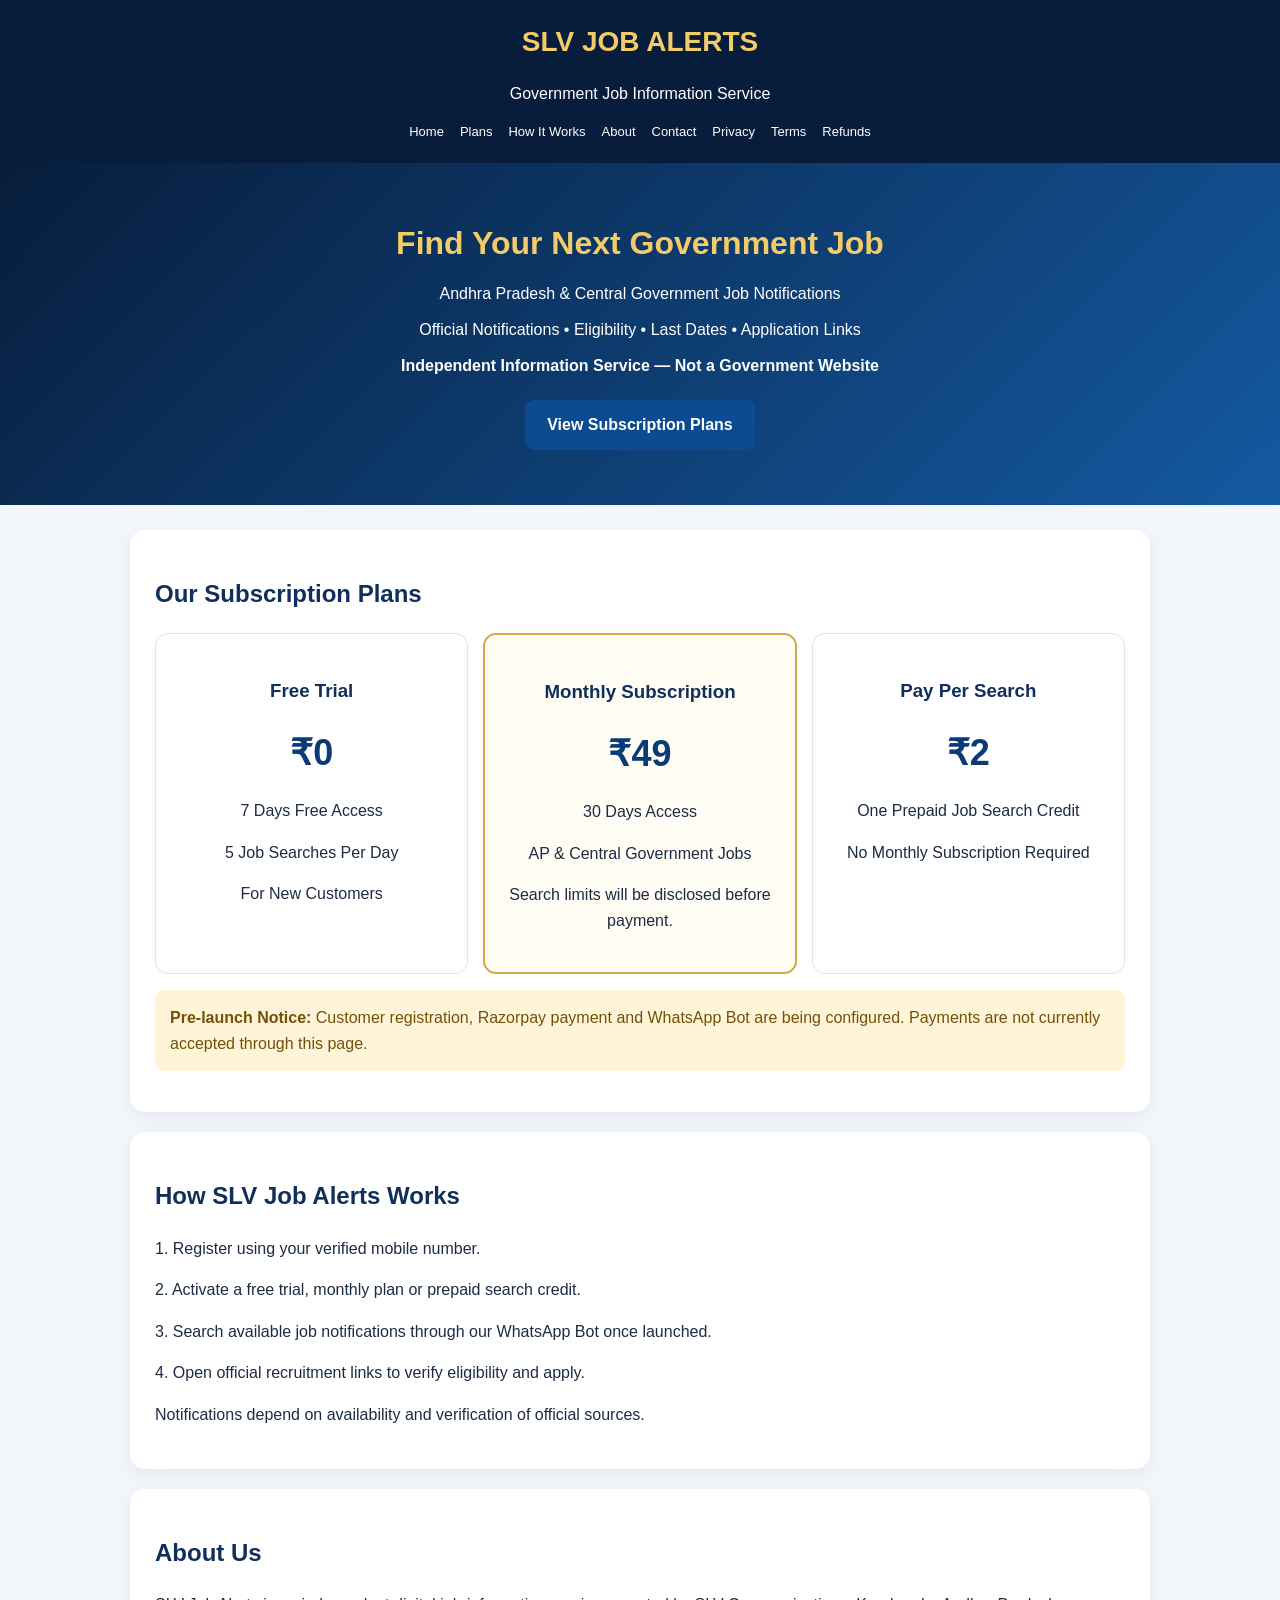
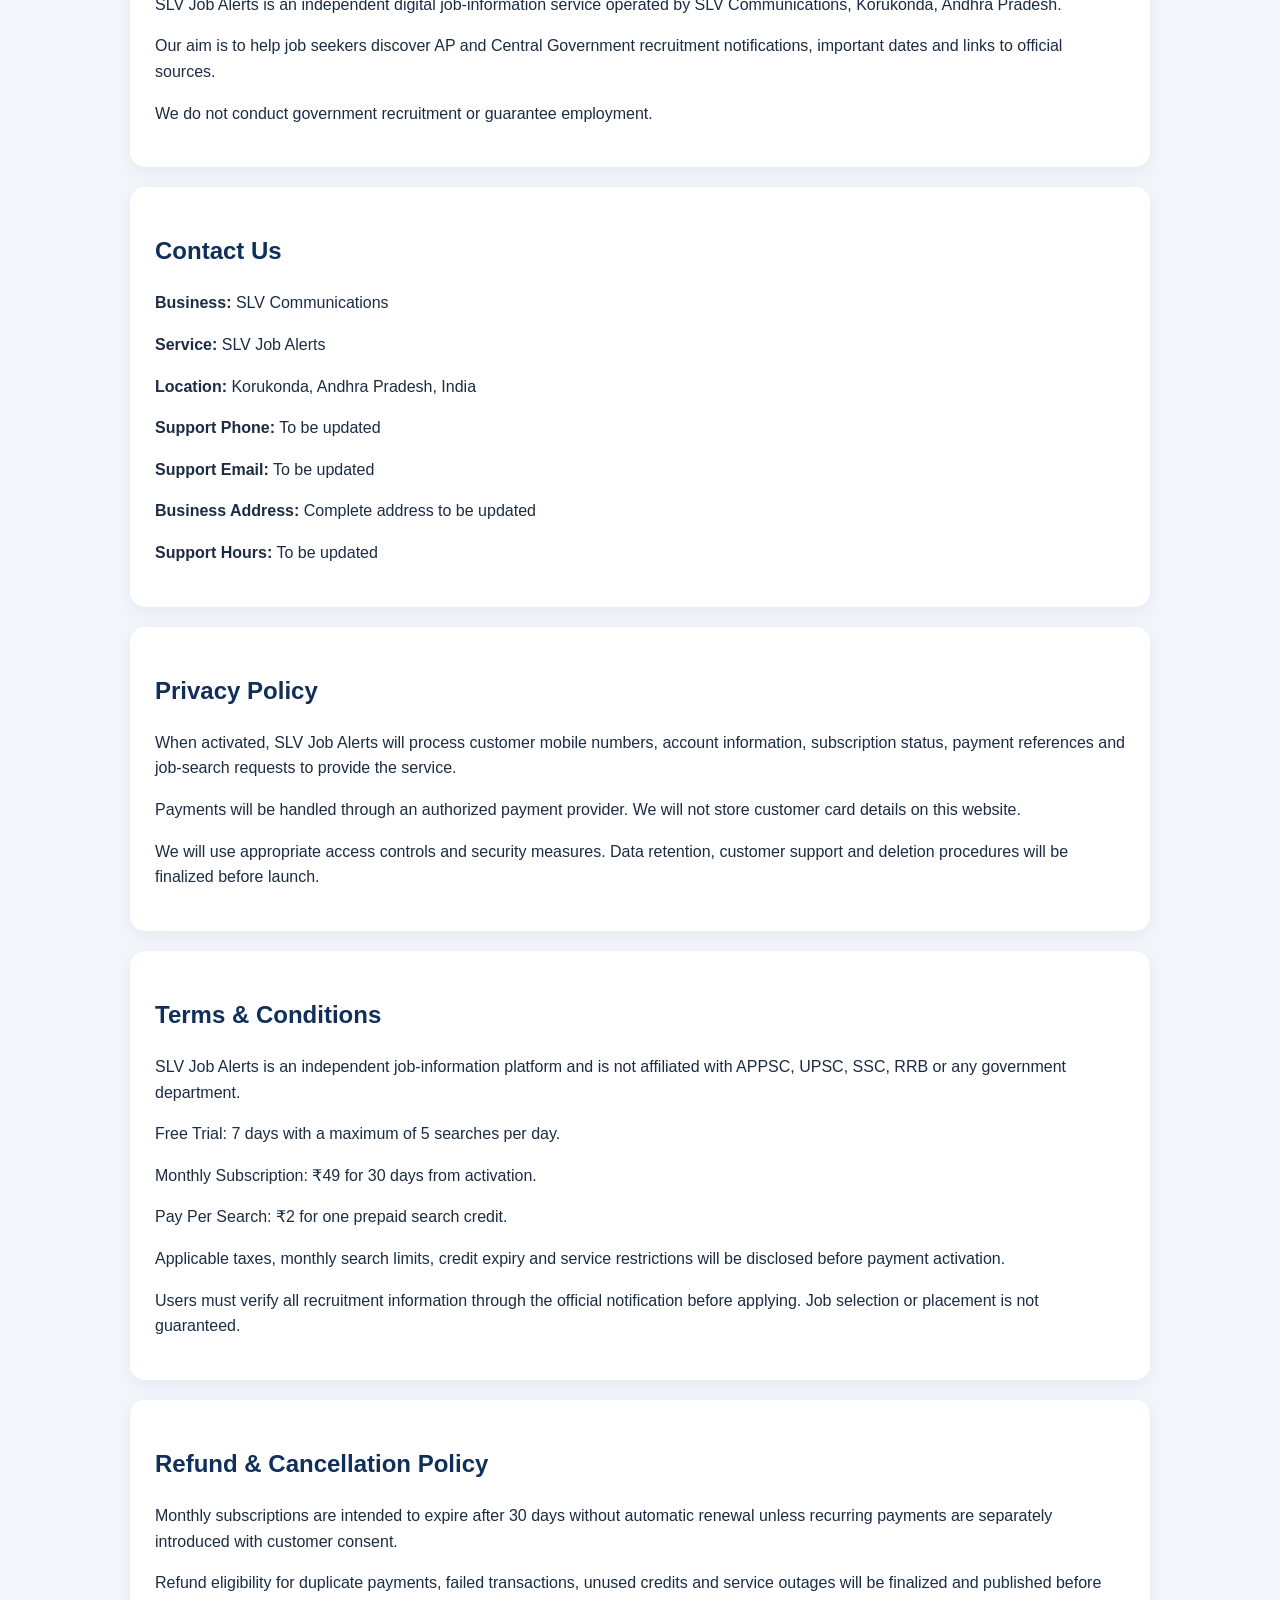
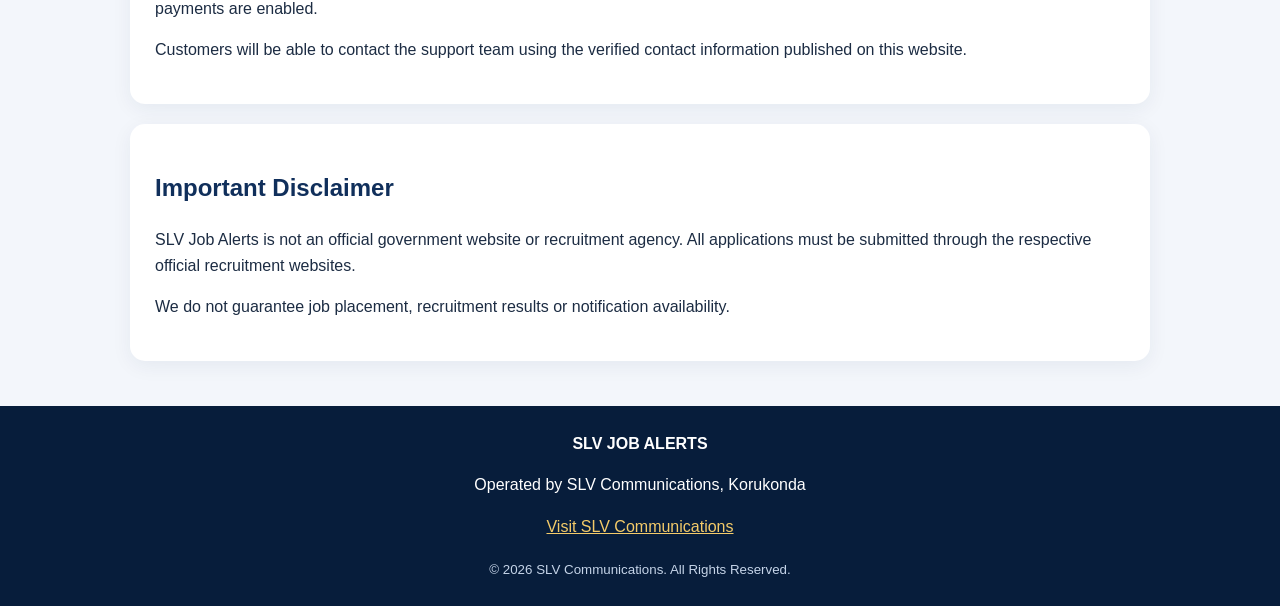
<file: job-alerts/index (3).html>
<!DOCTYPE html>
<html lang="en">
<head>
<meta charset="UTF-8">
<meta name="viewport" content="width=device-width, initial-scale=1.0">
<meta name="description" content="SLV Job Alerts - AP and Central Government job notifications and official recruitment links.">
<title>SLV Job Alerts | Government Job Updates</title>
<style>
*{box-sizing:border-box}
body{margin:0;font-family:Arial,sans-serif;background:#f3f6fb;color:#1c2c43;line-height:1.6}
header{background:#071d3b;color:#fff;padding:20px;text-align:center}
header h1{margin:0;color:#f4cb69;font-size:28px}
nav{display:flex;justify-content:center;gap:16px;flex-wrap:wrap;margin-top:12px}
nav a{color:#fff;text-decoration:none;font-size:13px}
.hero{background:linear-gradient(135deg,#071d3b,#1459a1);color:white;text-align:center;padding:55px 18px}
.hero h2{font-size:32px;margin:0 0 12px;color:#f4cb69}
.hero p{max-width:650px;margin:10px auto}
.container{max-width:1050px;margin:auto;padding:25px 15px}
section{background:#fff;padding:25px;margin-bottom:20px;border-radius:15px;box-shadow:0 5px 20px #10284a10}
h2,h3{color:#102f5b}
.plans{display:grid;grid-template-columns:repeat(auto-fit,minmax(210px,1fr));gap:15px}
.plan{border:1px solid #dce5f0;border-radius:13px;padding:23px;text-align:center}
.plan.featured{border:2px solid #d6a844;background:#fffcf4}
.price{font-size:36px;font-weight:bold;color:#0a3b77}
.btn{display:inline-block;background:#0d4b91;color:white;text-decoration:none;border:0;border-radius:9px;padding:12px 22px;font-weight:bold;margin-top:12px}
.notice{background:#fff4d7;padding:15px;border-radius:10px;color:#72510a}
footer{background:#071d3b;color:white;text-align:center;padding:25px}
footer a{color:#f4cb69}
small{color:#60728a}
footer small{color:#c5d4e8}
@media(max-width:500px){header h1{font-size:23px}.hero h2{font-size:26px}section{padding:19px}}
</style>
</head>
<body>

<header>
<h1>SLV JOB ALERTS</h1>
<p>Government Job Information Service</p>
<nav>
<a href="#home">Home</a>
<a href="#plans">Plans</a>
<a href="#how">How It Works</a>
<a href="#about">About</a>
<a href="#contact">Contact</a>
<a href="#privacy">Privacy</a>
<a href="#terms">Terms</a>
<a href="#refund">Refunds</a>
</nav>
</header>

<div class="hero" id="home">
<h2>Find Your Next Government Job</h2>
<p>Andhra Pradesh & Central Government Job Notifications</p>
<p>Official Notifications • Eligibility • Last Dates • Application Links</p>
<p><strong>Independent Information Service — Not a Government Website</strong></p>
<a class="btn" href="#plans">View Subscription Plans</a>
</div>

<main class="container">

<section id="plans">
<h2>Our Subscription Plans</h2>
<div class="plans">

<div class="plan">
<h3>Free Trial</h3>
<div class="price">₹0</div>
<p>7 Days Free Access</p>
<p>5 Job Searches Per Day</p>
<p>For New Customers</p>
</div>

<div class="plan featured">
<h3>Monthly Subscription</h3>
<div class="price">₹49</div>
<p>30 Days Access</p>
<p>AP & Central Government Jobs</p>
<p>Search limits will be disclosed before payment.</p>
</div>

<div class="plan">
<h3>Pay Per Search</h3>
<div class="price">₹2</div>
<p>One Prepaid Job Search Credit</p>
<p>No Monthly Subscription Required</p>
</div>

</div>
<p class="notice"><strong>Pre-launch Notice:</strong> Customer registration, Razorpay payment and WhatsApp Bot are being configured. Payments are not currently accepted through this page.</p>
</section>

<section id="how">
<h2>How SLV Job Alerts Works</h2>
<p>1. Register using your verified mobile number.</p>
<p>2. Activate a free trial, monthly plan or prepaid search credit.</p>
<p>3. Search available job notifications through our WhatsApp Bot once launched.</p>
<p>4. Open official recruitment links to verify eligibility and apply.</p>
<p>Notifications depend on availability and verification of official sources.</p>
</section>

<section id="about">
<h2>About Us</h2>
<p>SLV Job Alerts is an independent digital job-information service operated by SLV Communications, Korukonda, Andhra Pradesh.</p>
<p>Our aim is to help job seekers discover AP and Central Government recruitment notifications, important dates and links to official sources.</p>
<p>We do not conduct government recruitment or guarantee employment.</p>
</section>

<section id="contact">
<h2>Contact Us</h2>
<p><strong>Business:</strong> SLV Communications</p>
<p><strong>Service:</strong> SLV Job Alerts</p>
<p><strong>Location:</strong> Korukonda, Andhra Pradesh, India</p>
<p><strong>Support Phone:</strong> To be updated</p>
<p><strong>Support Email:</strong> To be updated</p>
<p><strong>Business Address:</strong> Complete address to be updated</p>
<p><strong>Support Hours:</strong> To be updated</p>
</section>

<section id="privacy">
<h2>Privacy Policy</h2>
<p>When activated, SLV Job Alerts will process customer mobile numbers, account information, subscription status, payment references and job-search requests to provide the service.</p>
<p>Payments will be handled through an authorized payment provider. We will not store customer card details on this website.</p>
<p>We will use appropriate access controls and security measures. Data retention, customer support and deletion procedures will be finalized before launch.</p>
</section>

<section id="terms">
<h2>Terms & Conditions</h2>
<p>SLV Job Alerts is an independent job-information platform and is not affiliated with APPSC, UPSC, SSC, RRB or any government department.</p>
<p>Free Trial: 7 days with a maximum of 5 searches per day.</p>
<p>Monthly Subscription: ₹49 for 30 days from activation.</p>
<p>Pay Per Search: ₹2 for one prepaid search credit.</p>
<p>Applicable taxes, monthly search limits, credit expiry and service restrictions will be disclosed before payment activation.</p>
<p>Users must verify all recruitment information through the official notification before applying. Job selection or placement is not guaranteed.</p>
</section>

<section id="refund">
<h2>Refund & Cancellation Policy</h2>
<p>Monthly subscriptions are intended to expire after 30 days without automatic renewal unless recurring payments are separately introduced with customer consent.</p>
<p>Refund eligibility for duplicate payments, failed transactions, unused credits and service outages will be finalized and published before payments are enabled.</p>
<p>Customers will be able to contact the support team using the verified contact information published on this website.</p>
</section>

<section>
<h2>Important Disclaimer</h2>
<p>SLV Job Alerts is not an official government website or recruitment agency. All applications must be submitted through the respective official recruitment websites.</p>
<p>We do not guarantee job placement, recruitment results or notification availability.</p>
</section>

</main>

<footer>
<strong>SLV JOB ALERTS</strong>
<p>Operated by SLV Communications, Korukonda</p>
<p><a href="https://onlineslv.com/">Visit SLV Communications</a></p>
<small>© 2026 SLV Communications. All Rights Reserved.</small>
</footer>

</body>
</html>
</file>
<file: styles.css>
/* Form 93 live HTML overlay: centered character cells over the official PDF page image */
.pan-html-page{position:relative;width:min(100%,794px);height:auto;aspect-ratio:595/842;background:#fff;box-shadow:0 3px 18px #0005;overflow:hidden;flex:none}
.pan-html-page-bg{position:absolute;inset:0;width:100%;height:100%;display:block}
.pan-html-overlay{position:absolute;inset:0;pointer-events:none}
.pan-html-char,.pan-html-mark,.pan-html-text,.pan-html-space-marker{position:absolute;display:flex;align-items:center;justify-content:center;box-sizing:border-box;font-family:Arial,Helvetica,sans-serif;font-weight:500;line-height:1;color:#111;white-space:nowrap;overflow:hidden}
.pan-html-char{text-transform:uppercase}
.pan-html-mark{font-weight:700}
.pan-html-photo{position:absolute;background-size:100% 100%;background-position:center;background-repeat:no-repeat}
@media(max-width:600px){.pan-html-page{width:100%}}
@media print{
 .pan-html-page{position:relative;width:210mm!important;height:297mm!important;aspect-ratio:auto!important;page-break-after:always;box-shadow:none;overflow:hidden}
 .pan-html-page:last-child{page-break-after:auto}
 .pan-html-page-bg{position:absolute;inset:0;width:100%;height:100%}
 .pan-html-overlay{position:absolute;inset:0}
 .pan-html-char,.pan-html-mark,.pan-html-text,.pan-html-space-marker{position:absolute;display:flex;align-items:center;justify-content:center;line-height:1}
 .pan-html-photo{position:absolute;background-size:100% 100%;background-repeat:no-repeat}
}
:root{--ink:#171717;--muted:#777;--gold:#b8944b;--gold-soft:#f5efdf;--line:#e9e7e1;--paper:#fff;--canvas:#f7f7f5;--green:#27865e}*{box-sizing:border-box}body{margin:0;background:var(--canvas);color:var(--ink);font-family:"DM Sans",sans-serif}button,input{font:inherit}.hidden{display:none!important}.login-shell{min-height:100vh;display:grid;grid-template-columns:1.02fr .98fr;background:#fff}.login-brand{background:#141414;color:#fff;padding:34px clamp(28px,6vw,88px);display:flex;flex-direction:column;justify-content:space-between;min-height:100vh}.brand-mark{font-family:"Manrope",sans-serif;display:flex;align-items:center;gap:14px;color:#d2b36e;font:700 12px "DM Sans",sans-serif;letter-spacing:2.3px;white-space:nowrap}.brand-line{height:1px;background:#a88748;flex:1;max-width:95px}.brand-copy{max-width:560px;margin:70px 0}.eyebrow{font-size:10px;letter-spacing:2px;font-weight:700;color:var(--gold)}.brand-copy h1{font-family:"Manrope",sans-serif;font:800 clamp(42px,5vw,68px)/1.08 "DM Sans",sans-serif;letter-spacing:-2.8px;margin:20px 0}.brand-copy h1 em{font-style:normal;color:#c9a45d}.brand-copy p{color:#b7b7b7;font-size:15px;line-height:1.8;max-width:390px}.brand-foot{font-size:9px;letter-spacing:2px;color:#777}.login-panel{display:grid;place-items:center;padding:32px}.login-card{width:min(100%,390px)}.small-logo{font-family:"Manrope",sans-serif;font:800 19px "DM Sans";letter-spacing:1px;margin-bottom:55px}.small-logo span{color:var(--gold);font-size:11px;letter-spacing:2px;margin-left:6px}.login-card h2{font-family:"Manrope",sans-serif;font:800 32px "DM Sans";letter-spacing:-1px;margin:12px 0 7px}.muted{color:var(--muted);font-size:13px;margin:0 0 32px}.login-card label{display:block;font-size:12px;font-weight:700;margin:18px 0 8px}.login-card input,.search-input{width:100%;border:1px solid #deddd8;background:#fff;border-radius:9px;padding:14px 13px;outline:none;font-size:13px}.login-card input:focus,.search-input:focus{border-color:var(--gold);box-shadow:0 0 0 3px #b8944b18}.password-wrap{position:relative}.password-wrap input{padding-right:60px}.password-wrap button{position:absolute;right:12px;top:50%;transform:translateY(-50%);border:0;background:none;color:#777;font-size:11px;cursor:pointer}.primary-btn{margin-top:25px;width:100%;border:0;border-radius:9px;background:#171717;color:#fff;padding:15px;font-weight:700;cursor:pointer;display:flex;justify-content:center;gap:14px}.primary-btn:hover{background:#303030}.primary-btn span{color:#d4b36b}.message{min-height:20px;color:#b33b34;font-size:12px;margin-top:12px}.login-note{border-top:1px solid var(--line);padding-top:18px;margin-top:24px;color:#999;font-size:11px}.app-shell{min-height:100vh;display:grid;grid-template-columns:245px 1fr}.sidebar{background:#171717;color:#fff;padding:26px 17px;display:flex;flex-direction:column;min-height:100vh}.sidebar-brand{display:flex;align-items:center;gap:11px;padding:0 10px 34px}.brand-symbol{width:36px;height:36px;border:1px solid #a9874a;color:#d3b16b;border-radius:10px;display:grid;place-items:center;font:800 20px "DM Sans"}.sidebar-brand strong{display:block;font:800 17px "DM Sans";letter-spacing:1px}.sidebar-brand small{font-size:8px;letter-spacing:1.5px;color:#aaa}.nav-label{font-size:9px;color:#777;letter-spacing:1.6px;padding:0 12px 10px;font-weight:700}.nav-gap{margin-top:26px}.nav-item{border:0;background:transparent;color:#aaa;text-align:left;padding:12px;border-radius:8px;font-size:12px;cursor:pointer;margin:2px 0}.nav-item span{display:inline-block;width:25px;color:#c5a45f;font-size:16px}.nav-item.active,.nav-item:hover{background:#292929;color:#fff}.sidebar-bottom{margin-top:auto;border-top:1px solid #303030;padding:17px 10px 0;display:flex;align-items:center;gap:8px;font-size:10px;color:#888}.secure-dot{width:7px;height:7px;border-radius:50%;background:#3eb17b}.main-area{min-width:0}.topbar{height:88px;background:#fff;border-bottom:1px solid var(--line);padding:0 clamp(22px,4vw,54px);display:flex;align-items:center;justify-content:space-between}.topbar .eyebrow{font-size:8px}.topbar h2{font:700 18px "DM Sans";margin:4px 0}.user-area{display:flex;align-items:center;gap:12px}.user-meta{text-align:right}.user-meta strong{display:block;font-size:11px}.user-meta small{color:#888;font-size:10px;text-transform:capitalize}.avatar{width:34px;height:34px;border-radius:50%;background:var(--gold-soft);color:#8b6c30;display:grid;place-items:center;font-weight:700}.signout-btn{border:1px solid var(--line);background:white;border-radius:7px;padding:8px 11px;font-size:10px;cursor:pointer}.view{padding:36px clamp(22px,4vw,54px) 60px;max-width:1500px;margin:auto}.welcome-row{display:flex;justify-content:space-between;align-items:end;margin-bottom:28px}.welcome-row h1{font:800 clamp(25px,3vw,34px) "DM Sans";letter-spacing:-1.4px;margin:0 0 8px}.welcome-row h1 span{color:var(--gold)}.welcome-row p,.section-heading p{font-size:12px;color:#888;margin:0}.date-chip{font-size:11px;color:#777;background:#fff;border:1px solid var(--line);padding:9px 12px;border-radius:8px}.stat-grid{display:grid;grid-template-columns:repeat(3,minmax(0,1fr));gap:14px;margin-bottom:36px}.stat-card{background:#fff;border:1px solid var(--line);border-radius:12px;padding:18px 19px;min-height:125px}.stat-top{display:flex;justify-content:space-between;color:#777;font-size:11px}.stat-icon{width:26px;height:26px;display:grid;place-items:center;background:var(--gold-soft);border-radius:7px;color:#987638}.stat-card strong{display:block;font:800 24px "DM Sans";margin:11px 0 3px}.stat-card small{color:#999;font-size:10px}.section-heading{display:flex;align-items:end;justify-content:space-between;margin:0 0 15px}.section-heading h3{font:700 16px "DM Sans";margin:0 0 5px}.category-grid{display:grid;grid-template-columns:repeat(3,minmax(0,1fr));gap:12px}.category-card{border:1px solid #e5e2da;background:#fff;border-radius:11px;padding:16px;display:flex;align-items:center;gap:12px;text-align:left;cursor:pointer;transition:border-color .16s,transform .16s}.category-card:hover,.category-card.selected{border-color:var(--gold);transform:translateY(-1px)}.category-icon{width:38px;height:38px;display:grid;place-items:center;border-radius:9px;background:#f6f2e8;color:#927238;font-size:17px}.category-card strong{font-size:12px;display:block}.category-card small{font-size:10px;color:#999;display:block;margin-top:4px}.service-heading{margin-top:32px}.search-input{max-width:230px;padding:10px 12px}.service-list{display:grid;grid-template-columns:repeat(3,minmax(0,1fr));gap:10px}.service-item{border:1px solid var(--line);background:#fff;border-radius:9px;padding:13px 14px;font-size:12px;display:flex;justify-content:space-between;align-items:center}.service-item span{color:#b08c4b}.empty-state,.loading-card{grid-column:1/-1;background:#fff;border:1px dashed #dedbd3;border-radius:10px;padding:22px;text-align:center;color:#999;font-size:12px}.empty-panel{background:#fff;border:1px solid var(--line);border-radius:14px;padding:55px 25px;text-align:center;margin-top:25px}.empty-icon{font-size:28px;color:var(--gold)}.empty-panel h2{font:700 22px "DM Sans"}.empty-panel p{color:#888;font-size:12px}.admin-only{display:none}.admin-mode .admin-only{display:block}@media(max-width:850px){.app-shell{grid-template-columns:76px 1fr}.sidebar{padding:22px 10px}.sidebar-brand{padding:0 8px 30px}.sidebar-brand>div:last-child,.nav-label,.nav-item:not(span),.sidebar-bottom span{font-size:0}.nav-item{font-size:0;text-align:center;padding:12px 4px}.nav-item span{font-size:17px;width:auto}.sidebar-bottom{justify-content:center}.sidebar-bottom span{display:none}.category-grid,.service-list{grid-template-columns:repeat(2,minmax(0,1fr))}}@media(max-width:600px){.login-shell{grid-template-columns:1fr}.login-brand{min-height:auto;padding:25px 24px 20px}.brand-copy{margin:55px 0 45px}.brand-copy h1{font-size:43px}.brand-foot{display:none}.login-panel{padding:35px 24px}.small-logo{margin-bottom:35px}.app-shell{grid-template-columns:1fr}.sidebar{min-height:auto;height:62px;position:sticky;top:0;z-index:5;flex-direction:row;align-items:center;padding:7px 12px;gap:4px}.sidebar-brand{padding:0 7px;margin-right:auto}.brand-symbol{width:32px;height:32px}.sidebar-brand strong{font-size:14px}.sidebar-brand small{font-size:7px}.nav-label,.nav-gap,.sidebar-bottom{display:none}.nav-item{margin:0;padding:9px 10px}.nav-item span{font-size:16px}.topbar{height:72px;padding:0 16px}.topbar h2{font-size:16px}.user-area{gap:7px}.user-meta{display:none}.signout-btn{padding:7px 8px}.view{padding:25px 16px 45px}.welcome-row{align-items:start;gap:10px;flex-direction:column}.welcome-row h1{font-size:27px}.stat-grid{grid-template-columns:1fr;gap:9px;margin-bottom:28px}.stat-card{min-height:100px}.category-grid{grid-template-columns:1fr 1fr;gap:8px}.category-card{padding:12px 9px;gap:8px}.category-icon{width:32px;height:32px;flex:none}.category-card strong{font-size:10px}.category-card small{font-size:9px}.section-heading{align-items:start;gap:10px;flex-direction:column}.search-input{max-width:none}.service-list{grid-template-columns:1fr 1fr;gap:7px}.service-item{padding:11px 9px;font-size:10px}}
.admin-module-head{display:flex;justify-content:space-between;align-items:end;gap:16px;margin:0 0 20px}.admin-module-head h2{font:800 25px "DM Sans";margin:7px 0}.admin-module-head p,.admin-editor-head p{font-size:12px;color:#888;margin:0}.admin-add-btn{width:auto;margin:0;padding:11px 17px;white-space:nowrap}.admin-module-stats{display:grid;grid-template-columns:repeat(3,minmax(0,1fr));gap:12px;margin-bottom:20px}.admin-module-stats>div{background:#fff;border:1px solid var(--line);border-radius:10px;padding:15px}.admin-module-stats small{display:block;color:#888;font-size:10px}.admin-module-stats strong{display:block;font:800 22px "DM Sans";margin-top:7px}.admin-table-wrap,.admin-editor{background:#fff;border:1px solid var(--line);border-radius:12px;padding:18px;margin:18px 0}.admin-table-head,.admin-editor-head{display:flex;justify-content:space-between;align-items:center;gap:12px;margin-bottom:15px}.admin-table-head h3,.admin-editor-head h3{font:700 15px "DM Sans";margin:0}.admin-service-row{display:grid;grid-template-columns:minmax(140px,1.5fr) minmax(140px,1fr) auto;align-items:center;gap:12px;border-top:1px solid var(--line);padding:13px 0}.admin-service-main strong,.admin-service-main small{display:block}.admin-service-main strong{font-size:12px}.admin-service-main small{font-size:10px;color:#888;margin-top:4px}.admin-service-meta{display:flex;flex-direction:column;gap:6px;font-size:10px;color:#888}.status-pill{display:inline-flex;width:max-content;border-radius:20px;padding:4px 8px;font-size:9px}.is-active{background:#e9f5ee;color:#28764d}.is-inactive{background:#f4eeee;color:#995454}.admin-service-actions{display:flex;gap:6px}.admin-service-actions button,.text-btn{border:1px solid var(--line);background:#fff;border-radius:7px;padding:7px 9px;font-size:10px;cursor:pointer}.admin-service-actions button:hover,.text-btn:hover{border-color:var(--gold)}.service-form{display:grid;gap:13px}.service-form label{display:grid;gap:6px;font-size:11px;font-weight:700;color:#555}.service-form input:not([type=checkbox]),.service-form select,.service-form textarea{width:100%;border:1px solid #deddd8;border-radius:8px;padding:10px 11px;font:12px "DM Sans";background:#fff;color:#222;min-width:0}.service-form textarea{resize:vertical;font-family:ui-monospace,monospace;font-size:11px}.admin-form-grid{display:grid;grid-template-columns:repeat(3,minmax(0,1fr));gap:12px}.wallet-map-box{border:1px solid var(--line);border-radius:9px;padding:13px}.wallet-map-box>strong{font-size:12px}.wallet-map-box>p{font-size:10px;color:#888;margin:4px 0 12px}.wallet-choice-grid{display:grid;grid-template-columns:repeat(3,minmax(0,1fr));gap:8px}.wallet-choice{display:flex!important;align-items:center;gap:8px;border:1px solid var(--line);border-radius:7px;padding:9px;cursor:pointer}.wallet-choice input{accent-color:var(--gold)}.wallet-choice span{font-size:10px}.wallet-choice small{display:block;color:#999;font-size:9px;margin-top:2px}.inline-check{display:flex!important;align-items:center;grid-template-columns:auto 1fr!important;width:max-content}.inline-check input{accent-color:var(--gold)}.admin-form-actions{display:flex;justify-content:flex-end;gap:9px;align-items:center}.admin-form-actions .primary-btn{width:auto;margin:0;padding:10px 18px}.admin-editor-head{margin-bottom:18px}@media(max-width:750px){.admin-form-grid{grid-template-columns:1fr}.wallet-choice-grid{grid-template-columns:repeat(2,minmax(0,1fr))}.admin-service-row{grid-template-columns:1fr auto}.admin-service-meta{grid-column:1}.admin-service-actions{grid-column:2;grid-row:1/3;flex-direction:column}.admin-module-head{align-items:start;flex-direction:column}.admin-module-stats{grid-template-columns:1fr 1fr}.admin-module-stats>div:last-child{grid-column:1/-1}}@media(max-width:450px){.admin-table-wrap,.admin-editor{padding:12px}.wallet-choice-grid{grid-template-columns:1fr}.admin-module-stats{grid-template-columns:1fr 1fr}}

.admin-module-head select{border:1px solid var(--line);border-radius:8px;background:#fff;padding:10px 12px;font:11px "DM Sans";min-width:130px}
.admin-editor>h3,.admin-table-wrap>h3{font:700 15px "DM Sans";margin:0 0 14px}

.billing-editor{padding:18px}.billing-top,.billing-payment{display:grid;grid-template-columns:repeat(3,minmax(0,1fr));gap:12px;margin-bottom:16px}.billing-top label,.billing-payment label{display:grid;gap:6px;font-size:11px;font-weight:700;color:#555}.billing-top input,.billing-payment input,.billing-payment select{width:100%;border:1px solid #deddd8;border-radius:8px;padding:10px 11px;font:12px "DM Sans";background:#fff}.billing-row{border:1px solid var(--line);border-radius:10px;padding:13px;margin:12px 0;background:#fff}.billing-row-head{display:flex;justify-content:space-between;font-size:12px;margin-bottom:10px}.billing-row-total{font-weight:800;color:#8b6c30}.billing-row-fields{display:grid;grid-template-columns:repeat(3,minmax(0,1fr));gap:10px}.billing-row-fields label{display:grid;gap:5px;font-size:10px;color:#666}.billing-row-fields input,.billing-row-fields select{width:100%;min-width:0;border:1px solid #deddd8;border-radius:7px;padding:9px;font:11px "DM Sans";background:#fff}.billing-row-result{font-size:10px;color:#777;margin-top:10px}.billing-totals{display:grid;grid-template-columns:repeat(3,minmax(0,1fr));gap:10px;background:#f8f6f0;padding:14px;border-radius:9px;margin:16px 0}.billing-totals small{display:block;color:#777;font-size:10px}.billing-totals strong{display:block;font:800 17px "DM Sans";margin-top:5px}.billing-change{font:700 14px "DM Sans";text-align:right;margin:12px 0;color:#28764d}@media(max-width:650px){.billing-top,.billing-payment{grid-template-columns:1fr 1fr}.billing-row-fields{grid-template-columns:1fr 1fr}.billing-totals{grid-template-columns:1fr 1fr}.billing-totals>div:last-child{grid-column:1/-1}}
#bill-edit-editor textarea{width:100%;border:1px solid #deddd8;border-radius:8px;padding:12px;font:11px ui-monospace,monospace;resize:vertical;min-height:220px}#bill-edit-editor .service-form{display:grid;gap:8px;font-size:11px;font-weight:700;color:#555}

/* Operations module controls */
.denomination-grid{display:grid;grid-template-columns:repeat(3,minmax(0,1fr));gap:10px;margin:14px 0}
.denomination-grid label{display:flex;align-items:center;justify-content:space-between;gap:8px;padding:10px;border:1px solid #dedede;border-radius:8px;font-weight:600}
.denomination-grid input{width:84px;min-width:0;padding:8px;border:1px solid #d5d5d5;border-radius:6px}
#op-close-editor .admin-editor,#drawer-close-editor .admin-editor{margin-top:16px}
@media(max-width:640px){.denomination-grid{grid-template-columns:repeat(2,minmax(0,1fr))}.denomination-grid label{font-size:13px}}


.quick-link-editor{margin:18px 0;padding:20px}
.quick-link-form{display:grid;grid-template-columns:repeat(3,minmax(0,1fr)) auto;gap:12px;align-items:end}
.quick-link-form label{display:flex;flex-direction:column;gap:7px;font-size:13px;font-weight:600}
.quick-link-form input{width:100%;min-width:0;padding:11px 12px;border:1px solid #d8d8d8;border-radius:8px;background:#fff;color:#171717}
.quick-link-grid{display:grid;grid-template-columns:repeat(auto-fill,minmax(230px,1fr));gap:14px;margin-top:20px}
.quick-link-card{display:flex;flex-wrap:wrap;align-items:center;gap:12px;padding:17px;border:1px solid #dedede;border-radius:12px;background:#fff}
.quick-link-mark{width:40px;height:40px;display:grid;place-items:center;border:1px solid #c9a34c;border-radius:10px;color:#9a772d;font-size:22px}
.quick-link-info{display:flex;flex:1;min-width:120px;flex-direction:column;gap:4px}
.quick-link-info strong{font-size:14px}.quick-link-info small,.quick-link-admin{color:#777;font-size:12px}
.quick-link-open{display:inline-flex;align-items:center;justify-content:center;text-decoration:none;padding:9px 13px;font-size:12px}
.quick-link-admin{width:100%;display:flex;align-items:center;gap:8px;flex-wrap:wrap;padding-top:10px;border-top:1px solid #eee}
.quick-link-admin span{margin-right:auto}
.quick-link-admin button{padding:6px 10px;border:1px solid #ccc;border-radius:7px;background:#fff;color:#222;font-size:12px}
.quick-link-admin .danger-btn{border-color:#d7a5a2;color:#a33}
.quick-link-note{margin-top:18px;padding:14px 16px;border:1px solid #e5e0d5;border-radius:10px;color:#666;font-size:13px;line-height:1.6}
@media(max-width:760px){.quick-link-form{grid-template-columns:1fr}.quick-link-grid{grid-template-columns:1fr}}


.pan-tabs{display:flex;gap:9px;flex-wrap:wrap;margin:16px 0}
.pan-tabs button,.pan-record button{border:1px solid #cfcfcf;background:#fff;color:#222;border-radius:8px;padding:10px 13px;cursor:pointer}
.pan-entry-form,.pan-section{display:flex;flex-direction:column;gap:14px}
.pan-section{padding:18px;margin:14px 0;border:1px solid #e1e1e1;border-radius:12px;background:#fff}
.pan-section h3{margin:0;font-size:16px}
.pan-section p{margin:0;color:#777;font-size:13px}
.pan-grid{display:grid;grid-template-columns:repeat(2,minmax(0,1fr));gap:12px}
.pan-grid label{display:flex;flex-direction:column;gap:6px;font-size:13px;font-weight:600}
.pan-grid input,.pan-grid select,.pan-search-row input{width:100%;min-width:0;padding:10px 11px;border:1px solid #d5d5d5;border-radius:8px;background:#fff;color:#171717}
.pan-form-actions{display:flex;gap:10px;flex-wrap:wrap}
.pan-upload-previews{display:flex;gap:12px}.pan-upload-previews img{max-width:100px;max-height:100px;object-fit:contain;border:1px solid #ddd}
.pan-search-row{display:flex;gap:8px;margin:15px 0}.pan-record{display:flex;align-items:center;justify-content:space-between;gap:12px;padding:13px;border-bottom:1px solid #eee;flex-wrap:wrap}.pan-record small{display:block;color:#777;margin-top:4px}
#pan-message{font-size:13px;color:#28784e}
@media(max-width:680px){.pan-grid{grid-template-columns:1fr}.pan-search-row{flex-direction:column}.pan-record{align-items:flex-start}}


.employee-announcements{margin:18px 0 22px}
.announcement-heading{display:flex;align-items:center;justify-content:space-between;margin-bottom:12px}
.announcement-heading h3{margin:3px 0 0;font-size:18px}
.announcement-list{display:grid;grid-template-columns:repeat(auto-fit,minmax(250px,1fr));gap:12px}
.announcement-card,.announcement-admin-row{display:flex;gap:12px;align-items:flex-start;padding:15px;border:1px solid #e3dfd5;border-radius:12px;background:#fff}
.wallet-low-balance{border:2px solid #dc2626!important;background:#fff0f0!important;animation:walletLowBalanceBlink 1s ease-in-out infinite;color:#991b1b}
.wallet-low-balance .announcement-copy strong,.wallet-low-balance .admin-service-main strong,.wallet-low-balance .admin-service-meta strong{color:#b91c1c!important}
.wallet-low-balance .announcement-copy p,.wallet-low-balance .admin-service-main small{color:#991b1b!important}
@keyframes walletLowBalanceBlink{0%,100%{background:#fff0f0;box-shadow:0 0 0 0 rgba(220,38,38,.10)}50%{background:#fecaca;box-shadow:0 0 0 4px rgba(220,38,38,.16)}}
@media(prefers-reduced-motion:reduce){.wallet-low-balance{animation:none;background:#fecaca!important;border-color:#b91c1c!important}}
.announcement-icon{width:38px;height:38px;flex:0 0 38px;display:grid;place-items:center;border-radius:10px;background:#f4f0e7;font-size:19px}
.announcement-copy{min-width:0;flex:1}
.announcement-type{font-size:10px;font-weight:800;letter-spacing:.07em;text-transform:uppercase;color:#97732f;margin-bottom:5px}
.announcement-copy strong{display:block;font-size:14px;color:#191919}
.announcement-copy p{margin:5px 0 0;font-size:13px;line-height:1.55;color:#555;white-space:normal;overflow-wrap:anywhere}
.announcement-editor{margin:18px 0;padding:20px}
.announcement-form{display:grid;grid-template-columns:repeat(2,minmax(0,1fr));gap:13px}
.announcement-form label{display:flex;flex-direction:column;gap:6px;font-size:13px;font-weight:600}
.announcement-form input,.announcement-form select,.announcement-form textarea{width:100%;min-width:0;padding:10px 11px;border:1px solid #d6d6d6;border-radius:8px;background:#fff;color:#171717;font:inherit}
.announcement-form label:nth-child(4),.announcement-form label:nth-child(5),.announcement-form label:nth-child(6){grid-column:auto}
.announcement-actions{display:flex;gap:9px;align-items:center;flex-wrap:wrap}
.announcement-admin-list{margin-top:22px}
.announcement-admin-list h3{margin-bottom:12px}
.announcement-admin-row{margin-bottom:10px}
.announcement-row-actions{display:flex;gap:6px;flex-wrap:wrap}
.announcement-row-actions button{padding:7px 10px;border:1px solid #ccc;border-radius:7px;background:#fff;color:#222;font-size:12px}
.announcement-row-actions .danger-btn{color:#a33;border-color:#d7a5a2}
@media(max-width:680px){.announcement-form{grid-template-columns:1fr}.announcement-form label,.announcement-form label:nth-child(n){grid-column:1}.announcement-admin-row{flex-wrap:wrap}.announcement-row-actions{width:100%}}


.finance-period-label{margin:8px 0 14px;color:#777;font-size:13px}
.finance-kpi-grid{display:grid;grid-template-columns:repeat(auto-fit,minmax(175px,1fr));gap:12px;margin:12px 0}
.finance-kpi{padding:17px;border:1px solid #e2e2e2;border-radius:12px;background:#fff;min-width:0}
.finance-kpi small,.finance-secondary-stats small{display:block;color:#777;font-size:12px}
.finance-kpi strong{display:block;font-size:clamp(18px,2vw,25px);margin:9px 0 5px;overflow-wrap:anywhere}
.finance-kpi span{font-size:11px;color:#777}
.finance-progress{height:7px;border-radius:8px;background:#eee;margin-top:12px;overflow:hidden}
.finance-progress i{display:block;height:100%;width:0;background:#b99445;border-radius:8px;transition:width .2s}
.finance-secondary-stats{display:grid;grid-template-columns:1fr 1fr;gap:12px;margin:12px 0}
.finance-secondary-stats>div{padding:13px 16px;background:#f8f8f8;border:1px solid #e8e8e8;border-radius:10px}
.finance-secondary-stats strong{display:block;margin-top:5px;font-size:16px}
.finance-target-editor{margin:18px 0;padding:19px}
.finance-target-editor>p{font-size:13px;color:#777}
.finance-target-form{display:grid;grid-template-columns:1fr 1fr 1fr auto;gap:12px;align-items:end}
.finance-target-form label{display:flex;flex-direction:column;gap:6px;font-size:13px;font-weight:600}
.finance-target-form input,.finance-target-form select{width:100%;padding:10px 11px;border:1px solid #d5d5d5;border-radius:8px;background:#fff;color:#171717}
.finance-target-chips{display:flex;gap:8px;flex-wrap:wrap;margin-top:12px}
.finance-target-chips span{padding:7px 10px;border:1px solid #e1e1e1;border-radius:8px;font-size:11px;color:#666}
.finance-lower-grid{display:grid;grid-template-columns:1fr 1fr;gap:14px;margin:16px 0}
.finance-lower-grid .admin-table-wrap{min-width:0}
@media(max-width:900px){.finance-kpi-grid{grid-template-columns:repeat(2,minmax(0,1fr))}}
@media(max-width:640px){.finance-kpi-grid{grid-template-columns:1fr 1fr;gap:8px}.finance-kpi{padding:12px}.finance-secondary-stats,.finance-lower-grid{grid-template-columns:1fr}.finance-target-form{grid-template-columns:1fr}.finance-target-form button{width:100%}}


.festive-login-overlay{position:fixed;inset:0;z-index:10000;display:flex;align-items:center;justify-content:center;padding:18px;background:rgba(12,12,12,.72);backdrop-filter:blur(5px);animation:festiveFadeIn .22s ease}
.festive-login-modal{position:relative;width:min(520px,100%);max-height:min(82vh,720px);overflow:auto;padding:30px 26px 24px;border:1px solid #d6b76d;border-radius:18px;background:linear-gradient(145deg,#fffdf7,#fff 62%,#fbf4e6);box-shadow:0 24px 90px rgba(0,0,0,.32);text-align:center;animation:festivePopIn .28s ease}
.festive-popup-close{position:absolute;right:13px;top:10px;width:34px;height:34px;border:1px solid #e4d7b9;border-radius:50%;background:#fff;color:#333;font-size:23px;line-height:1;cursor:pointer}
.festive-popup-confetti{color:#b28b3e;font-size:26px;letter-spacing:12px;margin:3px 0 10px}
.festive-popup-eyebrow{font-size:10px;font-weight:800;letter-spacing:2px;color:#98732d}
.festive-login-modal h2{margin:10px 0 6px;color:#805d20;font-family:Georgia,serif;font-size:30px}
.festive-popup-subtitle{margin:0 auto 18px;max-width:360px;color:#71634a;font-size:13px;line-height:1.6}
.festive-popup-items{display:grid;gap:10px;text-align:left}
.festive-popup-item{padding:14px 16px;border:1px solid #eadfc8;border-radius:12px;background:rgba(255,255,255,.86)}
.festive-popup-date{font-size:10px;color:#9a7a3e;margin-bottom:4px}
.festive-popup-item h3{margin:0 0 6px;font-size:16px;color:#27231c}
.festive-popup-item p{margin:0;color:#615b50;font-size:13px;line-height:1.55;white-space:pre-wrap}
.festive-popup-ok{margin-top:18px;min-width:130px}
@keyframes festiveFadeIn{from{opacity:0}to{opacity:1}}
@keyframes festivePopIn{from{opacity:0;transform:translateY(12px) scale(.98)}to{opacity:1;transform:translateY(0) scale(1)}}
@media(max-width:520px){.festive-login-modal{padding:26px 17px 20px;border-radius:15px}.festive-login-modal h2{font-size:26px}}


/* SLV V2 professional refresh */
:root{--ink:#171717;--muted:#74716b;--gold:#c5a15a;--gold-soft:#f7f1e4;--line:#e9e4d9;--canvas:#f4f3f0;--green:#27865e}
body{background:radial-gradient(ellipse at 8% 0%,#fbf8f0 0,transparent 36%),var(--canvas);color:#20201e}
.login-shell{background:#faf9f6;grid-template-columns:minmax(0,1.04fr) minmax(390px,.96fr)}
.login-brand{position:relative;overflow:hidden;background:linear-gradient(145deg,#111 0%,#1c1b18 65%,#292319 100%);padding:clamp(28px,5vw,68px)}
.login-brand:after{content:"";position:absolute;width:440px;height:440px;border:1px solid rgba(202,169,101,.15);border-radius:50%;right:-160px;bottom:-220px;box-shadow:0 0 0 38px rgba(202,169,101,.035),0 0 0 78px rgba(202,169,101,.025)}
.brand-mark{position:relative;z-index:1;color:#d7b66f;letter-spacing:2.6px;font-size:11px}
.brand-line{background:linear-gradient(90deg,transparent,#c8a45f)}
.brand-copy{position:relative;z-index:1;max-width:570px}
.brand-copy h1{font-size:clamp(44px,5.3vw,74px);line-height:1.04;letter-spacing:-3.5px}
.brand-copy p{max-width:410px;font-size:15px;line-height:1.9;color:#c2beb5}
.brand-foot{position:relative;z-index:1;color:#a69b83}
.login-panel{background:linear-gradient(135deg,#fff 0%,#faf8f3 100%);padding:40px}
.login-card{width:min(100%,420px);padding:clamp(25px,3vw,42px);border:1px solid #ece7dc;border-radius:20px;background:#fff;box-shadow:0 22px 70px rgba(39,31,15,.08)}
.small-logo{margin-bottom:42px}
.login-card h2{font-size:35px;letter-spacing:-1.5px}
.login-card input{border-radius:11px;padding:15px}
.primary-btn{border-radius:11px;background:linear-gradient(110deg,#171717,#302a1e);box-shadow:0 9px 22px rgba(26,24,19,.12);transition:transform .18s,box-shadow .18s}
.primary-btn:hover{background:#24211b;transform:translateY(-1px);box-shadow:0 12px 26px rgba(26,24,19,.16)}
.login-actions{display:flex;align-items:center;justify-content:space-between;gap:10px;margin-top:14px}
.login-actions span{font-size:9px;color:#aaa}
.link-btn{border:0;background:transparent;padding:4px 0;color:#987638;font-size:11px;font-weight:700;cursor:pointer}
.link-btn:hover{text-decoration:underline}
.app-shell{grid-template-columns:258px minmax(0,1fr);background:#f4f3f0}
.sidebar{position:sticky;top:0;height:100vh;overflow:auto;background:linear-gradient(180deg,#171715,#211f1a);padding:28px 16px 20px}
.sidebar-brand{padding-bottom:30px;border-bottom:1px solid rgba(255,255,255,.08);margin-bottom:24px}
.brand-symbol{border-radius:11px;background:rgba(198,162,89,.09);box-shadow:inset 0 0 0 1px rgba(198,162,89,.08)}
.nav-label{font-size:9px;letter-spacing:1.8px;color:#9d9688}
.nav-item{display:flex;align-items:center;width:100%;min-height:42px;border:1px solid transparent;padding:10px 12px;font-size:12px;transition:background .15s,border-color .15s,color .15s}
.nav-item span{flex:0 0 25px}
.nav-item.active{background:linear-gradient(90deg,rgba(197,161,90,.19),rgba(197,161,90,.06));border-color:rgba(197,161,90,.18);color:#fff}
.nav-item.active span{color:#e0bd73}
.main-area{min-width:0}
.topbar{height:86px;position:sticky;top:0;z-index:4;background:rgba(255,255,255,.94);backdrop-filter:blur(14px);box-shadow:0 4px 20px rgba(28,25,18,.035);padding-inline:clamp(22px,4vw,58px)}
.topbar h2{font-size:19px;letter-spacing:-.3px}
.user-area{gap:10px}
.user-meta strong{font-size:12px}
.avatar{width:38px;height:38px;border:1px solid #e7d9b8;background:linear-gradient(145deg,#fbf6e9,#eee2c5);font-size:13px}
.signout-btn{border-radius:9px;padding:9px 12px;font-size:10px;transition:border-color .15s,background .15s}
.signout-btn:hover{border-color:#c4a15e;background:#fbf7ed}
.view{padding-top:38px}
.welcome-row h1{font-size:clamp(27px,3vw,38px);letter-spacing:-1.8px}
.stat-card{border-radius:15px;padding:20px;border-color:#eae5db;box-shadow:0 5px 18px rgba(30,26,17,.025);transition:transform .18s,box-shadow .18s}
.stat-card:hover{transform:translateY(-2px);box-shadow:0 12px 28px rgba(30,26,17,.06)}
.stat-card strong{font-size:27px}
.stat-icon{border-radius:9px;background:#f5efdf}
.category-card{border-radius:13px;padding:17px;border-color:#e9e4da;box-shadow:0 4px 14px rgba(30,26,17,.025)}
.category-card:hover,.category-card.selected{border-color:#c5a15a;box-shadow:0 9px 22px rgba(142,108,45,.08)}
.category-icon{border-radius:10px;background:linear-gradient(145deg,#faf5e9,#f1e7cf)}
.service-item{border-radius:10px;transition:border-color .15s,transform .15s}
.service-item:hover{border-color:#c5a15a;transform:translateY(-1px)}
.admin-table-wrap,.admin-editor,.finance-kpi,.announcement-card,.announcement-admin-row{border-radius:14px;box-shadow:0 5px 18px rgba(30,26,17,.025)}
.password-dialog{position:fixed;inset:0;z-index:12000;display:grid;place-items:center;padding:18px;background:rgba(13,13,12,.64);backdrop-filter:blur(6px)}
.password-dialog-card{position:relative;width:min(100%,430px);padding:30px;border:1px solid #e9dfc9;border-radius:18px;background:#fff;box-shadow:0 24px 90px rgba(0,0,0,.25)}
.password-dialog-card h2{margin:9px 0;font:800 25px "DM Sans";letter-spacing:-.8px}
.password-dialog-card p{margin:0 0 18px;color:#777;font-size:12px;line-height:1.6}
.password-dialog-card label{display:grid;gap:7px;margin:14px 0;font-size:11px;font-weight:700;color:#555}
.password-dialog-card input{width:100%;padding:12px;border:1px solid #dedbd3;border-radius:9px;font:13px "DM Sans"}
.password-dialog-card input:focus{outline:0;border-color:#c5a15a;box-shadow:0 0 0 3px #c5a15a20}
.dialog-close{position:absolute;right:13px;top:12px;width:30px;height:30px;border:1px solid #eee;border-radius:50%;background:#fff;color:#777;font-size:20px;cursor:pointer}
.password-dialog-card .primary-btn{width:100%;margin-top:8px}
@media(max-width:850px){.app-shell{grid-template-columns:78px minmax(0,1fr)}.sidebar{padding:22px 10px}.sidebar-brand{padding:0 8px 25px}.sidebar-brand>div:last-child{display:none}.nav-item{justify-content:center;padding:11px 5px}.nav-item span{flex:0 0 auto}.nav-label{font-size:0;padding:0}.nav-gap{margin-top:15px}}
@media(max-width:600px){.login-shell{grid-template-columns:1fr}.login-brand{min-height:265px;padding:23px 24px 18px}.brand-copy{margin:36px 0 28px}.brand-copy h1{font-size:39px}.brand-foot{display:none}.login-panel{padding:22px 16px 34px}.login-card{padding:25px 21px;border-radius:16px}.small-logo{margin-bottom:28px}.login-card h2{font-size:30px}.app-shell{grid-template-columns:1fr}.sidebar{height:66px;min-height:66px;overflow-x:auto;position:sticky;top:0;z-index:6;display:flex;flex-direction:row;align-items:center;gap:5px;padding:7px 9px}.sidebar-brand{flex:0 0 auto;padding:0 7px;margin:0 5px 0 0;border:0}.sidebar-brand>div:last-child{display:block}.sidebar-brand strong{font-size:12px}.sidebar-brand small{font-size:6px}.brand-symbol{width:30px;height:30px}.nav-label,.nav-gap,.sidebar-bottom{display:none}.nav-item{width:auto;min-width:42px;min-height:42px;flex:0 0 auto;margin:0;padding:9px 11px;font-size:0}.nav-item span{font-size:16px}.topbar{height:72px;position:relative;padding:0 14px}.topbar h2{font-size:15px}.user-area{gap:6px}.user-meta{display:none}.avatar{width:32px;height:32px}.signout-btn{padding:7px 8px;font-size:9px}.view{padding:23px 15px 40px}.stat-grid{gap:9px}.stat-card{padding:15px;border-radius:12px}.category-card{border-radius:11px}.login-actions{align-items:flex-start;flex-direction:column}.password-dialog-card{padding:25px 20px}}


/* SLV professional sign-in refresh — login screen only */
#login-screen.login-shell{
 position:relative;isolation:isolate;grid-template-columns:minmax(0,1.08fr) minmax(420px,.92fr);
 background:#f5f4f1;overflow:hidden
}
#login-screen .login-brand{
 position:relative;overflow:hidden;min-height:100vh;padding:42px clamp(30px,6vw,92px);
 background:radial-gradient(ellipse at 18% 78%,#29251d 0%,transparent 48%),linear-gradient(145deg,#101112 0%,#1b1b1a 58%,#111 100%);
 border-right:1px solid #2b2924
}
#login-screen .login-brand:before{
 content:"";position:absolute;width:480px;height:480px;border:1px solid #b8944b25;border-radius:50%;
 right:-190px;top:18%;box-shadow:0 0 0 42px #b8944b0b,0 0 0 86px #b8944b08;pointer-events:none
}
#login-screen .login-brand:after{
 content:"";position:absolute;left:0;right:0;bottom:0;height:4px;
 background:linear-gradient(90deg,#8d6b32,#e2c47e,#8d6b32)
}
#login-screen .brand-mark{position:relative;z-index:1;gap:17px;color:#d7b66e;font-size:11px;letter-spacing:2.8px}
#login-screen .brand-line{background:linear-gradient(90deg,transparent,#b8944b);max-width:105px}
#login-screen .brand-line:last-child{background:linear-gradient(90deg,#b8944b,transparent)}
#login-screen .brand-copy{position:relative;z-index:1;max-width:570px;margin:60px 0}
#login-screen .brand-copy .eyebrow{color:#d2b36e;font-size:10px;letter-spacing:2.5px}
#login-screen .brand-copy h1{font-size:clamp(43px,5.4vw,74px);line-height:1.06;letter-spacing:-3.2px;margin:22px 0}
#login-screen .brand-copy h1 em{color:#d6b56e}
#login-screen .brand-copy p{max-width:410px;color:#c0c0bd;font-size:14px;line-height:1.9}
#login-screen .brand-foot{position:relative;z-index:1;color:#8e8b83;letter-spacing:2.4px}
#login-screen .login-panel{
 position:relative;min-height:100vh;padding:42px;
 background:radial-gradient(ellipse at 85% 10%,#eee7d8 0%,transparent 34%),#f8f7f4
}
#login-screen .login-card{
 width:min(100%,420px);padding:42px 40px 32px;background:#fff;
 border:1px solid #e8e4da;border-radius:18px;box-shadow:0 24px 70px #27201412,0 3px 10px #27201408
}
#login-screen .small-logo{
 display:flex;align-items:center;font-size:22px;letter-spacing:1.4px;margin-bottom:42px;color:#171717
}
#login-screen .small-logo:before{
 content:"S";width:38px;height:38px;display:grid;place-items:center;margin-right:11px;
 border-radius:10px;background:#171717;color:#d8b76e;font:800 21px "DM Sans";box-shadow:inset 0 0 0 1px #b8944b
}
#login-screen .small-logo span{font-size:10px;color:#9b793d;letter-spacing:2px}
#login-screen .login-card>.eyebrow{display:flex;align-items:center;gap:9px;color:#9b793d;font-size:9px;letter-spacing:2px}
#login-screen .login-card>.eyebrow:before{content:"";width:19px;height:1px;background:#b8944b}
#login-screen .login-card h2{font-size:31px;letter-spacing:-1.2px;margin:13px 0 8px}
#login-screen .login-card .muted{font-size:12px;line-height:1.7;margin-bottom:28px;color:#85827b}
#login-screen .login-card label{font-size:11px;color:#373632;margin:17px 0 8px}
#login-screen .login-card input{
 border:1px solid #e2dfd7;border-radius:9px;padding:14px 13px;background:#fdfdfc;
 transition:border-color .18s,box-shadow .18s,background .18s
}
#login-screen .login-card input:focus{border-color:#b8944b;background:#fff;box-shadow:0 0 0 3px #b8944b18}
#login-screen .password-wrap button{color:#92733d;font-weight:700}
#login-screen .primary-btn{
 margin-top:24px;border-radius:9px;padding:15px 17px;
 background:linear-gradient(105deg,#171717,#292720);box-shadow:0 7px 16px #17171718;
 transition:transform .18s,box-shadow .18s,background .18s
}
#login-screen .primary-btn:hover{background:linear-gradient(105deg,#282720,#3b3427);transform:translateY(-1px);box-shadow:0 10px 22px #17171720}
#login-screen .login-actions{display:flex;justify-content:space-between;align-items:center;gap:10px;margin-top:16px}
#login-screen .login-actions span{font-size:9px;color:#99958b;text-align:right}
#login-screen .link-btn{border:0;background:none;padding:4px 0;color:#8b6b35;font-size:11px;font-weight:700;cursor:pointer}
#login-screen .link-btn:hover{text-decoration:underline}
#login-screen .login-note{
 display:flex;align-items:center;gap:9px;border-top:1px solid #efede7;padding-top:17px;margin-top:22px;
 color:#8e8b83;font-size:10px;line-height:1.6
}
#login-screen .login-note:before{content:"✓";width:19px;height:19px;flex:none;display:grid;place-items:center;border-radius:50%;background:#edf4ee;color:#3c8054;font-weight:800}
@media(max-width:850px){
 #login-screen.login-shell{grid-template-columns:minmax(0,1fr) minmax(360px,.95fr)}
 #login-screen .login-brand{padding:34px 30px}
 #login-screen .login-panel{padding:26px}
 #login-screen .login-card{padding:34px 28px}
}
@media(max-width:650px){
 #login-screen.login-shell{grid-template-columns:1fr;overflow:visible}
 #login-screen .login-brand{min-height:auto;padding:23px 24px 18px}
 #login-screen .brand-mark{font-size:9px;letter-spacing:2px}
 #login-screen .brand-copy{margin:32px 0 25px}
 #login-screen .brand-copy h1{font-size:38px;letter-spacing:-1.8px;margin:12px 0}
 #login-screen .brand-copy p{font-size:12px;line-height:1.65;margin:0;max-width:330px}
 #login-screen .brand-foot{display:none}
 #login-screen .login-panel{min-height:auto;padding:25px 18px 34px}
 #login-screen .login-card{width:100%;max-width:460px;padding:29px 24px 24px;border-radius:14px}
 #login-screen .small-logo{margin-bottom:30px}
 #login-screen .login-card h2{font-size:28px}
}

/* PAN Form 93 in-page preview */
.pan-preview-overlay{position:fixed;inset:0;z-index:10000;background:rgba(12,12,12,.82);display:flex;align-items:center;justify-content:center;padding:18px}
.pan-preview-modal{width:min(1180px,100%);height:min(94vh,1000px);background:#f5f5f3;border:1px solid #b8944b;border-radius:12px;display:flex;flex-direction:column;overflow:hidden;box-shadow:0 24px 90px #0008}
.pan-preview-header{display:flex;align-items:center;justify-content:space-between;gap:16px;padding:12px 16px;background:#171717;color:#f3e6c5;border-bottom:1px solid #b8944b}
.pan-preview-header>div:first-child{display:flex;flex-direction:column;gap:3px;min-width:0}
.pan-preview-header small{font-size:11px;color:#c4b99f}
.pan-preview-actions{display:flex;align-items:center;gap:9px;flex:none}
.pan-preview-actions button{margin:0;cursor:pointer}
.pan-preview-frame{width:100%;height:100%;flex:1;border:0;background:#777}
@media(max-width:600px){.pan-preview-overlay{padding:0}.pan-preview-modal{height:100dvh;border-radius:0}.pan-preview-header{padding:10px;align-items:flex-start}.pan-preview-header strong{font-size:14px}.pan-preview-header small{font-size:10px}.pan-preview-actions{gap:6px}.pan-preview-actions button{padding:9px 11px;font-size:12px}}
@media print{.pan-preview-overlay{display:none!important}}

.pan-preview-pages{flex:1;overflow:auto;padding:22px;display:flex;flex-direction:column;align-items:center;gap:18px;background:#777}
.pan-preview-page{display:block;width:min(100%,794px);height:auto;background:#fff;box-shadow:0 3px 18px #0005}
.pan-preview-loading{color:#fff;padding:30px;text-align:center}
.pan-preview-actions button:disabled{opacity:.5;cursor:wait}
@media(max-width:600px){.pan-preview-pages{padding:10px;gap:10px}.pan-preview-page{width:100%}}

/* Roboto is intentionally limited to the PAN Form 93 entry form only. */
#pan-form{font-family:"Roboto",sans-serif}
#pan-form input,#pan-form select,#pan-form button{font-family:inherit}


/* Guided PAN Form 93 entry wizard */
.pan-wizard{position:sticky;top:0;z-index:3;margin:14px 0 18px;padding:15px 17px;border:1px solid #e8dfcc;border-radius:13px;background:#fffdf9;box-shadow:0 7px 22px #2a24140a}
.pan-wizard-top{display:flex;align-items:center;justify-content:space-between;gap:12px}
.pan-wizard-top>div{display:grid;gap:4px}
.pan-wizard-top small{font-size:9px;font-weight:800;letter-spacing:1.5px;color:#9a793d}
.pan-wizard-top strong{font-size:15px;color:#25231f}
.pan-wizard-top>span{font-size:11px;color:#777;white-space:nowrap}
.pan-wizard-track{height:5px;margin:12px 0;background:#eee9df;border-radius:9px;overflow:hidden}
.pan-wizard-track span{display:block;height:100%;width:0;background:linear-gradient(90deg,#9b783b,#d8b66e);transition:width .2s}
.pan-wizard-dots{display:flex;gap:7px;overflow-x:auto;padding:2px 0 4px}
.pan-step-dot{width:25px;height:25px;flex:0 0 25px;border:1px solid #ded8cc;border-radius:50%;background:#fff;color:#777;font-size:10px;font-weight:700;cursor:pointer}
.pan-step-dot.active{background:#1c1b18;border-color:#1c1b18;color:#e3c47e}
.pan-step-dot.done{background:#f4ecd9;border-color:#c8a45f;color:#765b2c}
.pan-wizard-step[hidden]{display:none!important}
.pan-wizard-nav{display:flex;justify-content:space-between;gap:12px;margin:18px 0 10px}
.pan-wizard-nav button{min-width:112px;margin:0}
#pan-form>button[type=submit][hidden],.pan-wizard-nav button[hidden]{display:none!important}
#pan-form .pan-section{background:#fff;border-radius:12px}
#pan-form .pan-section h3{margin-top:0}
@media(max-width:600px){
 .pan-wizard{top:0;margin:10px 0 14px;padding:12px;border-radius:10px}
 .pan-wizard-top strong{font-size:13px}
 .pan-wizard-dots{gap:5px}
 .pan-step-dot{width:23px;height:23px;flex-basis:23px}
 .pan-wizard-nav button{min-width:0;flex:1;padding:13px}
}

/* Form 93 overlay typography refinement */
.pan-html-char,.pan-html-mark,.pan-html-text,.pan-html-space-marker{font-family:Roboto,Arial,sans-serif;font-weight:500;letter-spacing:0}
.pan-html-char{font-size:1.04em}

/* Form 93 touch-friendly calibration */
.pan-calibration-toolbar{display:flex;flex-wrap:wrap;align-items:center;gap:8px;padding:10px 14px;background:#fff;border-bottom:1px solid #ddd}.pan-calibration-toolbar button{width:auto;margin:0;padding:8px 12px}.pan-calibration-toolbar small{font-size:11px;color:#666;flex:1 1 100%}.pan-calibration-handle{position:absolute;z-index:20;border:1.5px solid #1677ff;background:rgba(22,119,255,.08);touch-action:none;cursor:move;pointer-events:auto;min-width:10px;min-height:12px;box-sizing:border-box}.pan-calibration-handle[data-number]::after{content:attr(data-number);position:absolute;left:-2px;top:-15px;transform:none;font:700 9px/11px Arial,sans-serif;color:#0756b5;background:#fff;border:1px solid #1677ff;border-radius:3px;padding:0 3px;min-width:10px;text-align:center;white-space:nowrap;pointer-events:none;z-index:2}.pan-html-space-marker{color:transparent!important;opacity:0!important}.pan-calibrating .pan-html-overlay{pointer-events:none}.pan-calibrating .pan-calibration-handle{pointer-events:auto}.pan-preview-modal{max-height:96vh;overflow:auto}.pan-preview-pages{overflow:auto;touch-action:pan-x pan-y}

/* Mobile login layout: also covers Android webviews using a desktop-sized CSS viewport */
@media (max-width: 900px), (pointer: coarse) and (orientation: portrait) {
  .login-shell{min-height:100svh;grid-template-columns:1fr}
  .login-brand{min-height:0;height:auto;padding:22px 24px;background:#141414}
  .brand-copy,.brand-foot{display:none}
  .brand-mark{max-width:100%;font-size:10px;letter-spacing:2px;gap:10px}
  .brand-line{max-width:54px}
  .login-panel{min-height:calc(100svh - 64px);padding:34px 22px;display:grid;place-items:center;background:#f7f7f5}
  .login-card{width:min(100%,420px);padding:28px 24px;background:#fff;border:1px solid #ece9e1;border-radius:18px;box-shadow:0 12px 36px #1717170d}
  .small-logo{margin-bottom:34px}
}
@media (max-width:380px){
  .login-panel{padding:22px 14px}
  .login-card{padding:24px 18px}
  .login-card h2{font-size:28px}
}

/* Role-based sidebar visibility: keep admin-only navigation hidden for employees. */
.nav-item.admin-only{display:none!important}
.admin-mode .nav-item.admin-only{display:flex!important}

/* Current Bills multi-amount entry grid */
.current-bills-grid-wrap{grid-column:1/-1;overflow-x:auto;border:1px solid var(--line);border-radius:9px;background:#fff}
.current-bills-grid{width:100%;border-collapse:collapse;min-width:560px;font-size:12px}
.current-bills-grid th{background:#f7f5ef;color:#76633e;text-align:left;font-size:10px;letter-spacing:.3px;padding:11px;border-bottom:1px solid var(--line)}
.current-bills-grid td{padding:8px 11px;border-bottom:1px solid #f0eee9;vertical-align:middle}
.current-bills-grid tr:last-child td{border-bottom:0}
.current-bills-grid td input{width:100%;min-width:110px;border:1px solid #deddd8;border-radius:7px;padding:9px;font-size:12px}
.current-bills-grid td strong{white-space:nowrap}
.billing-row-fields:has(.current-bills-grid-wrap){grid-template-columns:1fr}

/* Prominent payment balance indicator */
#bill-change{width:min(100%,520px);min-height:58px;margin:18px auto 22px;padding:16px 20px;border:1px solid var(--line);border-radius:12px;text-align:center;display:flex;align-items:center;justify-content:center;font-size:15px;font-weight:800;letter-spacing:.25px;background:#fff;color:#333;box-shadow:0 3px 12px rgba(0,0,0,.045)}
#bill-change.payment-short{background:#fff0ef;border:1px solid #e6a19d;color:#bd3028}
#bill-change.payment-exact{background:#fff;border:1px solid #e4e1da;color:#333}
#bill-change.payment-change{background:#eaf7ef;border:1px solid #91cba5;color:#187344}
@media(max-width:600px){#bill-change{min-height:54px;padding:14px 10px;font-size:13px}}


/* SLV Communications identity on login and every authenticated page */
.slv-logo{display:flex;align-items:center;gap:11px;margin-bottom:38px}
.slv-logo-mark,.topbar-brand-mark{display:grid;place-items:center;width:38px;height:38px;border:1px solid #b8944b;border-radius:9px;background:#171717;color:#dfbf78;font:800 21px "Manrope",sans-serif}
.slv-logo-name{font:800 13px "Manrope",sans-serif;letter-spacing:1.35px;color:#171717}
.sidebar-brand strong{font-size:12px;letter-spacing:.7px;color:#dfbf78}
.sidebar-brand small{font-size:8px;letter-spacing:1.3px}
.topbar-heading{display:flex;align-items:center;gap:22px;min-width:0}
.topbar-brand{display:flex;align-items:center;gap:9px;padding-right:20px;border-right:1px solid #e9e3d7;color:#8b6b35;font:800 10px "Manrope",sans-serif;letter-spacing:1.25px;white-space:nowrap}
.topbar-brand-mark{width:30px;height:30px;border-radius:7px;font-size:16px}
.employee-mode .nav-item[data-view="services"]{display:none!important}
@media(max-width:600px){
 .topbar-heading{gap:9px}
 .topbar-brand{gap:5px;padding-right:8px;font-size:7px;letter-spacing:.45px}
 .topbar-brand-mark{width:25px;height:25px;font-size:14px}
 .topbar-heading>.topbar-brand+div .eyebrow{font-size:7px}
 .slv-logo{margin-bottom:30px}
 .slv-logo-name{font-size:12px;letter-spacing:1px}
}

/* Employees must not see daily collected amount / cash position. */
.employee-mode .stat-card:nth-child(2){display:none!important}
.employee-mode .stat-grid{grid-template-columns:repeat(2,minmax(0,1fr))}
@media(max-width:600px){.employee-mode .stat-grid{grid-template-columns:repeat(2,minmax(0,1fr))}}

.employee-wallet-grid{display:grid;grid-template-columns:repeat(auto-fit,minmax(190px,1fr));gap:10px;margin:10px 0 18px}
.employee-wallet-card{display:flex;align-items:center;justify-content:space-between;gap:12px;padding:14px 16px;border:1px solid #e8e2d6;border-radius:11px;background:#fff}
.employee-wallet-card>div{display:grid;gap:4px;min-width:0}.employee-wallet-card strong{font-size:12px;color:#292720}.employee-wallet-card small{font-size:10px;color:#8a857b}.employee-wallet-card b{font-size:15px;color:#765b2c;white-space:nowrap}


/* Login refresh: remove the left charcoal hero and center the white login card */
#login-screen.login-shell{
  min-height:100vh;
  min-height:100svh;
  grid-template-columns:minmax(0,1fr);
  background:#fff;
  overflow:hidden;
}
#login-screen .login-brand{display:none!important}
#login-screen .login-panel{
  min-height:100vh;
  min-height:100svh;
  width:100%;
  padding:32px 20px;
  display:grid;
  place-items:center;
  background:#fff;
}
#login-screen .login-card{
  width:min(100%,420px);
  margin:auto;
  background:#fff;
  border:1px solid #ece9e1;
  border-radius:18px;
  box-shadow:0 18px 60px rgba(23,23,23,.08);
}
@media(max-width:650px){
  #login-screen.login-shell{grid-template-columns:minmax(0,1fr);overflow:auto}
  #login-screen .login-panel{min-height:100svh;padding:24px 18px}
  #login-screen .login-card{width:100%;max-width:420px;padding:29px 24px 24px}
}


/* Login header branding: one clean gold-charcoal strip, no duplicate S marks */
#login-screen.login-shell{
  display:grid;
  grid-template-columns:minmax(0,1fr);
  grid-template-rows:76px minmax(0,1fr);
  background:#fff;
}
#login-screen .login-brand{display:none!important}
#login-screen .login-topbar{
  grid-row:1;
  width:100%;
  min-height:76px;
  display:flex;
  align-items:center;
  justify-content:center;
  padding:14px 20px;
  background:linear-gradient(105deg,#171717 0%,#383126 48%,#171717 100%);
  border-bottom:3px solid #c5a15a;
  box-shadow:0 5px 20px rgba(0,0,0,.10);
}
#login-screen .login-topbar span{
  color:#e2c47e;
  font:800 17px "Manrope","DM Sans",sans-serif;
  letter-spacing:3px;
  text-align:center;
}
#login-screen .login-panel{
  grid-row:2;
  min-height:calc(100vh - 76px);
  min-height:calc(100svh - 76px);
  background:#fff;
  padding:30px 20px;
}
#login-screen .login-card{margin:auto}
@media(max-width:650px){
  #login-screen.login-shell{grid-template-rows:66px minmax(0,1fr)}
  #login-screen .login-topbar{min-height:66px}
  #login-screen .login-topbar span{font-size:14px;letter-spacing:2px}
  #login-screen .login-panel{min-height:calc(100svh - 66px);padding:22px 16px}
}


/* Center-align login welcome heading and supporting sign-in copy */
#login-screen .login-card>.eyebrow,
#login-screen .login-card h2,
#login-screen .login-card>.muted{
  text-align:center;
}
#login-screen .login-card>.eyebrow{
  justify-content:center;
}


/* Stronger, clearer Admin service form */
.admin-editor{border:1.5px solid #777!important;box-shadow:0 3px 12px rgba(0,0,0,.045)}
.admin-editor>h3,.admin-editor-head h3{font-size:17px!important;font-weight:800!important;color:#111!important}
.service-form{gap:16px!important}
.service-form label{font-size:13px!important;font-weight:800!important;color:#171717!important;gap:8px!important}
.service-form input:not([type=checkbox]),.service-form select,.service-form textarea{
  border:1.5px solid #777!important;border-radius:8px!important;padding:12px 13px!important;
  font-size:14px!important;font-weight:600!important;color:#111!important;background:#fff!important
}
.service-form input::placeholder,.service-form textarea::placeholder{color:#777!important;font-weight:500!important}
.service-form input:focus,.service-form select:focus,.service-form textarea:focus{
  outline:2px solid rgba(0,0,0,.12)!important;border-color:#111!important;box-shadow:0 0 0 2px rgba(0,0,0,.08)!important
}
.service-form textarea{font-size:13px!important;line-height:1.55!important}
.service-form .wallet-map-box,.service-form .wallet-choice{border:1.5px solid #888!important}
.service-form .wallet-map-box>strong,.service-form .wallet-choice span{font-size:12px!important;font-weight:800!important;color:#111!important}
.service-form .wallet-map-box>p,.service-form .wallet-choice small{color:#555!important;font-size:11px!important}
.admin-form-grid{gap:15px!important}

/* Workspace section labels: crisp pure white */
.sidebar .nav-label,.sidebar .nav-label.nav-gap{color:#fff!important;font-weight:800!important;opacity:1!important}
.sidebar .sidebar-bottom,.sidebar .sidebar-bottom span{color:#fff!important}
.sidebar .sidebar-brand small{color:#fff!important}
.wa-toolbar{display:flex;align-items:end;justify-content:space-between;gap:16px;flex-wrap:wrap;margin-bottom:18px}
.wa-toolbar>label{display:grid;gap:8px;min-width:min(100%,340px);font-size:13px;font-weight:800;color:#111}
.wa-toolbar select{min-width:280px;border:1.5px solid #777;border-radius:8px;padding:12px;font-size:14px;font-weight:600;color:#111;background:#fff}
.wa-actions{display:flex;gap:8px}
.wa-summary{font-size:13px;font-weight:800;color:#111;border:1px solid #888;background:#fafafa;border-radius:8px;padding:11px 13px;margin-bottom:14px}
#wa-wallet-list .wallet-choice{min-height:56px}
#wa-wallet-list .wallet-choice b{display:block;font-size:13px;color:#111}
#wa-wallet-list .wallet-choice small{display:block;font-size:11px;color:#555;margin-top:4px}
#wa-save{max-width:260px}

#employee-wallets{display:block!important;margin:0 0 24px}
#employee-wallets .announcement-heading{margin-bottom:12px}
.employee-wallet-grid{display:grid;grid-template-columns:repeat(auto-fit,minmax(190px,1fr));gap:10px}
.employee-wallet-card{background:#fff;border:1.5px solid #777;border-radius:10px;padding:13px 15px;display:flex;align-items:center;justify-content:space-between;gap:12px;min-width:0}
.employee-wallet-card strong{display:block;font-size:13px;font-weight:800;color:#111}
.employee-wallet-card small{display:block;font-size:11px;color:#555;margin-top:4px}
.employee-wallet-card b{font-size:14px;font-weight:800;color:#111;white-space:nowrap}
.service-picker{position:relative;width:100%}
.service-picker>input{width:100%;border:1.5px solid #777;border-radius:8px;padding:12px 13px;font-size:14px;font-weight:600;color:#111;background:#fff}
.service-picker>input:focus{outline:2px solid rgba(0,0,0,.12);border-color:#111}
.service-picker-options{position:absolute;top:calc(100% + 4px);left:0;right:0;z-index:30;max-height:260px;overflow:auto;background:#fff;border:1.5px solid #555;border-radius:9px;box-shadow:0 10px 24px rgba(0,0,0,.15);padding:5px}
.service-picker-options button{display:block;width:100%;text-align:left;border:0;border-radius:6px;background:#fff;padding:10px 11px;font-size:13px;font-weight:700;color:#111;cursor:pointer}
.service-picker-options button:hover,.service-picker-options button:focus{background:#f2eee5;outline:none}
.service-picker-empty{padding:12px;font-size:12px;color:#555}


/* SLV sky-blue theme: replace charcoal UI surfaces with sky blue and white text */
:root{--slv-sky:#38a9df;--slv-sky-deep:#238fc9}
.sidebar{background:linear-gradient(180deg,var(--slv-sky),var(--slv-sky-deep))!important;color:#fff}
.sidebar-brand strong,.sidebar-brand small,.nav-label,.sidebar-bottom{color:#fff!important}
.brand-symbol,.slv-logo-mark,.topbar-brand-mark{background:var(--slv-sky-deep)!important;border-color:#d8f2ff!important;color:#fff!important}
.nav-item{color:#fff!important}
.nav-item span{color:#fff!important}
.nav-item.active,.nav-item:hover{background:rgba(255,255,255,.22)!important;color:#fff!important;border-color:rgba(255,255,255,.3)!important}
.sidebar-bottom{border-color:rgba(255,255,255,.28)!important}
.primary-btn{background:var(--slv-sky)!important;color:#fff!important;box-shadow:0 7px 18px rgba(35,143,201,.2)!important}
.primary-btn:hover{background:var(--slv-sky-deep)!important;color:#fff!important}
.primary-btn span{color:#fff!important}
.pan-preview-header{background:var(--slv-sky)!important;color:#fff!important;border-bottom-color:var(--slv-sky-deep)!important}
.pan-preview-header small{color:#fff!important}
.pan-step-dot.active{background:var(--slv-sky)!important;border-color:var(--slv-sky)!important;color:#fff!important}

/* Normal Billing stays clean white with black text */
.billing-editor,.billing-editor .billing-row,.billing-editor .billing-totals{
 background:#fff!important;color:#171717!important
}
.billing-editor,.billing-editor *{color:#171717}
.billing-editor input,.billing-editor select,.billing-editor textarea{
 background:#fff!important;color:#171717!important;border-color:#d8d8d8!important
}
.billing-editor .billing-row-total{color:#171717!important}
.billing-editor .primary-btn,.billing-editor button.primary-btn{
 background:#fff!important;color:#171717!important;border:1px solid #bfc6cc!important;box-shadow:none!important
}
.billing-editor .primary-btn:hover,.billing-editor button.primary-btn:hover{
 background:#f4f7f9!important;color:#171717!important
}


/* Compact profile dropdown for password and sign-out actions */
.profile-menu{position:relative}
.profile-trigger{display:flex;align-items:center;gap:10px;padding:4px 5px 4px 10px;border:1px solid transparent;border-radius:12px;background:transparent;color:#171717;cursor:pointer;text-align:right}
.profile-trigger:hover,.profile-trigger[aria-expanded="true"]{background:#f5f9fc;border-color:#dcecf5}
.profile-trigger .user-meta{display:block}
.profile-chevron{font-size:12px;color:#6d8796}
.profile-dropdown{position:absolute;right:0;top:calc(100% + 9px);z-index:1000;width:190px;padding:7px;background:#fff;border:1px solid #dce5eb;border-radius:12px;box-shadow:0 14px 38px rgba(20,55,75,.16)}
.profile-dropdown-heading{padding:9px 10px 7px;color:#71818a;font-size:9px;font-weight:800;letter-spacing:1.4px;text-transform:uppercase}
.profile-menu-item{display:flex;align-items:center;width:100%;padding:11px 10px;border:0;border-radius:8px;background:#fff;color:#171717;text-align:left;font:600 12px "DM Sans",sans-serif;cursor:pointer}
.profile-menu-item:hover{background:#edf7fc}
.profile-menu-item.profile-signout{color:#a43b35}
@media(max-width:600px){
 .profile-trigger{gap:6px;padding:3px}
 .profile-trigger .user-meta{display:none}
 .profile-dropdown{right:0;width:180px}
}

.pan-calibration-handle[data-kind="space"]{border-color:#a16207;background:rgba(234,179,8,.12);border-style:solid}
.pan-calibration-handle[data-kind="space"]::after{content:attr(data-number) " · SPACE";color:#713f12;border-color:#a16207;background:#fef3c7;white-space:nowrap;font-size:8px}

/* Employee view: keep the SLV logo beside the Overview heading only. */
.employee-mode .sidebar-brand{display:none!important}

/* Definitively hide the sidebar logo for employee accounts; retain the topbar logo. */
#app-screen.employee-mode .sidebar > .sidebar-brand,
#app-screen.employee-mode .sidebar > .sidebar-brand[hidden]{display:none!important;visibility:hidden!important;height:0!important;min-height:0!important;margin:0!important;padding:0!important}

/* Recharge-required wallets stay inside Assigned Wallets and blink red. */
#employee-wallets .employee-wallet-card.wallet-low-balance{
 border:2px solid #dc2626!important;
 background:#fff0f0!important;
 color:#991b1b!important;
 animation:walletLowBalanceBlink 1s ease-in-out infinite;
}
#employee-wallets .employee-wallet-card.wallet-low-balance strong,
#employee-wallets .employee-wallet-card.wallet-low-balance b{color:#b91c1c!important}
#employee-wallets .employee-wallet-card.wallet-low-balance small{color:#991b1b!important}
.wallet-recharge-flag{
 display:inline-block;margin:5px 0 0;padding:3px 6px;border-radius:4px;
 background:#dc2626;color:#fff!important;font-size:9px;font-style:normal;
 font-weight:900;letter-spacing:.4px;animation:walletFlagBlink .8s steps(2,start) infinite;
}
@keyframes walletFlagBlink{to{opacity:.35}}
@media(prefers-reduced-motion:reduce){
 #employee-wallets .employee-wallet-card.wallet-low-balance,.wallet-recharge-flag{animation:none!important}
 #employee-wallets .employee-wallet-card.wallet-low-balance{background:#fecaca!important}
}


/* Employee overview shift controls */
.employee-shift-controls{margin:0 0 18px}.shift-control-card{display:flex;align-items:center;justify-content:space-between;gap:18px;padding:18px 20px;border:1px solid #d7d7d7;border-radius:14px;background:#fff;color:#171717}.shift-control-copy{min-width:0}.shift-control-copy .eyebrow{display:block;margin-bottom:6px;color:#777;font-size:10px;font-weight:800;letter-spacing:1.3px}.shift-control-copy strong,.shift-control-card>div>strong{display:block;font-size:18px;font-weight:800}.shift-control-copy p,.shift-control-card p{margin:5px 0 0;color:#666;font-size:13px}.shift-control-action{flex:0 0 auto;min-width:150px}.shift-control-message{font-size:12px;color:#666}.shift-complete-mark{display:grid;place-items:center;width:36px;height:36px;border-radius:50%;background:#e8f5ec;color:#16803d;font-weight:900}@media(max-width:600px){.shift-control-card{align-items:flex-start;flex-direction:column}.shift-control-action{width:100%}.shift-control-message{width:100%}}


/* Employee dashboard: compact, correctly stacked shift / lunch controls */
#employee-shift-controls{display:block!important;width:100%!important;min-width:0!important}
#employee-shift-controls .shift-control-card{
 display:flex!important;flex-direction:column!important;align-items:stretch!important;
 justify-content:flex-start!important;gap:9px!important;padding:14px 16px!important;
 min-height:0!important;height:auto!important;width:100%!important;
}
#employee-shift-controls .shift-control-copy{
 display:block!important;flex:0 0 auto!important;width:100%!important;
 max-width:none!important;min-width:0!important;
}
#employee-shift-controls .shift-control-copy .eyebrow{font-size:9px!important;margin-bottom:4px!important}
#employee-shift-controls .shift-control-copy strong,
#employee-shift-controls .shift-control-card>div>strong{font-size:15px!important;line-height:1.3!important}
#employee-shift-controls .shift-control-copy p,
#employee-shift-controls .shift-control-card p{font-size:11px!important;line-height:1.45!important;margin-top:4px!important}
#employee-shift-controls .shift-control-action{
 display:flex!important;flex:0 0 auto!important;align-self:flex-start!important;
 width:auto!important;min-width:150px!important;max-width:230px!important;
 margin:2px 0 0!important;padding:9px 16px!important;
 font-size:12px!important;line-height:1.25!important;border-radius:7px!important;
}
#employee-shift-controls .shift-control-message{font-size:10px!important;min-height:0!important;width:100%!important}
</file>
<file: shop-manager-v2/styles.css>
/* Form 93 live HTML overlay: centered character cells over the official PDF page image */
.pan-html-page{position:relative;width:min(100%,794px);height:auto;aspect-ratio:595/842;background:#fff;box-shadow:0 3px 18px #0005;overflow:hidden;flex:none}
.pan-html-page-bg{position:absolute;inset:0;width:100%;height:100%;display:block}
.pan-html-overlay{position:absolute;inset:0;pointer-events:none}
.pan-html-char,.pan-html-mark,.pan-html-text,.pan-html-space-marker{position:absolute;display:flex;align-items:center;justify-content:center;box-sizing:border-box;font-family:Arial,Helvetica,sans-serif;font-weight:500;line-height:1;color:#111;white-space:nowrap;overflow:hidden}
.pan-html-char{text-transform:uppercase}
.pan-html-mark{font-weight:700}
.pan-html-photo{position:absolute;background-size:100% 100%;background-position:center;background-repeat:no-repeat}
@media(max-width:600px){.pan-html-page{width:100%}}
@media print{
 .pan-html-page{position:relative;width:210mm!important;height:297mm!important;aspect-ratio:auto!important;page-break-after:always;box-shadow:none;overflow:hidden}
 .pan-html-page:last-child{page-break-after:auto}
 .pan-html-page-bg{position:absolute;inset:0;width:100%;height:100%}
 .pan-html-overlay{position:absolute;inset:0}
 .pan-html-char,.pan-html-mark,.pan-html-text,.pan-html-space-marker{position:absolute;display:flex;align-items:center;justify-content:center;line-height:1}
 .pan-html-photo{position:absolute;background-size:100% 100%;background-repeat:no-repeat}
}
:root{--ink:#171717;--muted:#777;--gold:#b8944b;--gold-soft:#f5efdf;--line:#e9e7e1;--paper:#fff;--canvas:#f7f7f5;--green:#27865e}*{box-sizing:border-box}body{margin:0;background:var(--canvas);color:var(--ink);font-family:"DM Sans",sans-serif}button,input{font:inherit}.hidden{display:none!important}.login-shell{min-height:100vh;display:grid;grid-template-columns:1.02fr .98fr;background:#fff}.login-brand{background:#141414;color:#fff;padding:34px clamp(28px,6vw,88px);display:flex;flex-direction:column;justify-content:space-between;min-height:100vh}.brand-mark{font-family:"Manrope",sans-serif;display:flex;align-items:center;gap:14px;color:#d2b36e;font:700 12px "DM Sans",sans-serif;letter-spacing:2.3px;white-space:nowrap}.brand-line{height:1px;background:#a88748;flex:1;max-width:95px}.brand-copy{max-width:560px;margin:70px 0}.eyebrow{font-size:10px;letter-spacing:2px;font-weight:700;color:var(--gold)}.brand-copy h1{font-family:"Manrope",sans-serif;font:800 clamp(42px,5vw,68px)/1.08 "DM Sans",sans-serif;letter-spacing:-2.8px;margin:20px 0}.brand-copy h1 em{font-style:normal;color:#c9a45d}.brand-copy p{color:#b7b7b7;font-size:15px;line-height:1.8;max-width:390px}.brand-foot{font-size:9px;letter-spacing:2px;color:#777}.login-panel{display:grid;place-items:center;padding:32px}.login-card{width:min(100%,390px)}.small-logo{font-family:"Manrope",sans-serif;font:800 19px "DM Sans";letter-spacing:1px;margin-bottom:55px}.small-logo span{color:var(--gold);font-size:11px;letter-spacing:2px;margin-left:6px}.login-card h2{font-family:"Manrope",sans-serif;font:800 32px "DM Sans";letter-spacing:-1px;margin:12px 0 7px}.muted{color:var(--muted);font-size:13px;margin:0 0 32px}.login-card label{display:block;font-size:12px;font-weight:700;margin:18px 0 8px}.login-card input,.search-input{width:100%;border:1px solid #deddd8;background:#fff;border-radius:9px;padding:14px 13px;outline:none;font-size:13px}.login-card input:focus,.search-input:focus{border-color:var(--gold);box-shadow:0 0 0 3px #b8944b18}.password-wrap{position:relative}.password-wrap input{padding-right:60px}.password-wrap button{position:absolute;right:12px;top:50%;transform:translateY(-50%);border:0;background:none;color:#777;font-size:11px;cursor:pointer}.primary-btn{margin-top:25px;width:100%;border:0;border-radius:9px;background:#171717;color:#fff;padding:15px;font-weight:700;cursor:pointer;display:flex;justify-content:center;gap:14px}.primary-btn:hover{background:#303030}.primary-btn span{color:#d4b36b}.message{min-height:20px;color:#b33b34;font-size:12px;margin-top:12px}.login-note{border-top:1px solid var(--line);padding-top:18px;margin-top:24px;color:#999;font-size:11px}.app-shell{min-height:100vh;display:grid;grid-template-columns:245px 1fr}.sidebar{background:#171717;color:#fff;padding:26px 17px;display:flex;flex-direction:column;min-height:100vh}.sidebar-brand{display:flex;align-items:center;gap:11px;padding:0 10px 34px}.brand-symbol{width:36px;height:36px;border:1px solid #a9874a;color:#d3b16b;border-radius:10px;display:grid;place-items:center;font:800 20px "DM Sans"}.sidebar-brand strong{display:block;font:800 17px "DM Sans";letter-spacing:1px}.sidebar-brand small{font-size:8px;letter-spacing:1.5px;color:#aaa}.nav-label{font-size:9px;color:#777;letter-spacing:1.6px;padding:0 12px 10px;font-weight:700}.nav-gap{margin-top:26px}.nav-item{border:0;background:transparent;color:#aaa;text-align:left;padding:12px;border-radius:8px;font-size:12px;cursor:pointer;margin:2px 0}.nav-item span{display:inline-block;width:25px;color:#c5a45f;font-size:16px}.nav-item.active,.nav-item:hover{background:#292929;color:#fff}.sidebar-bottom{margin-top:auto;border-top:1px solid #303030;padding:17px 10px 0;display:flex;align-items:center;gap:8px;font-size:10px;color:#888}.secure-dot{width:7px;height:7px;border-radius:50%;background:#3eb17b}.main-area{min-width:0}.topbar{height:88px;background:#fff;border-bottom:1px solid var(--line);padding:0 clamp(22px,4vw,54px);display:flex;align-items:center;justify-content:space-between}.topbar .eyebrow{font-size:8px}.topbar h2{font:700 18px "DM Sans";margin:4px 0}.user-area{display:flex;align-items:center;gap:12px}.user-meta{text-align:right}.user-meta strong{display:block;font-size:11px}.user-meta small{color:#888;font-size:10px;text-transform:capitalize}.avatar{width:34px;height:34px;border-radius:50%;background:var(--gold-soft);color:#8b6c30;display:grid;place-items:center;font-weight:700}.signout-btn{border:1px solid var(--line);background:white;border-radius:7px;padding:8px 11px;font-size:10px;cursor:pointer}.view{padding:36px clamp(22px,4vw,54px) 60px;max-width:1500px;margin:auto}.welcome-row{display:flex;justify-content:space-between;align-items:end;margin-bottom:28px}.welcome-row h1{font:800 clamp(25px,3vw,34px) "DM Sans";letter-spacing:-1.4px;margin:0 0 8px}.welcome-row h1 span{color:var(--gold)}.welcome-row p,.section-heading p{font-size:12px;color:#888;margin:0}.date-chip{font-size:11px;color:#777;background:#fff;border:1px solid var(--line);padding:9px 12px;border-radius:8px}.stat-grid{display:grid;grid-template-columns:repeat(3,minmax(0,1fr));gap:14px;margin-bottom:36px}.stat-card{background:#fff;border:1px solid var(--line);border-radius:12px;padding:18px 19px;min-height:125px}.stat-top{display:flex;justify-content:space-between;color:#777;font-size:11px}.stat-icon{width:26px;height:26px;display:grid;place-items:center;background:var(--gold-soft);border-radius:7px;color:#987638}.stat-card strong{display:block;font:800 24px "DM Sans";margin:11px 0 3px}.stat-card small{color:#999;font-size:10px}.section-heading{display:flex;align-items:end;justify-content:space-between;margin:0 0 15px}.section-heading h3{font:700 16px "DM Sans";margin:0 0 5px}.category-grid{display:grid;grid-template-columns:repeat(3,minmax(0,1fr));gap:12px}.category-card{border:1px solid #e5e2da;background:#fff;border-radius:11px;padding:16px;display:flex;align-items:center;gap:12px;text-align:left;cursor:pointer;transition:border-color .16s,transform .16s}.category-card:hover,.category-card.selected{border-color:var(--gold);transform:translateY(-1px)}.category-icon{width:38px;height:38px;display:grid;place-items:center;border-radius:9px;background:#f6f2e8;color:#927238;font-size:17px}.category-card strong{font-size:12px;display:block}.category-card small{font-size:10px;color:#999;display:block;margin-top:4px}.service-heading{margin-top:32px}.search-input{max-width:230px;padding:10px 12px}.service-list{display:grid;grid-template-columns:repeat(3,minmax(0,1fr));gap:10px}.service-item{border:1px solid var(--line);background:#fff;border-radius:9px;padding:13px 14px;font-size:12px;display:flex;justify-content:space-between;align-items:center}.service-item span{color:#b08c4b}.empty-state,.loading-card{grid-column:1/-1;background:#fff;border:1px dashed #dedbd3;border-radius:10px;padding:22px;text-align:center;color:#999;font-size:12px}.empty-panel{background:#fff;border:1px solid var(--line);border-radius:14px;padding:55px 25px;text-align:center;margin-top:25px}.empty-icon{font-size:28px;color:var(--gold)}.empty-panel h2{font:700 22px "DM Sans"}.empty-panel p{color:#888;font-size:12px}.admin-only{display:none}.admin-mode .admin-only{display:block}@media(max-width:850px){.app-shell{grid-template-columns:76px 1fr}.sidebar{padding:22px 10px}.sidebar-brand{padding:0 8px 30px}.sidebar-brand>div:last-child,.nav-label,.nav-item:not(span),.sidebar-bottom span{font-size:0}.nav-item{font-size:0;text-align:center;padding:12px 4px}.nav-item span{font-size:17px;width:auto}.sidebar-bottom{justify-content:center}.sidebar-bottom span{display:none}.category-grid,.service-list{grid-template-columns:repeat(2,minmax(0,1fr))}}@media(max-width:600px){.login-shell{grid-template-columns:1fr}.login-brand{min-height:auto;padding:25px 24px 20px}.brand-copy{margin:55px 0 45px}.brand-copy h1{font-size:43px}.brand-foot{display:none}.login-panel{padding:35px 24px}.small-logo{margin-bottom:35px}.app-shell{grid-template-columns:1fr}.sidebar{min-height:auto;height:62px;position:sticky;top:0;z-index:5;flex-direction:row;align-items:center;padding:7px 12px;gap:4px}.sidebar-brand{padding:0 7px;margin-right:auto}.brand-symbol{width:32px;height:32px}.sidebar-brand strong{font-size:14px}.sidebar-brand small{font-size:7px}.nav-label,.nav-gap,.sidebar-bottom{display:none}.nav-item{margin:0;padding:9px 10px}.nav-item span{font-size:16px}.topbar{height:72px;padding:0 16px}.topbar h2{font-size:16px}.user-area{gap:7px}.user-meta{display:none}.signout-btn{padding:7px 8px}.view{padding:25px 16px 45px}.welcome-row{align-items:start;gap:10px;flex-direction:column}.welcome-row h1{font-size:27px}.stat-grid{grid-template-columns:1fr;gap:9px;margin-bottom:28px}.stat-card{min-height:100px}.category-grid{grid-template-columns:1fr 1fr;gap:8px}.category-card{padding:12px 9px;gap:8px}.category-icon{width:32px;height:32px;flex:none}.category-card strong{font-size:10px}.category-card small{font-size:9px}.section-heading{align-items:start;gap:10px;flex-direction:column}.search-input{max-width:none}.service-list{grid-template-columns:1fr 1fr;gap:7px}.service-item{padding:11px 9px;font-size:10px}}
.admin-module-head{display:flex;justify-content:space-between;align-items:end;gap:16px;margin:0 0 20px}.admin-module-head h2{font:800 25px "DM Sans";margin:7px 0}.admin-module-head p,.admin-editor-head p{font-size:12px;color:#888;margin:0}.admin-add-btn{width:auto;margin:0;padding:11px 17px;white-space:nowrap}.admin-module-stats{display:grid;grid-template-columns:repeat(3,minmax(0,1fr));gap:12px;margin-bottom:20px}.admin-module-stats>div{background:#fff;border:1px solid var(--line);border-radius:10px;padding:15px}.admin-module-stats small{display:block;color:#888;font-size:10px}.admin-module-stats strong{display:block;font:800 22px "DM Sans";margin-top:7px}.admin-table-wrap,.admin-editor{background:#fff;border:1px solid var(--line);border-radius:12px;padding:18px;margin:18px 0}.admin-table-head,.admin-editor-head{display:flex;justify-content:space-between;align-items:center;gap:12px;margin-bottom:15px}.admin-table-head h3,.admin-editor-head h3{font:700 15px "DM Sans";margin:0}.admin-service-row{display:grid;grid-template-columns:minmax(140px,1.5fr) minmax(140px,1fr) auto;align-items:center;gap:12px;border-top:1px solid var(--line);padding:13px 0}.admin-service-main strong,.admin-service-main small{display:block}.admin-service-main strong{font-size:12px}.admin-service-main small{font-size:10px;color:#888;margin-top:4px}.admin-service-meta{display:flex;flex-direction:column;gap:6px;font-size:10px;color:#888}.status-pill{display:inline-flex;width:max-content;border-radius:20px;padding:4px 8px;font-size:9px}.is-active{background:#e9f5ee;color:#28764d}.is-inactive{background:#f4eeee;color:#995454}.admin-service-actions{display:flex;gap:6px}.admin-service-actions button,.text-btn{border:1px solid var(--line);background:#fff;border-radius:7px;padding:7px 9px;font-size:10px;cursor:pointer}.admin-service-actions button:hover,.text-btn:hover{border-color:var(--gold)}.service-form{display:grid;gap:13px}.service-form label{display:grid;gap:6px;font-size:11px;font-weight:700;color:#555}.service-form input:not([type=checkbox]),.service-form select,.service-form textarea{width:100%;border:1px solid #deddd8;border-radius:8px;padding:10px 11px;font:12px "DM Sans";background:#fff;color:#222;min-width:0}.service-form textarea{resize:vertical;font-family:ui-monospace,monospace;font-size:11px}.admin-form-grid{display:grid;grid-template-columns:repeat(3,minmax(0,1fr));gap:12px}.wallet-map-box{border:1px solid var(--line);border-radius:9px;padding:13px}.wallet-map-box>strong{font-size:12px}.wallet-map-box>p{font-size:10px;color:#888;margin:4px 0 12px}.wallet-choice-grid{display:grid;grid-template-columns:repeat(3,minmax(0,1fr));gap:8px}.wallet-choice{display:flex!important;align-items:center;gap:8px;border:1px solid var(--line);border-radius:7px;padding:9px;cursor:pointer}.wallet-choice input{accent-color:var(--gold)}.wallet-choice span{font-size:10px}.wallet-choice small{display:block;color:#999;font-size:9px;margin-top:2px}.inline-check{display:flex!important;align-items:center;grid-template-columns:auto 1fr!important;width:max-content}.inline-check input{accent-color:var(--gold)}.admin-form-actions{display:flex;justify-content:flex-end;gap:9px;align-items:center}.admin-form-actions .primary-btn{width:auto;margin:0;padding:10px 18px}.admin-editor-head{margin-bottom:18px}@media(max-width:750px){.admin-form-grid{grid-template-columns:1fr}.wallet-choice-grid{grid-template-columns:repeat(2,minmax(0,1fr))}.admin-service-row{grid-template-columns:1fr auto}.admin-service-meta{grid-column:1}.admin-service-actions{grid-column:2;grid-row:1/3;flex-direction:column}.admin-module-head{align-items:start;flex-direction:column}.admin-module-stats{grid-template-columns:1fr 1fr}.admin-module-stats>div:last-child{grid-column:1/-1}}@media(max-width:450px){.admin-table-wrap,.admin-editor{padding:12px}.wallet-choice-grid{grid-template-columns:1fr}.admin-module-stats{grid-template-columns:1fr 1fr}}

.admin-module-head select{border:1px solid var(--line);border-radius:8px;background:#fff;padding:10px 12px;font:11px "DM Sans";min-width:130px}
.admin-editor>h3,.admin-table-wrap>h3{font:700 15px "DM Sans";margin:0 0 14px}

.billing-editor{padding:18px}.billing-top,.billing-payment{display:grid;grid-template-columns:repeat(3,minmax(0,1fr));gap:12px;margin-bottom:16px}.billing-top label,.billing-payment label{display:grid;gap:6px;font-size:11px;font-weight:700;color:#555}.billing-top input,.billing-payment input,.billing-payment select{width:100%;border:1px solid #deddd8;border-radius:8px;padding:10px 11px;font:12px "DM Sans";background:#fff}.billing-row{border:1px solid var(--line);border-radius:10px;padding:13px;margin:12px 0;background:#fff}.billing-row-head{display:flex;justify-content:space-between;font-size:12px;margin-bottom:10px}.billing-row-total{font-weight:800;color:#8b6c30}.billing-row-fields{display:grid;grid-template-columns:repeat(3,minmax(0,1fr));gap:10px}.billing-row-fields label{display:grid;gap:5px;font-size:10px;color:#666}.billing-row-fields input,.billing-row-fields select{width:100%;min-width:0;border:1px solid #deddd8;border-radius:7px;padding:9px;font:11px "DM Sans";background:#fff}.billing-row-result{font-size:10px;color:#777;margin-top:10px}.billing-totals{display:grid;grid-template-columns:repeat(3,minmax(0,1fr));gap:10px;background:#f8f6f0;padding:14px;border-radius:9px;margin:16px 0}.billing-totals small{display:block;color:#777;font-size:10px}.billing-totals strong{display:block;font:800 17px "DM Sans";margin-top:5px}.billing-change{font:700 14px "DM Sans";text-align:right;margin:12px 0;color:#28764d}@media(max-width:650px){.billing-top,.billing-payment{grid-template-columns:1fr 1fr}.billing-row-fields{grid-template-columns:1fr 1fr}.billing-totals{grid-template-columns:1fr 1fr}.billing-totals>div:last-child{grid-column:1/-1}}
#bill-edit-editor textarea{width:100%;border:1px solid #deddd8;border-radius:8px;padding:12px;font:11px ui-monospace,monospace;resize:vertical;min-height:220px}#bill-edit-editor .service-form{display:grid;gap:8px;font-size:11px;font-weight:700;color:#555}

/* Operations module controls */
.denomination-grid{display:grid;grid-template-columns:repeat(3,minmax(0,1fr));gap:10px;margin:14px 0}
.denomination-grid label{display:flex;align-items:center;justify-content:space-between;gap:8px;padding:10px;border:1px solid #dedede;border-radius:8px;font-weight:600}
.denomination-grid input{width:84px;min-width:0;padding:8px;border:1px solid #d5d5d5;border-radius:6px}
#op-close-editor .admin-editor,#drawer-close-editor .admin-editor{margin-top:16px}
@media(max-width:640px){.denomination-grid{grid-template-columns:repeat(2,minmax(0,1fr))}.denomination-grid label{font-size:13px}}


.quick-link-editor{margin:18px 0;padding:20px}
.quick-link-form{display:grid;grid-template-columns:repeat(3,minmax(0,1fr)) auto;gap:12px;align-items:end}
.quick-link-form label{display:flex;flex-direction:column;gap:7px;font-size:13px;font-weight:600}
.quick-link-form input{width:100%;min-width:0;padding:11px 12px;border:1px solid #d8d8d8;border-radius:8px;background:#fff;color:#171717}
.quick-link-grid{display:grid;grid-template-columns:repeat(auto-fill,minmax(230px,1fr));gap:14px;margin-top:20px}
.quick-link-card{display:flex;flex-wrap:wrap;align-items:center;gap:12px;padding:17px;border:1px solid #dedede;border-radius:12px;background:#fff}
.quick-link-mark{width:40px;height:40px;display:grid;place-items:center;border:1px solid #c9a34c;border-radius:10px;color:#9a772d;font-size:22px}
.quick-link-info{display:flex;flex:1;min-width:120px;flex-direction:column;gap:4px}
.quick-link-info strong{font-size:14px}.quick-link-info small,.quick-link-admin{color:#777;font-size:12px}
.quick-link-open{display:inline-flex;align-items:center;justify-content:center;text-decoration:none;padding:9px 13px;font-size:12px}
.quick-link-admin{width:100%;display:flex;align-items:center;gap:8px;flex-wrap:wrap;padding-top:10px;border-top:1px solid #eee}
.quick-link-admin span{margin-right:auto}
.quick-link-admin button{padding:6px 10px;border:1px solid #ccc;border-radius:7px;background:#fff;color:#222;font-size:12px}
.quick-link-admin .danger-btn{border-color:#d7a5a2;color:#a33}
.quick-link-note{margin-top:18px;padding:14px 16px;border:1px solid #e5e0d5;border-radius:10px;color:#666;font-size:13px;line-height:1.6}
@media(max-width:760px){.quick-link-form{grid-template-columns:1fr}.quick-link-grid{grid-template-columns:1fr}}


.pan-tabs{display:flex;gap:9px;flex-wrap:wrap;margin:16px 0}
.pan-tabs button,.pan-record button{border:1px solid #cfcfcf;background:#fff;color:#222;border-radius:8px;padding:10px 13px;cursor:pointer}
.pan-entry-form,.pan-section{display:flex;flex-direction:column;gap:14px}
.pan-section{padding:18px;margin:14px 0;border:1px solid #e1e1e1;border-radius:12px;background:#fff}
.pan-section h3{margin:0;font-size:16px}
.pan-section p{margin:0;color:#777;font-size:13px}
.pan-grid{display:grid;grid-template-columns:repeat(2,minmax(0,1fr));gap:12px}
.pan-grid label{display:flex;flex-direction:column;gap:6px;font-size:13px;font-weight:600}
.pan-grid input,.pan-grid select,.pan-search-row input{width:100%;min-width:0;padding:10px 11px;border:1px solid #d5d5d5;border-radius:8px;background:#fff;color:#171717}
.pan-form-actions{display:flex;gap:10px;flex-wrap:wrap}
.pan-upload-previews{display:flex;gap:12px}.pan-upload-previews img{max-width:100px;max-height:100px;object-fit:contain;border:1px solid #ddd}
.pan-search-row{display:flex;gap:8px;margin:15px 0}.pan-record{display:flex;align-items:center;justify-content:space-between;gap:12px;padding:13px;border-bottom:1px solid #eee;flex-wrap:wrap}.pan-record small{display:block;color:#777;margin-top:4px}
#pan-message{font-size:13px;color:#28784e}
@media(max-width:680px){.pan-grid{grid-template-columns:1fr}.pan-search-row{flex-direction:column}.pan-record{align-items:flex-start}}


.employee-announcements{margin:18px 0 22px}
.announcement-heading{display:flex;align-items:center;justify-content:space-between;margin-bottom:12px}
.announcement-heading h3{margin:3px 0 0;font-size:18px}
.announcement-list{display:grid;grid-template-columns:repeat(auto-fit,minmax(250px,1fr));gap:12px}
.announcement-card,.announcement-admin-row{display:flex;gap:12px;align-items:flex-start;padding:15px;border:1px solid #e3dfd5;border-radius:12px;background:#fff}
.wallet-low-balance{border:2px solid #dc2626!important;background:#fff0f0!important;animation:walletLowBalanceBlink 1s ease-in-out infinite;color:#991b1b}
.wallet-low-balance .announcement-copy strong,.wallet-low-balance .admin-service-main strong,.wallet-low-balance .admin-service-meta strong{color:#b91c1c!important}
.wallet-low-balance .announcement-copy p,.wallet-low-balance .admin-service-main small{color:#991b1b!important}
@keyframes walletLowBalanceBlink{0%,100%{background:#fff0f0;box-shadow:0 0 0 0 rgba(220,38,38,.10)}50%{background:#fecaca;box-shadow:0 0 0 4px rgba(220,38,38,.16)}}
@media(prefers-reduced-motion:reduce){.wallet-low-balance{animation:none;background:#fecaca!important;border-color:#b91c1c!important}}
.announcement-icon{width:38px;height:38px;flex:0 0 38px;display:grid;place-items:center;border-radius:10px;background:#f4f0e7;font-size:19px}
.announcement-copy{min-width:0;flex:1}
.announcement-type{font-size:10px;font-weight:800;letter-spacing:.07em;text-transform:uppercase;color:#97732f;margin-bottom:5px}
.announcement-copy strong{display:block;font-size:14px;color:#191919}
.announcement-copy p{margin:5px 0 0;font-size:13px;line-height:1.55;color:#555;white-space:normal;overflow-wrap:anywhere}
.announcement-editor{margin:18px 0;padding:20px}
.announcement-form{display:grid;grid-template-columns:repeat(2,minmax(0,1fr));gap:13px}
.announcement-form label{display:flex;flex-direction:column;gap:6px;font-size:13px;font-weight:600}
.announcement-form input,.announcement-form select,.announcement-form textarea{width:100%;min-width:0;padding:10px 11px;border:1px solid #d6d6d6;border-radius:8px;background:#fff;color:#171717;font:inherit}
.announcement-form label:nth-child(4),.announcement-form label:nth-child(5),.announcement-form label:nth-child(6){grid-column:auto}
.announcement-actions{display:flex;gap:9px;align-items:center;flex-wrap:wrap}
.announcement-admin-list{margin-top:22px}
.announcement-admin-list h3{margin-bottom:12px}
.announcement-admin-row{margin-bottom:10px}
.announcement-row-actions{display:flex;gap:6px;flex-wrap:wrap}
.announcement-row-actions button{padding:7px 10px;border:1px solid #ccc;border-radius:7px;background:#fff;color:#222;font-size:12px}
.announcement-row-actions .danger-btn{color:#a33;border-color:#d7a5a2}
@media(max-width:680px){.announcement-form{grid-template-columns:1fr}.announcement-form label,.announcement-form label:nth-child(n){grid-column:1}.announcement-admin-row{flex-wrap:wrap}.announcement-row-actions{width:100%}}


.finance-period-label{margin:8px 0 14px;color:#777;font-size:13px}
.finance-kpi-grid{display:grid;grid-template-columns:repeat(auto-fit,minmax(175px,1fr));gap:12px;margin:12px 0}
.finance-kpi{padding:17px;border:1px solid #e2e2e2;border-radius:12px;background:#fff;min-width:0}
.finance-kpi small,.finance-secondary-stats small{display:block;color:#777;font-size:12px}
.finance-kpi strong{display:block;font-size:clamp(18px,2vw,25px);margin:9px 0 5px;overflow-wrap:anywhere}
.finance-kpi span{font-size:11px;color:#777}
.finance-progress{height:7px;border-radius:8px;background:#eee;margin-top:12px;overflow:hidden}
.finance-progress i{display:block;height:100%;width:0;background:#b99445;border-radius:8px;transition:width .2s}
.finance-secondary-stats{display:grid;grid-template-columns:1fr 1fr;gap:12px;margin:12px 0}
.finance-secondary-stats>div{padding:13px 16px;background:#f8f8f8;border:1px solid #e8e8e8;border-radius:10px}
.finance-secondary-stats strong{display:block;margin-top:5px;font-size:16px}
.finance-target-editor{margin:18px 0;padding:19px}
.finance-target-editor>p{font-size:13px;color:#777}
.finance-target-form{display:grid;grid-template-columns:1fr 1fr 1fr auto;gap:12px;align-items:end}
.finance-target-form label{display:flex;flex-direction:column;gap:6px;font-size:13px;font-weight:600}
.finance-target-form input,.finance-target-form select{width:100%;padding:10px 11px;border:1px solid #d5d5d5;border-radius:8px;background:#fff;color:#171717}
.finance-target-chips{display:flex;gap:8px;flex-wrap:wrap;margin-top:12px}
.finance-target-chips span{padding:7px 10px;border:1px solid #e1e1e1;border-radius:8px;font-size:11px;color:#666}
.finance-lower-grid{display:grid;grid-template-columns:1fr 1fr;gap:14px;margin:16px 0}
.finance-lower-grid .admin-table-wrap{min-width:0}
@media(max-width:900px){.finance-kpi-grid{grid-template-columns:repeat(2,minmax(0,1fr))}}
@media(max-width:640px){.finance-kpi-grid{grid-template-columns:1fr 1fr;gap:8px}.finance-kpi{padding:12px}.finance-secondary-stats,.finance-lower-grid{grid-template-columns:1fr}.finance-target-form{grid-template-columns:1fr}.finance-target-form button{width:100%}}


.festive-login-overlay{position:fixed;inset:0;z-index:10000;display:flex;align-items:center;justify-content:center;padding:18px;background:rgba(12,12,12,.72);backdrop-filter:blur(5px);animation:festiveFadeIn .22s ease}
.festive-login-modal{position:relative;width:min(520px,100%);max-height:min(82vh,720px);overflow:auto;padding:30px 26px 24px;border:1px solid #d6b76d;border-radius:18px;background:linear-gradient(145deg,#fffdf7,#fff 62%,#fbf4e6);box-shadow:0 24px 90px rgba(0,0,0,.32);text-align:center;animation:festivePopIn .28s ease}
.festive-popup-close{position:absolute;right:13px;top:10px;width:34px;height:34px;border:1px solid #e4d7b9;border-radius:50%;background:#fff;color:#333;font-size:23px;line-height:1;cursor:pointer}
.festive-popup-confetti{color:#b28b3e;font-size:26px;letter-spacing:12px;margin:3px 0 10px}
.festive-popup-eyebrow{font-size:10px;font-weight:800;letter-spacing:2px;color:#98732d}
.festive-login-modal h2{margin:10px 0 6px;color:#805d20;font-family:Georgia,serif;font-size:30px}
.festive-popup-subtitle{margin:0 auto 18px;max-width:360px;color:#71634a;font-size:13px;line-height:1.6}
.festive-popup-items{display:grid;gap:10px;text-align:left}
.festive-popup-item{padding:14px 16px;border:1px solid #eadfc8;border-radius:12px;background:rgba(255,255,255,.86)}
.festive-popup-date{font-size:10px;color:#9a7a3e;margin-bottom:4px}
.festive-popup-item h3{margin:0 0 6px;font-size:16px;color:#27231c}
.festive-popup-item p{margin:0;color:#615b50;font-size:13px;line-height:1.55;white-space:pre-wrap}
.festive-popup-ok{margin-top:18px;min-width:130px}
@keyframes festiveFadeIn{from{opacity:0}to{opacity:1}}
@keyframes festivePopIn{from{opacity:0;transform:translateY(12px) scale(.98)}to{opacity:1;transform:translateY(0) scale(1)}}
@media(max-width:520px){.festive-login-modal{padding:26px 17px 20px;border-radius:15px}.festive-login-modal h2{font-size:26px}}


/* SLV V2 professional refresh */
:root{--ink:#171717;--muted:#74716b;--gold:#c5a15a;--gold-soft:#f7f1e4;--line:#e9e4d9;--canvas:#f4f3f0;--green:#27865e}
body{background:radial-gradient(ellipse at 8% 0%,#fbf8f0 0,transparent 36%),var(--canvas);color:#20201e}
.login-shell{background:#faf9f6;grid-template-columns:minmax(0,1.04fr) minmax(390px,.96fr)}
.login-brand{position:relative;overflow:hidden;background:linear-gradient(145deg,#111 0%,#1c1b18 65%,#292319 100%);padding:clamp(28px,5vw,68px)}
.login-brand:after{content:"";position:absolute;width:440px;height:440px;border:1px solid rgba(202,169,101,.15);border-radius:50%;right:-160px;bottom:-220px;box-shadow:0 0 0 38px rgba(202,169,101,.035),0 0 0 78px rgba(202,169,101,.025)}
.brand-mark{position:relative;z-index:1;color:#d7b66f;letter-spacing:2.6px;font-size:11px}
.brand-line{background:linear-gradient(90deg,transparent,#c8a45f)}
.brand-copy{position:relative;z-index:1;max-width:570px}
.brand-copy h1{font-size:clamp(44px,5.3vw,74px);line-height:1.04;letter-spacing:-3.5px}
.brand-copy p{max-width:410px;font-size:15px;line-height:1.9;color:#c2beb5}
.brand-foot{position:relative;z-index:1;color:#a69b83}
.login-panel{background:linear-gradient(135deg,#fff 0%,#faf8f3 100%);padding:40px}
.login-card{width:min(100%,420px);padding:clamp(25px,3vw,42px);border:1px solid #ece7dc;border-radius:20px;background:#fff;box-shadow:0 22px 70px rgba(39,31,15,.08)}
.small-logo{margin-bottom:42px}
.login-card h2{font-size:35px;letter-spacing:-1.5px}
.login-card input{border-radius:11px;padding:15px}
.primary-btn{border-radius:11px;background:linear-gradient(110deg,#171717,#302a1e);box-shadow:0 9px 22px rgba(26,24,19,.12);transition:transform .18s,box-shadow .18s}
.primary-btn:hover{background:#24211b;transform:translateY(-1px);box-shadow:0 12px 26px rgba(26,24,19,.16)}
.login-actions{display:flex;align-items:center;justify-content:space-between;gap:10px;margin-top:14px}
.login-actions span{font-size:9px;color:#aaa}
.link-btn{border:0;background:transparent;padding:4px 0;color:#987638;font-size:11px;font-weight:700;cursor:pointer}
.link-btn:hover{text-decoration:underline}
.app-shell{grid-template-columns:258px minmax(0,1fr);background:#f4f3f0}
.sidebar{position:sticky;top:0;height:100vh;overflow:auto;background:linear-gradient(180deg,#171715,#211f1a);padding:28px 16px 20px}
.sidebar-brand{padding-bottom:30px;border-bottom:1px solid rgba(255,255,255,.08);margin-bottom:24px}
.brand-symbol{border-radius:11px;background:rgba(198,162,89,.09);box-shadow:inset 0 0 0 1px rgba(198,162,89,.08)}
.nav-label{font-size:9px;letter-spacing:1.8px;color:#9d9688}
.nav-item{display:flex;align-items:center;width:100%;min-height:42px;border:1px solid transparent;padding:10px 12px;font-size:12px;transition:background .15s,border-color .15s,color .15s}
.nav-item span{flex:0 0 25px}
.nav-item.active{background:linear-gradient(90deg,rgba(197,161,90,.19),rgba(197,161,90,.06));border-color:rgba(197,161,90,.18);color:#fff}
.nav-item.active span{color:#e0bd73}
.main-area{min-width:0}
.topbar{height:86px;position:sticky;top:0;z-index:4;background:rgba(255,255,255,.94);backdrop-filter:blur(14px);box-shadow:0 4px 20px rgba(28,25,18,.035);padding-inline:clamp(22px,4vw,58px)}
.topbar h2{font-size:19px;letter-spacing:-.3px}
.user-area{gap:10px}
.user-meta strong{font-size:12px}
.avatar{width:38px;height:38px;border:1px solid #e7d9b8;background:linear-gradient(145deg,#fbf6e9,#eee2c5);font-size:13px}
.signout-btn{border-radius:9px;padding:9px 12px;font-size:10px;transition:border-color .15s,background .15s}
.signout-btn:hover{border-color:#c4a15e;background:#fbf7ed}
.view{padding-top:38px}
.welcome-row h1{font-size:clamp(27px,3vw,38px);letter-spacing:-1.8px}
.stat-card{border-radius:15px;padding:20px;border-color:#eae5db;box-shadow:0 5px 18px rgba(30,26,17,.025);transition:transform .18s,box-shadow .18s}
.stat-card:hover{transform:translateY(-2px);box-shadow:0 12px 28px rgba(30,26,17,.06)}
.stat-card strong{font-size:27px}
.stat-icon{border-radius:9px;background:#f5efdf}
.category-card{border-radius:13px;padding:17px;border-color:#e9e4da;box-shadow:0 4px 14px rgba(30,26,17,.025)}
.category-card:hover,.category-card.selected{border-color:#c5a15a;box-shadow:0 9px 22px rgba(142,108,45,.08)}
.category-icon{border-radius:10px;background:linear-gradient(145deg,#faf5e9,#f1e7cf)}
.service-item{border-radius:10px;transition:border-color .15s,transform .15s}
.service-item:hover{border-color:#c5a15a;transform:translateY(-1px)}
.admin-table-wrap,.admin-editor,.finance-kpi,.announcement-card,.announcement-admin-row{border-radius:14px;box-shadow:0 5px 18px rgba(30,26,17,.025)}
.password-dialog{position:fixed;inset:0;z-index:12000;display:grid;place-items:center;padding:18px;background:rgba(13,13,12,.64);backdrop-filter:blur(6px)}
.password-dialog-card{position:relative;width:min(100%,430px);padding:30px;border:1px solid #e9dfc9;border-radius:18px;background:#fff;box-shadow:0 24px 90px rgba(0,0,0,.25)}
.password-dialog-card h2{margin:9px 0;font:800 25px "DM Sans";letter-spacing:-.8px}
.password-dialog-card p{margin:0 0 18px;color:#777;font-size:12px;line-height:1.6}
.password-dialog-card label{display:grid;gap:7px;margin:14px 0;font-size:11px;font-weight:700;color:#555}
.password-dialog-card input{width:100%;padding:12px;border:1px solid #dedbd3;border-radius:9px;font:13px "DM Sans"}
.password-dialog-card input:focus{outline:0;border-color:#c5a15a;box-shadow:0 0 0 3px #c5a15a20}
.dialog-close{position:absolute;right:13px;top:12px;width:30px;height:30px;border:1px solid #eee;border-radius:50%;background:#fff;color:#777;font-size:20px;cursor:pointer}
.password-dialog-card .primary-btn{width:100%;margin-top:8px}
@media(max-width:850px){.app-shell{grid-template-columns:78px minmax(0,1fr)}.sidebar{padding:22px 10px}.sidebar-brand{padding:0 8px 25px}.sidebar-brand>div:last-child{display:none}.nav-item{justify-content:center;padding:11px 5px}.nav-item span{flex:0 0 auto}.nav-label{font-size:0;padding:0}.nav-gap{margin-top:15px}}
@media(max-width:600px){.login-shell{grid-template-columns:1fr}.login-brand{min-height:265px;padding:23px 24px 18px}.brand-copy{margin:36px 0 28px}.brand-copy h1{font-size:39px}.brand-foot{display:none}.login-panel{padding:22px 16px 34px}.login-card{padding:25px 21px;border-radius:16px}.small-logo{margin-bottom:28px}.login-card h2{font-size:30px}.app-shell{grid-template-columns:1fr}.sidebar{height:66px;min-height:66px;overflow-x:auto;position:sticky;top:0;z-index:6;display:flex;flex-direction:row;align-items:center;gap:5px;padding:7px 9px}.sidebar-brand{flex:0 0 auto;padding:0 7px;margin:0 5px 0 0;border:0}.sidebar-brand>div:last-child{display:block}.sidebar-brand strong{font-size:12px}.sidebar-brand small{font-size:6px}.brand-symbol{width:30px;height:30px}.nav-label,.nav-gap,.sidebar-bottom{display:none}.nav-item{width:auto;min-width:42px;min-height:42px;flex:0 0 auto;margin:0;padding:9px 11px;font-size:0}.nav-item span{font-size:16px}.topbar{height:72px;position:relative;padding:0 14px}.topbar h2{font-size:15px}.user-area{gap:6px}.user-meta{display:none}.avatar{width:32px;height:32px}.signout-btn{padding:7px 8px;font-size:9px}.view{padding:23px 15px 40px}.stat-grid{gap:9px}.stat-card{padding:15px;border-radius:12px}.category-card{border-radius:11px}.login-actions{align-items:flex-start;flex-direction:column}.password-dialog-card{padding:25px 20px}}


/* SLV professional sign-in refresh — login screen only */
#login-screen.login-shell{
 position:relative;isolation:isolate;grid-template-columns:minmax(0,1.08fr) minmax(420px,.92fr);
 background:#f5f4f1;overflow:hidden
}
#login-screen .login-brand{
 position:relative;overflow:hidden;min-height:100vh;padding:42px clamp(30px,6vw,92px);
 background:radial-gradient(ellipse at 18% 78%,#29251d 0%,transparent 48%),linear-gradient(145deg,#101112 0%,#1b1b1a 58%,#111 100%);
 border-right:1px solid #2b2924
}
#login-screen .login-brand:before{
 content:"";position:absolute;width:480px;height:480px;border:1px solid #b8944b25;border-radius:50%;
 right:-190px;top:18%;box-shadow:0 0 0 42px #b8944b0b,0 0 0 86px #b8944b08;pointer-events:none
}
#login-screen .login-brand:after{
 content:"";position:absolute;left:0;right:0;bottom:0;height:4px;
 background:linear-gradient(90deg,#8d6b32,#e2c47e,#8d6b32)
}
#login-screen .brand-mark{position:relative;z-index:1;gap:17px;color:#d7b66e;font-size:11px;letter-spacing:2.8px}
#login-screen .brand-line{background:linear-gradient(90deg,transparent,#b8944b);max-width:105px}
#login-screen .brand-line:last-child{background:linear-gradient(90deg,#b8944b,transparent)}
#login-screen .brand-copy{position:relative;z-index:1;max-width:570px;margin:60px 0}
#login-screen .brand-copy .eyebrow{color:#d2b36e;font-size:10px;letter-spacing:2.5px}
#login-screen .brand-copy h1{font-size:clamp(43px,5.4vw,74px);line-height:1.06;letter-spacing:-3.2px;margin:22px 0}
#login-screen .brand-copy h1 em{color:#d6b56e}
#login-screen .brand-copy p{max-width:410px;color:#c0c0bd;font-size:14px;line-height:1.9}
#login-screen .brand-foot{position:relative;z-index:1;color:#8e8b83;letter-spacing:2.4px}
#login-screen .login-panel{
 position:relative;min-height:100vh;padding:42px;
 background:radial-gradient(ellipse at 85% 10%,#eee7d8 0%,transparent 34%),#f8f7f4
}
#login-screen .login-card{
 width:min(100%,420px);padding:42px 40px 32px;background:#fff;
 border:1px solid #e8e4da;border-radius:18px;box-shadow:0 24px 70px #27201412,0 3px 10px #27201408
}
#login-screen .small-logo{
 display:flex;align-items:center;font-size:22px;letter-spacing:1.4px;margin-bottom:42px;color:#171717
}
#login-screen .small-logo:before{
 content:"S";width:38px;height:38px;display:grid;place-items:center;margin-right:11px;
 border-radius:10px;background:#171717;color:#d8b76e;font:800 21px "DM Sans";box-shadow:inset 0 0 0 1px #b8944b
}
#login-screen .small-logo span{font-size:10px;color:#9b793d;letter-spacing:2px}
#login-screen .login-card>.eyebrow{display:flex;align-items:center;gap:9px;color:#9b793d;font-size:9px;letter-spacing:2px}
#login-screen .login-card>.eyebrow:before{content:"";width:19px;height:1px;background:#b8944b}
#login-screen .login-card h2{font-size:31px;letter-spacing:-1.2px;margin:13px 0 8px}
#login-screen .login-card .muted{font-size:12px;line-height:1.7;margin-bottom:28px;color:#85827b}
#login-screen .login-card label{font-size:11px;color:#373632;margin:17px 0 8px}
#login-screen .login-card input{
 border:1px solid #e2dfd7;border-radius:9px;padding:14px 13px;background:#fdfdfc;
 transition:border-color .18s,box-shadow .18s,background .18s
}
#login-screen .login-card input:focus{border-color:#b8944b;background:#fff;box-shadow:0 0 0 3px #b8944b18}
#login-screen .password-wrap button{color:#92733d;font-weight:700}
#login-screen .primary-btn{
 margin-top:24px;border-radius:9px;padding:15px 17px;
 background:linear-gradient(105deg,#171717,#292720);box-shadow:0 7px 16px #17171718;
 transition:transform .18s,box-shadow .18s,background .18s
}
#login-screen .primary-btn:hover{background:linear-gradient(105deg,#282720,#3b3427);transform:translateY(-1px);box-shadow:0 10px 22px #17171720}
#login-screen .login-actions{display:flex;justify-content:space-between;align-items:center;gap:10px;margin-top:16px}
#login-screen .login-actions span{font-size:9px;color:#99958b;text-align:right}
#login-screen .link-btn{border:0;background:none;padding:4px 0;color:#8b6b35;font-size:11px;font-weight:700;cursor:pointer}
#login-screen .link-btn:hover{text-decoration:underline}
#login-screen .login-note{
 display:flex;align-items:center;gap:9px;border-top:1px solid #efede7;padding-top:17px;margin-top:22px;
 color:#8e8b83;font-size:10px;line-height:1.6
}
#login-screen .login-note:before{content:"✓";width:19px;height:19px;flex:none;display:grid;place-items:center;border-radius:50%;background:#edf4ee;color:#3c8054;font-weight:800}
@media(max-width:850px){
 #login-screen.login-shell{grid-template-columns:minmax(0,1fr) minmax(360px,.95fr)}
 #login-screen .login-brand{padding:34px 30px}
 #login-screen .login-panel{padding:26px}
 #login-screen .login-card{padding:34px 28px}
}
@media(max-width:650px){
 #login-screen.login-shell{grid-template-columns:1fr;overflow:visible}
 #login-screen .login-brand{min-height:auto;padding:23px 24px 18px}
 #login-screen .brand-mark{font-size:9px;letter-spacing:2px}
 #login-screen .brand-copy{margin:32px 0 25px}
 #login-screen .brand-copy h1{font-size:38px;letter-spacing:-1.8px;margin:12px 0}
 #login-screen .brand-copy p{font-size:12px;line-height:1.65;margin:0;max-width:330px}
 #login-screen .brand-foot{display:none}
 #login-screen .login-panel{min-height:auto;padding:25px 18px 34px}
 #login-screen .login-card{width:100%;max-width:460px;padding:29px 24px 24px;border-radius:14px}
 #login-screen .small-logo{margin-bottom:30px}
 #login-screen .login-card h2{font-size:28px}
}

/* PAN Form 93 in-page preview */
.pan-preview-overlay{position:fixed;inset:0;z-index:10000;background:rgba(12,12,12,.82);display:flex;align-items:center;justify-content:center;padding:18px}
.pan-preview-modal{width:min(1180px,100%);height:min(94vh,1000px);background:#f5f5f3;border:1px solid #b8944b;border-radius:12px;display:flex;flex-direction:column;overflow:hidden;box-shadow:0 24px 90px #0008}
.pan-preview-header{display:flex;align-items:center;justify-content:space-between;gap:16px;padding:12px 16px;background:#171717;color:#f3e6c5;border-bottom:1px solid #b8944b}
.pan-preview-header>div:first-child{display:flex;flex-direction:column;gap:3px;min-width:0}
.pan-preview-header small{font-size:11px;color:#c4b99f}
.pan-preview-actions{display:flex;align-items:center;gap:9px;flex:none}
.pan-preview-actions button{margin:0;cursor:pointer}
.pan-preview-frame{width:100%;height:100%;flex:1;border:0;background:#777}
@media(max-width:600px){.pan-preview-overlay{padding:0}.pan-preview-modal{height:100dvh;border-radius:0}.pan-preview-header{padding:10px;align-items:flex-start}.pan-preview-header strong{font-size:14px}.pan-preview-header small{font-size:10px}.pan-preview-actions{gap:6px}.pan-preview-actions button{padding:9px 11px;font-size:12px}}
@media print{.pan-preview-overlay{display:none!important}}

.pan-preview-pages{flex:1;overflow:auto;padding:22px;display:flex;flex-direction:column;align-items:center;gap:18px;background:#777}
.pan-preview-page{display:block;width:min(100%,794px);height:auto;background:#fff;box-shadow:0 3px 18px #0005}
.pan-preview-loading{color:#fff;padding:30px;text-align:center}
.pan-preview-actions button:disabled{opacity:.5;cursor:wait}
@media(max-width:600px){.pan-preview-pages{padding:10px;gap:10px}.pan-preview-page{width:100%}}

/* Roboto is intentionally limited to the PAN Form 93 entry form only. */
#pan-form{font-family:"Roboto",sans-serif}
#pan-form input,#pan-form select,#pan-form button{font-family:inherit}


/* Guided PAN Form 93 entry wizard */
.pan-wizard{position:sticky;top:0;z-index:3;margin:14px 0 18px;padding:15px 17px;border:1px solid #e8dfcc;border-radius:13px;background:#fffdf9;box-shadow:0 7px 22px #2a24140a}
.pan-wizard-top{display:flex;align-items:center;justify-content:space-between;gap:12px}
.pan-wizard-top>div{display:grid;gap:4px}
.pan-wizard-top small{font-size:9px;font-weight:800;letter-spacing:1.5px;color:#9a793d}
.pan-wizard-top strong{font-size:15px;color:#25231f}
.pan-wizard-top>span{font-size:11px;color:#777;white-space:nowrap}
.pan-wizard-track{height:5px;margin:12px 0;background:#eee9df;border-radius:9px;overflow:hidden}
.pan-wizard-track span{display:block;height:100%;width:0;background:linear-gradient(90deg,#9b783b,#d8b66e);transition:width .2s}
.pan-wizard-dots{display:flex;gap:7px;overflow-x:auto;padding:2px 0 4px}
.pan-step-dot{width:25px;height:25px;flex:0 0 25px;border:1px solid #ded8cc;border-radius:50%;background:#fff;color:#777;font-size:10px;font-weight:700;cursor:pointer}
.pan-step-dot.active{background:#1c1b18;border-color:#1c1b18;color:#e3c47e}
.pan-step-dot.done{background:#f4ecd9;border-color:#c8a45f;color:#765b2c}
.pan-wizard-step[hidden]{display:none!important}
.pan-wizard-nav{display:flex;justify-content:space-between;gap:12px;margin:18px 0 10px}
.pan-wizard-nav button{min-width:112px;margin:0}
#pan-form>button[type=submit][hidden],.pan-wizard-nav button[hidden]{display:none!important}
#pan-form .pan-section{background:#fff;border-radius:12px}
#pan-form .pan-section h3{margin-top:0}
@media(max-width:600px){
 .pan-wizard{top:0;margin:10px 0 14px;padding:12px;border-radius:10px}
 .pan-wizard-top strong{font-size:13px}
 .pan-wizard-dots{gap:5px}
 .pan-step-dot{width:23px;height:23px;flex-basis:23px}
 .pan-wizard-nav button{min-width:0;flex:1;padding:13px}
}

/* Form 93 overlay typography refinement */
.pan-html-char,.pan-html-mark,.pan-html-text,.pan-html-space-marker{font-family:Roboto,Arial,sans-serif;font-weight:500;letter-spacing:0}
.pan-html-char{font-size:1.04em}

/* Form 93 touch-friendly calibration */
.pan-calibration-toolbar{display:flex;flex-wrap:wrap;align-items:center;gap:8px;padding:10px 14px;background:#fff;border-bottom:1px solid #ddd}.pan-calibration-toolbar button{width:auto;margin:0;padding:8px 12px}.pan-calibration-toolbar small{font-size:11px;color:#666;flex:1 1 100%}.pan-calibration-handle{position:absolute;z-index:20;border:1.5px solid #1677ff;background:rgba(22,119,255,.08);touch-action:none;cursor:move;pointer-events:auto;min-width:10px;min-height:12px;box-sizing:border-box}.pan-calibration-handle[data-number]::after{content:attr(data-number);position:absolute;left:-2px;top:-15px;transform:none;font:700 9px/11px Arial,sans-serif;color:#0756b5;background:#fff;border:1px solid #1677ff;border-radius:3px;padding:0 3px;min-width:10px;text-align:center;white-space:nowrap;pointer-events:none;z-index:2}.pan-html-space-marker{color:transparent!important;opacity:0!important}.pan-calibrating .pan-html-overlay{pointer-events:none}.pan-calibrating .pan-calibration-handle{pointer-events:auto}.pan-preview-modal{max-height:96vh;overflow:auto}.pan-preview-pages{overflow:auto;touch-action:pan-x pan-y}

/* Mobile login layout: also covers Android webviews using a desktop-sized CSS viewport */
@media (max-width: 900px), (pointer: coarse) and (orientation: portrait) {
  .login-shell{min-height:100svh;grid-template-columns:1fr}
  .login-brand{min-height:0;height:auto;padding:22px 24px;background:#141414}
  .brand-copy,.brand-foot{display:none}
  .brand-mark{max-width:100%;font-size:10px;letter-spacing:2px;gap:10px}
  .brand-line{max-width:54px}
  .login-panel{min-height:calc(100svh - 64px);padding:34px 22px;display:grid;place-items:center;background:#f7f7f5}
  .login-card{width:min(100%,420px);padding:28px 24px;background:#fff;border:1px solid #ece9e1;border-radius:18px;box-shadow:0 12px 36px #1717170d}
  .small-logo{margin-bottom:34px}
}
@media (max-width:380px){
  .login-panel{padding:22px 14px}
  .login-card{padding:24px 18px}
  .login-card h2{font-size:28px}
}

/* Role-based sidebar visibility: keep admin-only navigation hidden for employees. */
.nav-item.admin-only{display:none!important}
.admin-mode .nav-item.admin-only{display:flex!important}

/* Current Bills multi-amount entry grid */
.current-bills-grid-wrap{grid-column:1/-1;overflow-x:auto;border:1px solid var(--line);border-radius:9px;background:#fff}
.current-bills-grid{width:100%;border-collapse:collapse;min-width:560px;font-size:12px}
.current-bills-grid th{background:#f7f5ef;color:#76633e;text-align:left;font-size:10px;letter-spacing:.3px;padding:11px;border-bottom:1px solid var(--line)}
.current-bills-grid td{padding:8px 11px;border-bottom:1px solid #f0eee9;vertical-align:middle}
.current-bills-grid tr:last-child td{border-bottom:0}
.current-bills-grid td input{width:100%;min-width:110px;border:1px solid #deddd8;border-radius:7px;padding:9px;font-size:12px}
.current-bills-grid td strong{white-space:nowrap}
.billing-row-fields:has(.current-bills-grid-wrap){grid-template-columns:1fr}

/* Prominent payment balance indicator */
#bill-change{width:min(100%,520px);min-height:58px;margin:18px auto 22px;padding:16px 20px;border:1px solid var(--line);border-radius:12px;text-align:center;display:flex;align-items:center;justify-content:center;font-size:15px;font-weight:800;letter-spacing:.25px;background:#fff;color:#333;box-shadow:0 3px 12px rgba(0,0,0,.045)}
#bill-change.payment-short{background:#fff0ef;border:1px solid #e6a19d;color:#bd3028}
#bill-change.payment-exact{background:#fff;border:1px solid #e4e1da;color:#333}
#bill-change.payment-change{background:#eaf7ef;border:1px solid #91cba5;color:#187344}
@media(max-width:600px){#bill-change{min-height:54px;padding:14px 10px;font-size:13px}}


/* SLV Communications identity on login and every authenticated page */
.slv-logo{display:flex;align-items:center;gap:11px;margin-bottom:38px}
.slv-logo-mark,.topbar-brand-mark{display:grid;place-items:center;width:38px;height:38px;border:1px solid #b8944b;border-radius:9px;background:#171717;color:#dfbf78;font:800 21px "Manrope",sans-serif}
.slv-logo-name{font:800 13px "Manrope",sans-serif;letter-spacing:1.35px;color:#171717}
.sidebar-brand strong{font-size:12px;letter-spacing:.7px;color:#dfbf78}
.sidebar-brand small{font-size:8px;letter-spacing:1.3px}
.topbar-heading{display:flex;align-items:center;gap:22px;min-width:0}
.topbar-brand{display:flex;align-items:center;gap:9px;padding-right:20px;border-right:1px solid #e9e3d7;color:#8b6b35;font:800 10px "Manrope",sans-serif;letter-spacing:1.25px;white-space:nowrap}
.topbar-brand-mark{width:30px;height:30px;border-radius:7px;font-size:16px}
.employee-mode .nav-item[data-view="services"]{display:none!important}
@media(max-width:600px){
 .topbar-heading{gap:9px}
 .topbar-brand{gap:5px;padding-right:8px;font-size:7px;letter-spacing:.45px}
 .topbar-brand-mark{width:25px;height:25px;font-size:14px}
 .topbar-heading>.topbar-brand+div .eyebrow{font-size:7px}
 .slv-logo{margin-bottom:30px}
 .slv-logo-name{font-size:12px;letter-spacing:1px}
}

/* Employees must not see daily collected amount / cash position. */
.employee-mode .stat-card:nth-child(2){display:none!important}
.employee-mode .stat-grid{grid-template-columns:repeat(2,minmax(0,1fr))}
@media(max-width:600px){.employee-mode .stat-grid{grid-template-columns:repeat(2,minmax(0,1fr))}}

.employee-wallet-grid{display:grid;grid-template-columns:repeat(auto-fit,minmax(190px,1fr));gap:10px;margin:10px 0 18px}
.employee-wallet-card{display:flex;align-items:center;justify-content:space-between;gap:12px;padding:14px 16px;border:1px solid #e8e2d6;border-radius:11px;background:#fff}
.employee-wallet-card>div{display:grid;gap:4px;min-width:0}.employee-wallet-card strong{font-size:12px;color:#292720}.employee-wallet-card small{font-size:10px;color:#8a857b}.employee-wallet-card b{font-size:15px;color:#765b2c;white-space:nowrap}


/* Login refresh: remove the left charcoal hero and center the white login card */
#login-screen.login-shell{
  min-height:100vh;
  min-height:100svh;
  grid-template-columns:minmax(0,1fr);
  background:#fff;
  overflow:hidden;
}
#login-screen .login-brand{display:none!important}
#login-screen .login-panel{
  min-height:100vh;
  min-height:100svh;
  width:100%;
  padding:32px 20px;
  display:grid;
  place-items:center;
  background:#fff;
}
#login-screen .login-card{
  width:min(100%,420px);
  margin:auto;
  background:#fff;
  border:1px solid #ece9e1;
  border-radius:18px;
  box-shadow:0 18px 60px rgba(23,23,23,.08);
}
@media(max-width:650px){
  #login-screen.login-shell{grid-template-columns:minmax(0,1fr);overflow:auto}
  #login-screen .login-panel{min-height:100svh;padding:24px 18px}
  #login-screen .login-card{width:100%;max-width:420px;padding:29px 24px 24px}
}


/* Login header branding: one clean gold-charcoal strip, no duplicate S marks */
#login-screen.login-shell{
  display:grid;
  grid-template-columns:minmax(0,1fr);
  grid-template-rows:76px minmax(0,1fr);
  background:#fff;
}
#login-screen .login-brand{display:none!important}
#login-screen .login-topbar{
  grid-row:1;
  width:100%;
  min-height:76px;
  display:flex;
  align-items:center;
  justify-content:center;
  padding:14px 20px;
  background:linear-gradient(105deg,#171717 0%,#383126 48%,#171717 100%);
  border-bottom:3px solid #c5a15a;
  box-shadow:0 5px 20px rgba(0,0,0,.10);
}
#login-screen .login-topbar span{
  color:#e2c47e;
  font:800 17px "Manrope","DM Sans",sans-serif;
  letter-spacing:3px;
  text-align:center;
}
#login-screen .login-panel{
  grid-row:2;
  min-height:calc(100vh - 76px);
  min-height:calc(100svh - 76px);
  background:#fff;
  padding:30px 20px;
}
#login-screen .login-card{margin:auto}
@media(max-width:650px){
  #login-screen.login-shell{grid-template-rows:66px minmax(0,1fr)}
  #login-screen .login-topbar{min-height:66px}
  #login-screen .login-topbar span{font-size:14px;letter-spacing:2px}
  #login-screen .login-panel{min-height:calc(100svh - 66px);padding:22px 16px}
}


/* Center-align login welcome heading and supporting sign-in copy */
#login-screen .login-card>.eyebrow,
#login-screen .login-card h2,
#login-screen .login-card>.muted{
  text-align:center;
}
#login-screen .login-card>.eyebrow{
  justify-content:center;
}


/* Stronger, clearer Admin service form */
.admin-editor{border:1.5px solid #777!important;box-shadow:0 3px 12px rgba(0,0,0,.045)}
.admin-editor>h3,.admin-editor-head h3{font-size:17px!important;font-weight:800!important;color:#111!important}
.service-form{gap:16px!important}
.service-form label{font-size:13px!important;font-weight:800!important;color:#171717!important;gap:8px!important}
.service-form input:not([type=checkbox]),.service-form select,.service-form textarea{
  border:1.5px solid #777!important;border-radius:8px!important;padding:12px 13px!important;
  font-size:14px!important;font-weight:600!important;color:#111!important;background:#fff!important
}
.service-form input::placeholder,.service-form textarea::placeholder{color:#777!important;font-weight:500!important}
.service-form input:focus,.service-form select:focus,.service-form textarea:focus{
  outline:2px solid rgba(0,0,0,.12)!important;border-color:#111!important;box-shadow:0 0 0 2px rgba(0,0,0,.08)!important
}
.service-form textarea{font-size:13px!important;line-height:1.55!important}
.service-form .wallet-map-box,.service-form .wallet-choice{border:1.5px solid #888!important}
.service-form .wallet-map-box>strong,.service-form .wallet-choice span{font-size:12px!important;font-weight:800!important;color:#111!important}
.service-form .wallet-map-box>p,.service-form .wallet-choice small{color:#555!important;font-size:11px!important}
.admin-form-grid{gap:15px!important}

/* Workspace section labels: crisp pure white */
.sidebar .nav-label,.sidebar .nav-label.nav-gap{color:#fff!important;font-weight:800!important;opacity:1!important}
.sidebar .sidebar-bottom,.sidebar .sidebar-bottom span{color:#fff!important}
.sidebar .sidebar-brand small{color:#fff!important}
.wa-toolbar{display:flex;align-items:end;justify-content:space-between;gap:16px;flex-wrap:wrap;margin-bottom:18px}
.wa-toolbar>label{display:grid;gap:8px;min-width:min(100%,340px);font-size:13px;font-weight:800;color:#111}
.wa-toolbar select{min-width:280px;border:1.5px solid #777;border-radius:8px;padding:12px;font-size:14px;font-weight:600;color:#111;background:#fff}
.wa-actions{display:flex;gap:8px}
.wa-summary{font-size:13px;font-weight:800;color:#111;border:1px solid #888;background:#fafafa;border-radius:8px;padding:11px 13px;margin-bottom:14px}
#wa-wallet-list .wallet-choice{min-height:56px}
#wa-wallet-list .wallet-choice b{display:block;font-size:13px;color:#111}
#wa-wallet-list .wallet-choice small{display:block;font-size:11px;color:#555;margin-top:4px}
#wa-save{max-width:260px}

#employee-wallets{display:block!important;margin:0 0 24px}
#employee-wallets .announcement-heading{margin-bottom:12px}
.employee-wallet-grid{display:grid;grid-template-columns:repeat(auto-fit,minmax(190px,1fr));gap:10px}
.employee-wallet-card{background:#fff;border:1.5px solid #777;border-radius:10px;padding:13px 15px;display:flex;align-items:center;justify-content:space-between;gap:12px;min-width:0}
.employee-wallet-card strong{display:block;font-size:13px;font-weight:800;color:#111}
.employee-wallet-card small{display:block;font-size:11px;color:#555;margin-top:4px}
.employee-wallet-card b{font-size:14px;font-weight:800;color:#111;white-space:nowrap}
.service-picker{position:relative;width:100%}
.service-picker>input{width:100%;border:1.5px solid #777;border-radius:8px;padding:12px 13px;font-size:14px;font-weight:600;color:#111;background:#fff}
.service-picker>input:focus{outline:2px solid rgba(0,0,0,.12);border-color:#111}
.service-picker-options{position:absolute;top:calc(100% + 4px);left:0;right:0;z-index:30;max-height:260px;overflow:auto;background:#fff;border:1.5px solid #555;border-radius:9px;box-shadow:0 10px 24px rgba(0,0,0,.15);padding:5px}
.service-picker-options button{display:block;width:100%;text-align:left;border:0;border-radius:6px;background:#fff;padding:10px 11px;font-size:13px;font-weight:700;color:#111;cursor:pointer}
.service-picker-options button:hover,.service-picker-options button:focus{background:#f2eee5;outline:none}
.service-picker-empty{padding:12px;font-size:12px;color:#555}


/* SLV sky-blue theme: replace charcoal UI surfaces with sky blue and white text */
:root{--slv-sky:#38a9df;--slv-sky-deep:#238fc9}
.sidebar{background:linear-gradient(180deg,var(--slv-sky),var(--slv-sky-deep))!important;color:#fff}
.sidebar-brand strong,.sidebar-brand small,.nav-label,.sidebar-bottom{color:#fff!important}
.brand-symbol,.slv-logo-mark,.topbar-brand-mark{background:var(--slv-sky-deep)!important;border-color:#d8f2ff!important;color:#fff!important}
.nav-item{color:#fff!important}
.nav-item span{color:#fff!important}
.nav-item.active,.nav-item:hover{background:rgba(255,255,255,.22)!important;color:#fff!important;border-color:rgba(255,255,255,.3)!important}
.sidebar-bottom{border-color:rgba(255,255,255,.28)!important}
.primary-btn{background:var(--slv-sky)!important;color:#fff!important;box-shadow:0 7px 18px rgba(35,143,201,.2)!important}
.primary-btn:hover{background:var(--slv-sky-deep)!important;color:#fff!important}
.primary-btn span{color:#fff!important}
.pan-preview-header{background:var(--slv-sky)!important;color:#fff!important;border-bottom-color:var(--slv-sky-deep)!important}
.pan-preview-header small{color:#fff!important}
.pan-step-dot.active{background:var(--slv-sky)!important;border-color:var(--slv-sky)!important;color:#fff!important}

/* Normal Billing stays clean white with black text */
.billing-editor,.billing-editor .billing-row,.billing-editor .billing-totals{
 background:#fff!important;color:#171717!important
}
.billing-editor,.billing-editor *{color:#171717}
.billing-editor input,.billing-editor select,.billing-editor textarea{
 background:#fff!important;color:#171717!important;border-color:#d8d8d8!important
}
.billing-editor .billing-row-total{color:#171717!important}
.billing-editor .primary-btn,.billing-editor button.primary-btn{
 background:#fff!important;color:#171717!important;border:1px solid #bfc6cc!important;box-shadow:none!important
}
.billing-editor .primary-btn:hover,.billing-editor button.primary-btn:hover{
 background:#f4f7f9!important;color:#171717!important
}


/* Compact profile dropdown for password and sign-out actions */
.profile-menu{position:relative}
.profile-trigger{display:flex;align-items:center;gap:10px;padding:4px 5px 4px 10px;border:1px solid transparent;border-radius:12px;background:transparent;color:#171717;cursor:pointer;text-align:right}
.profile-trigger:hover,.profile-trigger[aria-expanded="true"]{background:#f5f9fc;border-color:#dcecf5}
.profile-trigger .user-meta{display:block}
.profile-chevron{font-size:12px;color:#6d8796}
.profile-dropdown{position:absolute;right:0;top:calc(100% + 9px);z-index:1000;width:190px;padding:7px;background:#fff;border:1px solid #dce5eb;border-radius:12px;box-shadow:0 14px 38px rgba(20,55,75,.16)}
.profile-dropdown-heading{padding:9px 10px 7px;color:#71818a;font-size:9px;font-weight:800;letter-spacing:1.4px;text-transform:uppercase}
.profile-menu-item{display:flex;align-items:center;width:100%;padding:11px 10px;border:0;border-radius:8px;background:#fff;color:#171717;text-align:left;font:600 12px "DM Sans",sans-serif;cursor:pointer}
.profile-menu-item:hover{background:#edf7fc}
.profile-menu-item.profile-signout{color:#a43b35}
@media(max-width:600px){
 .profile-trigger{gap:6px;padding:3px}
 .profile-trigger .user-meta{display:none}
 .profile-dropdown{right:0;width:180px}
}

.pan-calibration-handle[data-kind="space"]{border-color:#a16207;background:rgba(234,179,8,.12);border-style:solid}
.pan-calibration-handle[data-kind="space"]::after{content:attr(data-number) " · SPACE";color:#713f12;border-color:#a16207;background:#fef3c7;white-space:nowrap;font-size:8px}

/* Employee view: keep the SLV logo beside the Overview heading only. */
.employee-mode .sidebar-brand{display:none!important}

/* Definitively hide the sidebar logo for employee accounts; retain the topbar logo. */
#app-screen.employee-mode .sidebar > .sidebar-brand,
#app-screen.employee-mode .sidebar > .sidebar-brand[hidden]{display:none!important;visibility:hidden!important;height:0!important;min-height:0!important;margin:0!important;padding:0!important}

/* Recharge-required wallets stay inside Assigned Wallets and blink red. */
#employee-wallets .employee-wallet-card.wallet-low-balance{
 border:2px solid #dc2626!important;
 background:#fff0f0!important;
 color:#991b1b!important;
 animation:walletLowBalanceBlink 1s ease-in-out infinite;
}
#employee-wallets .employee-wallet-card.wallet-low-balance strong,
#employee-wallets .employee-wallet-card.wallet-low-balance b{color:#b91c1c!important}
#employee-wallets .employee-wallet-card.wallet-low-balance small{color:#991b1b!important}
.wallet-recharge-flag{
 display:inline-block;margin:5px 0 0;padding:3px 6px;border-radius:4px;
 background:#dc2626;color:#fff!important;font-size:9px;font-style:normal;
 font-weight:900;letter-spacing:.4px;animation:walletFlagBlink .8s steps(2,start) infinite;
}
@keyframes walletFlagBlink{to{opacity:.35}}
@media(prefers-reduced-motion:reduce){
 #employee-wallets .employee-wallet-card.wallet-low-balance,.wallet-recharge-flag{animation:none!important}
 #employee-wallets .employee-wallet-card.wallet-low-balance{background:#fecaca!important}
}


/* Employee overview shift controls */
.employee-shift-controls{width:100%;margin:0 0 18px;min-width:0}
.shift-control-card{display:grid;grid-template-columns:minmax(0,1fr);align-items:start;justify-items:stretch;gap:12px;width:100%;min-width:0;box-sizing:border-box;padding:20px;border:1px solid #d7d7d7;border-radius:14px;background:#fff;color:#171717}
.shift-control-copy{display:block;width:100%;min-width:0;max-width:100%;box-sizing:border-box}
.shift-control-copy .eyebrow{display:block;margin-bottom:6px;color:#777;font-size:10px;font-weight:800;letter-spacing:1.3px}
.shift-control-copy strong,.shift-control-card>div>strong{display:block;font-size:18px;font-weight:800;line-height:1.3;overflow-wrap:normal;word-break:normal}
.shift-control-copy p,.shift-control-card p{display:block;width:100%;margin:5px 0 0;color:#666;font-size:13px;line-height:1.5;overflow-wrap:break-word}
.shift-control-action{display:flex!important;align-items:center;justify-content:center;width:100%!important;min-width:0;max-width:100%;box-sizing:border-box;margin:4px 0 0;padding:14px 16px}
.shift-control-message{width:100%;min-width:0;font-size:12px;color:#666}
.shift-complete-mark{display:grid;place-items:center;width:36px;height:36px;border-radius:50%;background:#e8f5ec;color:#16803d;font-weight:900}

/* Compact employee lunch-break controls */
.lunch-break-editor{padding:12px 14px}
.lunch-break-editor h3{font-size:13px!important;line-height:1.35;margin:0 0 9px!important}
.lunch-break-editor .admin-form-actions{justify-content:flex-start;gap:8px}
.lunch-break-editor .admin-form-actions .primary-btn{font-size:11px;padding:7px 12px;min-height:32px;border-radius:7px}
.lunch-break-editor .message{font-size:10px;min-height:14px;margin-top:7px}


/* Employee dashboard: compact, correctly stacked shift / lunch controls */
#employee-shift-controls{display:block!important;width:100%!important;min-width:0!important}
#employee-shift-controls .shift-control-card{
 display:flex!important;flex-direction:column!important;align-items:stretch!important;
 justify-content:flex-start!important;gap:9px!important;padding:14px 16px!important;
 min-height:0!important;height:auto!important;width:100%!important;
}
#employee-shift-controls .shift-control-copy{
 display:block!important;flex:0 0 auto!important;width:100%!important;
 max-width:none!important;min-width:0!important;
}
#employee-shift-controls .shift-control-copy .eyebrow{font-size:9px!important;margin-bottom:4px!important}
#employee-shift-controls .shift-control-copy strong,
#employee-shift-controls .shift-control-card>div>strong{font-size:15px!important;line-height:1.3!important}
#employee-shift-controls .shift-control-copy p,
#employee-shift-controls .shift-control-card p{font-size:11px!important;line-height:1.45!important;margin-top:4px!important}
#employee-shift-controls .shift-control-action{
 display:flex!important;flex:0 0 auto!important;align-self:flex-start!important;
 width:auto!important;min-width:150px!important;max-width:230px!important;
 margin:2px 0 0!important;padding:9px 16px!important;
 font-size:12px!important;line-height:1.25!important;border-radius:7px!important;
}
#employee-shift-controls .shift-control-message{font-size:10px!important;min-height:0!important;width:100%!important}
</file>
